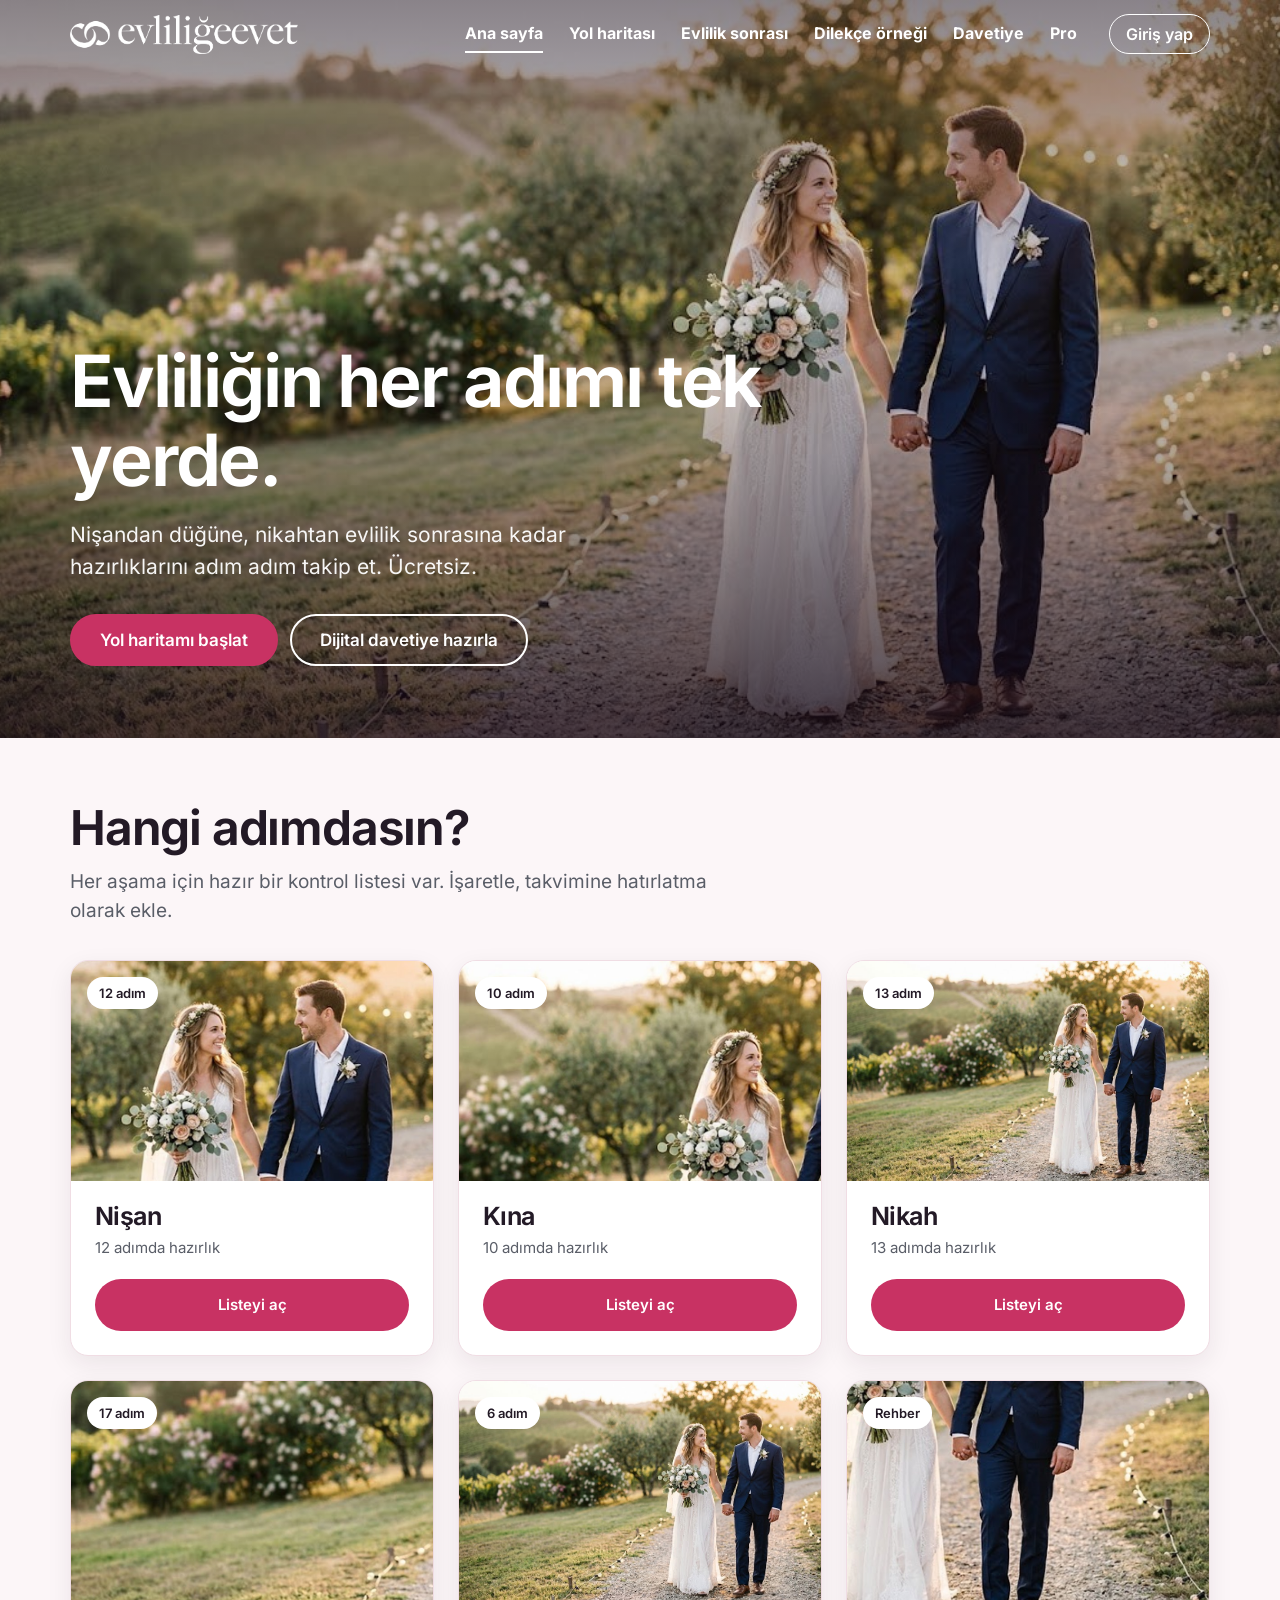
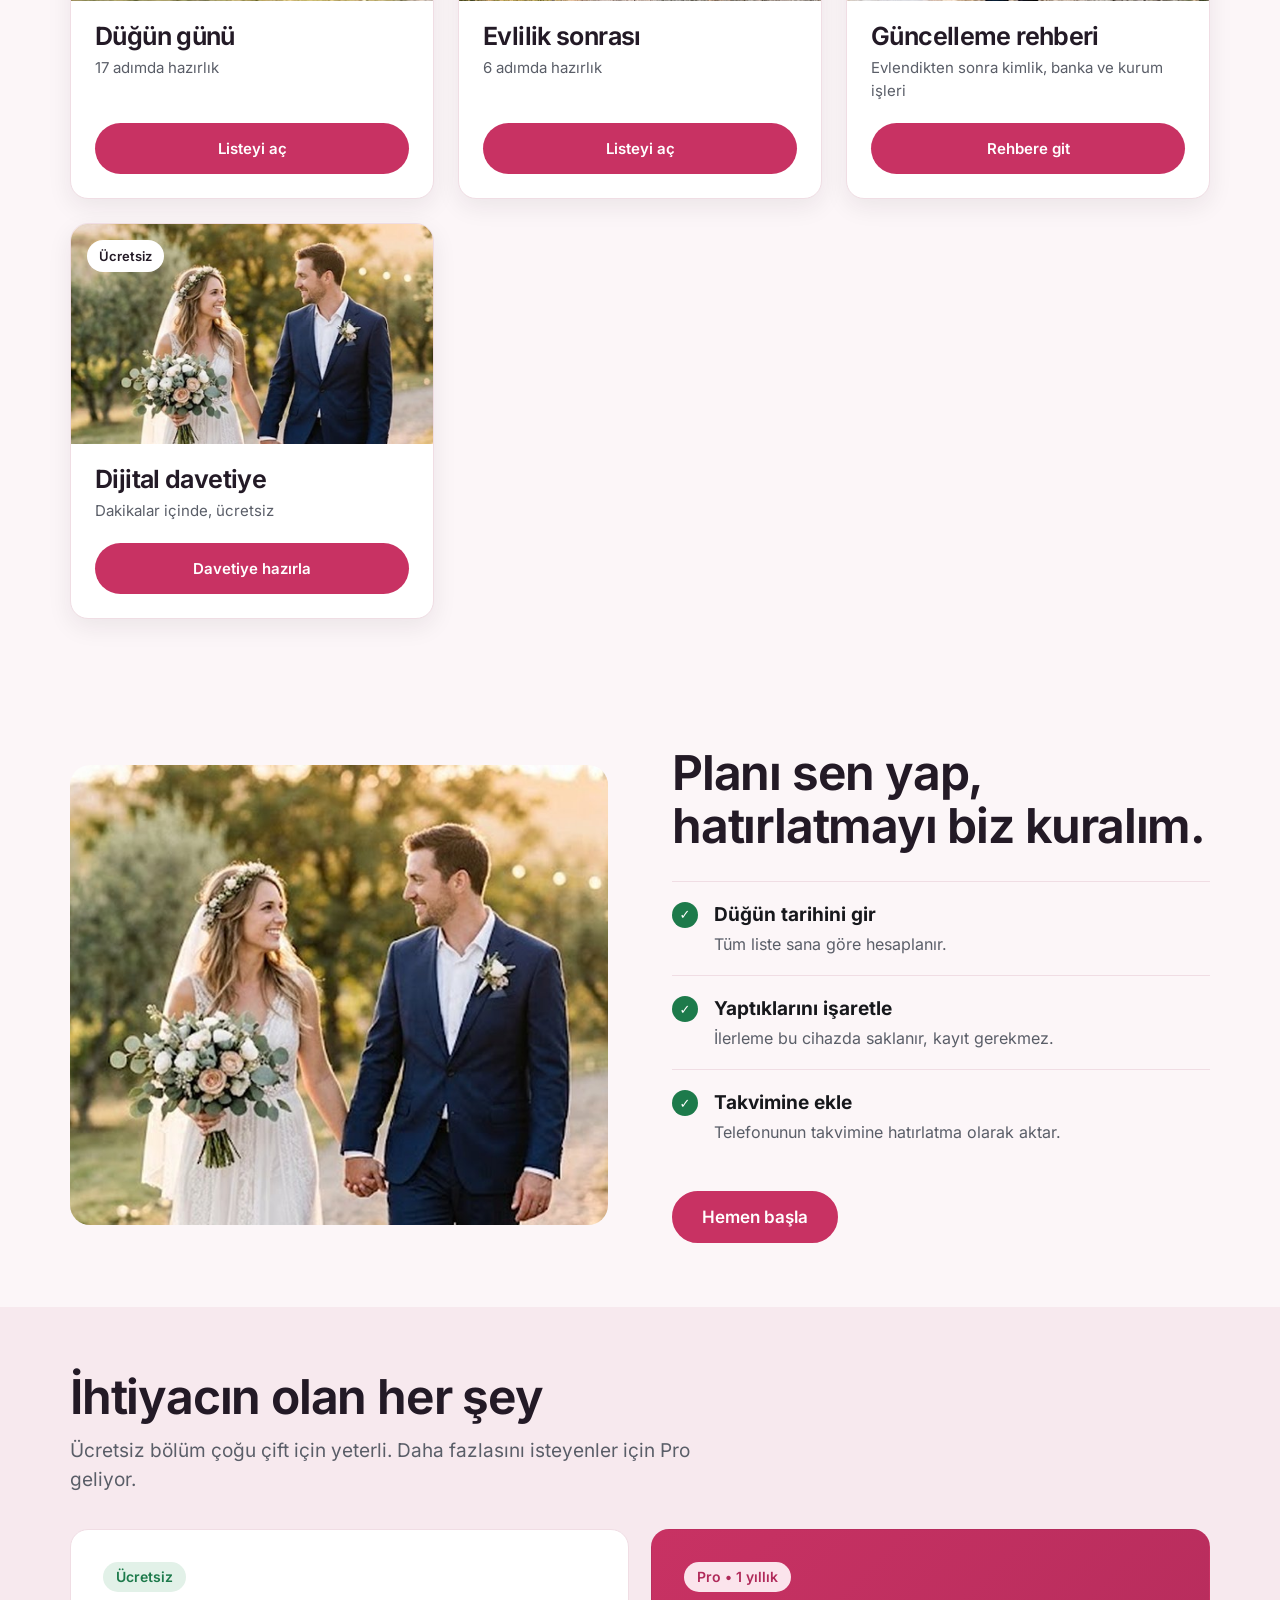
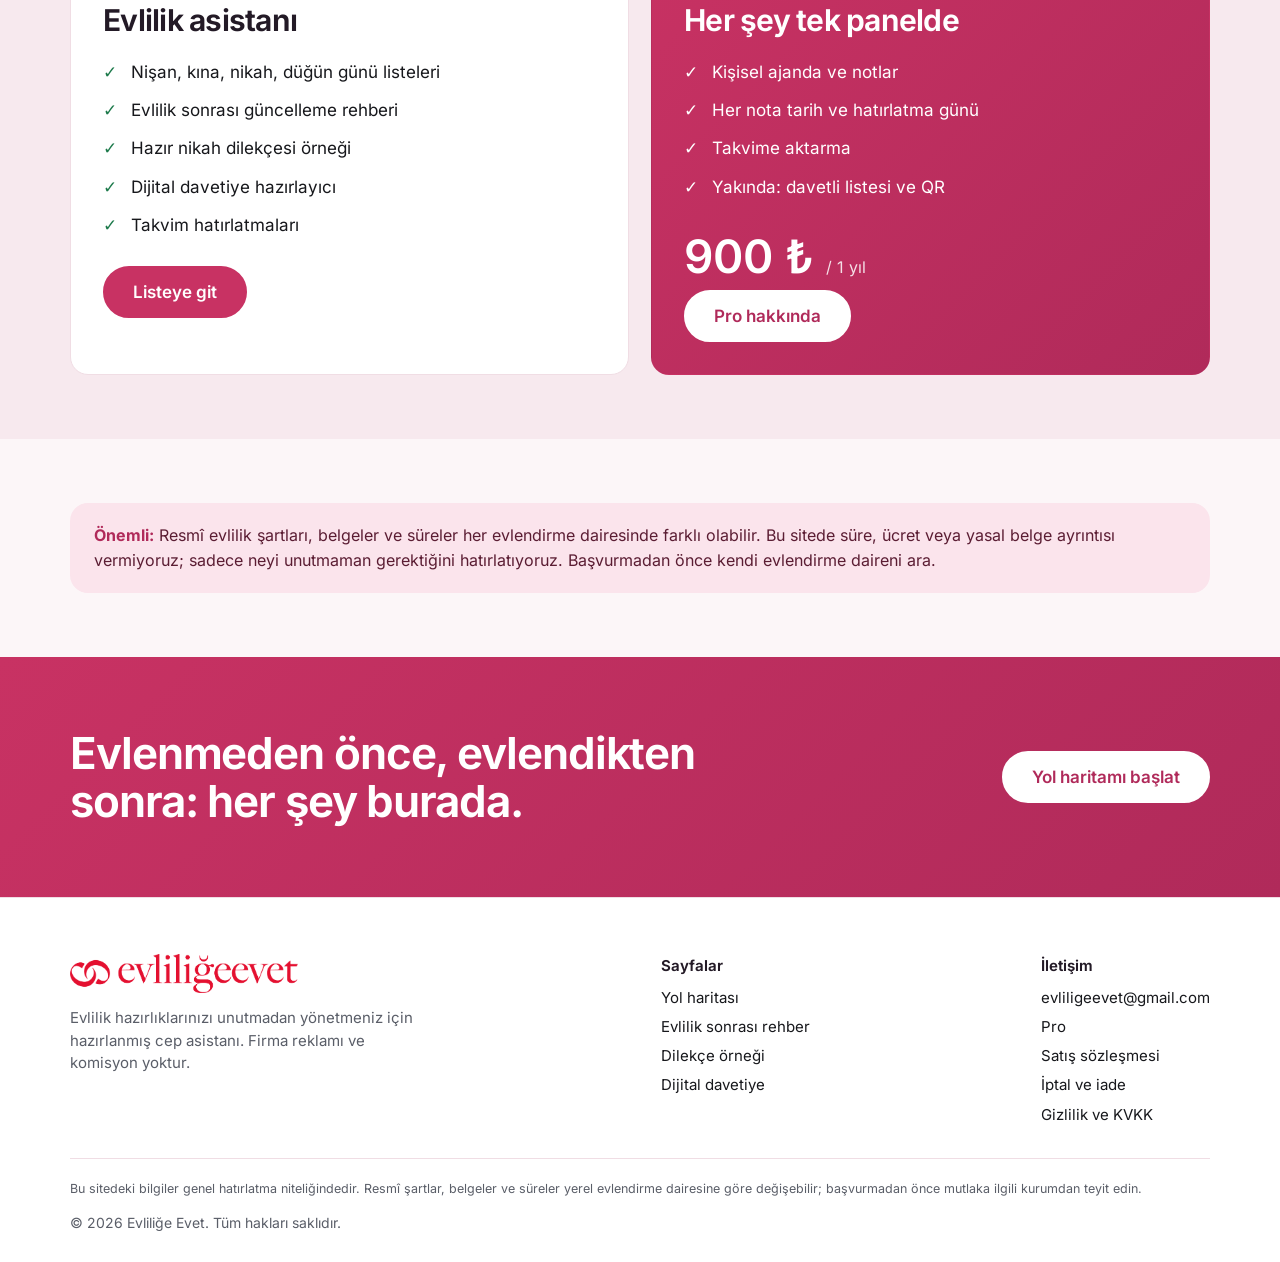
<file: index.html>
<!doctype html><html lang="tr"><head><meta charset="utf-8"><meta name="viewport" content="width=device-width,initial-scale=1">
<title>Evliliğe Evet | Evlilik hazırlıklarınızı cebinizden yönetin</title><meta name="description" content="Nişandan düğüne, evlilik sonrasına kadar hazırlık listesi, dilekçe örneği, dijital davetiye ve hatırlatmalar tek yerde."><meta name="theme-color" content="#c83263">
<meta property="og:title" content="Evliliğe Evet | Evlilik hazırlıklarınızı cebinizden yönetin"><meta property="og:description" content="Nişandan düğüne, evlilik sonrasına kadar hazırlık listesi, dilekçe örneği, dijital davetiye ve hatırlatmalar tek yerde."><meta property="og:type" content="website">
<link rel="icon" href="img/icon.png"><link rel="stylesheet" href="css/style.css"></head><body data-page="ana">
<header class="top"><div class="wrap bar"><a class="logo" href="index.html" aria-label="Evliliğe Evet ana sayfa"><img src="img/logo-red.png" alt="Evliliğe Evet"></a>
<button class="burger" aria-label="Menüyü aç" aria-expanded="false" aria-controls="nav"><svg width="26" height="26" viewBox="0 0 24 24" fill="none" stroke="currentColor" stroke-width="2" stroke-linecap="round"><path d="M4 7h16M4 12h16M4 17h16"/></svg></button><nav class="m" id="nav"><div class="mh"><img src="img/logo-red.png" alt="Evliliğe Evet"><button class="kapat" type="button" aria-label="Menüyü kapat"><svg width="24" height="24" viewBox="0 0 24 24" fill="none" stroke="currentColor" stroke-width="2" stroke-linecap="round"><path d="M5 5l14 14M19 5L5 19"/></svg></button></div><a href="index.html" class="on"><svg class="ik" width="22" height="22" viewBox="0 0 24 24" fill="none" stroke="currentColor" stroke-width="1.8" stroke-linecap="round" stroke-linejoin="round" aria-hidden="true"><path d="M3 11l9-8 9 8v10h-6v-6H9v6H3z"/></svg><span><b>Ana sayfa</b><small>Başlangıç</small></span></a><a href="yol-haritasi.html" class="vurgu"><svg class="ik" width="22" height="22" viewBox="0 0 24 24" fill="none" stroke="currentColor" stroke-width="1.8" stroke-linecap="round" stroke-linejoin="round" aria-hidden="true"><path d="M9 6h11M9 12h11M9 18h11M3 6l1.5 1.5L7 5M3 12l1.5 1.5L7 11M3 18l1.5 1.5L7 17"/></svg><span><b>Yol haritası</b><small>Nişandan düğüne adım adım liste</small></span></a><a href="evlilik-sonrasi.html"><svg class="ik" width="22" height="22" viewBox="0 0 24 24" fill="none" stroke="currentColor" stroke-width="1.8" stroke-linecap="round" stroke-linejoin="round" aria-hidden="true"><path d="M12 21s-7-4.5-9.5-9A5 5 0 0112 6a5 5 0 019.5 6c-2.5 4.5-9.5 9-9.5 9z"/></svg><span><b>Evlilik sonrası</b><small>Kimlik, banka ve kurum güncellemeleri</small></span></a><a href="dilekce.html"><svg class="ik" width="22" height="22" viewBox="0 0 24 24" fill="none" stroke="currentColor" stroke-width="1.8" stroke-linecap="round" stroke-linejoin="round" aria-hidden="true"><path d="M6 3h9l5 5v13H6zM14 3v6h6M9 13h8M9 17h8"/></svg><span><b>Dilekçe örneği</b><small>Nikah başvurusu için hazır metin</small></span></a><a href="davetiye.html"><svg class="ik" width="22" height="22" viewBox="0 0 24 24" fill="none" stroke="currentColor" stroke-width="1.8" stroke-linecap="round" stroke-linejoin="round" aria-hidden="true"><path d="M3 6h18v12H3zM3 7l9 7 9-7"/></svg><span><b>Davetiye</b><small>Dakikalar içinde dijital davetiye</small></span></a><a href="pro.html"><svg class="ik" width="22" height="22" viewBox="0 0 24 24" fill="none" stroke="currentColor" stroke-width="1.8" stroke-linecap="round" stroke-linejoin="round" aria-hidden="true"><path d="M12 3l2.7 5.6 6.1.9-4.4 4.3 1 6.1L12 17l-5.4 2.9 1-6.1L3.2 9.5l6.1-.9z"/></svg><span><b>Pro</b><small>Saatli takvim ve hatırlatma asistanı</small></span></a><a href="giris.html" data-hesap class="hes"><svg class="ik" width="22" height="22" viewBox="0 0 24 24" fill="none" stroke="currentColor" stroke-width="1.8" stroke-linecap="round" stroke-linejoin="round" aria-hidden="true"><path d="M12 12a4 4 0 100-8 4 4 0 000 8zM4 21c0-4 3.6-7 8-7s8 3 8 7"/></svg><span><b>Giriş yap</b><small>Üye ol ya da giriş yap</small></span></a><div class="mf"><a href="mailto:evliligeevet@gmail.com">evliligeevet@gmail.com</a></div></nav><div class="ov" hidden></div></div></header>
<main><section class="hh"><div class="wrap"><h1>Evliliğin her adımı tek yerde.</h1>
<p>Nişandan düğüne, nikahtan evlilik sonrasına kadar hazırlıklarını adım adım takip et. Ücretsiz.</p>
<div class="cta"><a class="btn" href="yol-haritasi.html">Yol haritamı başlat</a><a class="btn o" href="davetiye.html">Dijital davetiye hazırla</a></div></div></section>
<section class="s"><div class="wrap"><h2>Hangi adımdasın?</h2><p class="lead">Her aşama için hazır bir kontrol listesi var. İşaretle, takvimine hatırlatma olarak ekle.</p>
<div class="kg" id="kartlar"></div></div></section>
<section class="s nasil"><div class="wrap g2"><div class="ph2" role="img" aria-label="Gelin ve damat"></div><div><h2>Planı sen yap, hatırlatmayı biz kuralım.</h2><ul>
<li><i>✓</i><div><b>Düğün tarihini gir</b><p>Tüm liste sana göre hesaplanır.</p></div></li>
<li><i>✓</i><div><b>Yaptıklarını işaretle</b><p>İlerleme bu cihazda saklanır, kayıt gerekmez.</p></div></li>
<li><i>✓</i><div><b>Takvimine ekle</b><p>Telefonunun takvimine hatırlatma olarak aktar.</p></div></li></ul><a class="btn" href="yol-haritasi.html">Hemen başla</a></div></div></section>
<section class="s alt"><div class="wrap"><h2>İhtiyacın olan her şey</h2><p class="lead">Ücretsiz bölüm çoğu çift için yeterli. Daha fazlasını isteyenler için Pro geliyor.</p>
<div class="two"><div class="tier"><span class="chip g">Ücretsiz</span><h3 style="margin-top:12px;font-size:30px">Evlilik asistanı</h3><ul><li>Nişan, kına, nikah, düğün günü listeleri</li><li>Evlilik sonrası güncelleme rehberi</li><li>Hazır nikah dilekçesi örneği</li><li>Dijital davetiye hazırlayıcı</li><li>Takvim hatırlatmaları</li></ul><a class="btn" href="yol-haritasi.html">Listeye git</a></div>
<div class="tier pro"><span class="chip">Pro • 1 yıllık</span><h3 style="margin-top:12px;font-size:30px">Her şey tek panelde</h3><ul><li>Kişisel ajanda ve notlar</li><li>Her nota tarih ve hatırlatma günü</li><li>Takvime aktarma</li><li>Yakında: davetli listesi ve QR</li></ul><div class="price"><span data-fiyat>900 ₺</span> <span style="font:16px IN,sans-serif;opacity:.85">/ 1 yıl</span></div><a class="btn" style="background:#fff;color:var(--deep);border-color:#fff" href="pro.html">Pro hakkında</a></div></div></div></section>
<section class="s"><div class="wrap"><div class="note"><b>Önemli:</b> Resmî evlilik şartları, belgeler ve süreler her evlendirme dairesinde farklı olabilir. Bu sitede süre, ücret veya yasal belge ayrıntısı vermiyoruz; sadece neyi unutmaman gerektiğini hatırlatıyoruz. Başvurmadan önce kendi evlendirme daireni ara.</div></div></section>
<section class="cag"><div class="wrap"><h2>Evlenmeden önce, evlendikten sonra: her şey burada.</h2><a class="btn" href="yol-haritasi.html">Yol haritamı başlat</a></div></section></main><footer><div class="wrap"><div class="fg"><div><img src="img/logo-red.png" alt="Evliliğe Evet"><p>Evlilik hazırlıklarınızı unutmadan yönetmeniz için hazırlanmış cep asistanı. Firma reklamı ve komisyon yoktur.</p><div class="sos"><a data-sos="INSTAGRAM" hidden aria-label="Instagram" rel="noopener" target="_blank"><svg width="20" height="20" viewBox="0 0 24 24" fill="none" stroke="currentColor" stroke-width="1.9"><rect x="3" y="3" width="18" height="18" rx="5"/><circle cx="12" cy="12" r="4"/><circle cx="17.3" cy="6.7" r="1" fill="currentColor" stroke="none"/></svg></a><a data-sos="YOUTUBE" hidden aria-label="YouTube" rel="noopener" target="_blank"><svg width="22" height="22" viewBox="0 0 24 24" fill="none" stroke="currentColor" stroke-width="1.9"><rect x="2.5" y="5.5" width="19" height="13" rx="4"/><path d="M10 9.5v5l4.5-2.5z" fill="currentColor"/></svg></a><a data-sos="TIKTOK" hidden aria-label="TikTok" rel="noopener" target="_blank"><svg width="20" height="20" viewBox="0 0 24 24" fill="none" stroke="currentColor" stroke-width="1.9" stroke-linecap="round"><path d="M14 3v11.5a3.5 3.5 0 11-3.5-3.5M14 3c.4 2.6 2 4.2 5 4.4"/></svg></a><a data-sos="FACEBOOK" hidden aria-label="Facebook" rel="noopener" target="_blank"><svg width="20" height="20" viewBox="0 0 24 24" fill="none" stroke="currentColor" stroke-width="1.9" stroke-linecap="round"><path d="M14 8h3V4h-3a4 4 0 00-4 4v3H7v4h3v6h4v-6h3l1-4h-4V8z"/></svg></a></div></div>
<div><h4>Sayfalar</h4><a href="yol-haritasi.html">Yol haritası</a><a href="evlilik-sonrasi.html">Evlilik sonrası rehber</a><a href="dilekce.html">Dilekçe örneği</a><a href="davetiye.html">Dijital davetiye</a></div>
<div><h4>İletişim</h4><a href="mailto:evliligeevet@gmail.com">evliligeevet@gmail.com</a><a href="pro.html">Pro</a><a href="sozlesme.html">Satış sözleşmesi</a><a href="iade.html">İptal ve iade</a><a href="kvkk.html">Gizlilik ve KVKK</a></div></div>
<small>Bu sitedeki bilgiler genel hatırlatma niteliğindedir. Resmî şartlar, belgeler ve süreler yerel evlendirme dairesine göre değişebilir; başvurmadan önce mutlaka ilgili kurumdan teyit edin.</small>
<div class="alt2">© <span class="yil">2026</span> Evliliğe Evet. Tüm hakları saklıdır.</div></div></footer>
<script src="js/config.js"></script><script src="js/data.js"></script><script src="js/veri.js"></script><script src="js/app.js"></script><script src="js/uye.js"></script></body></html>
</file>
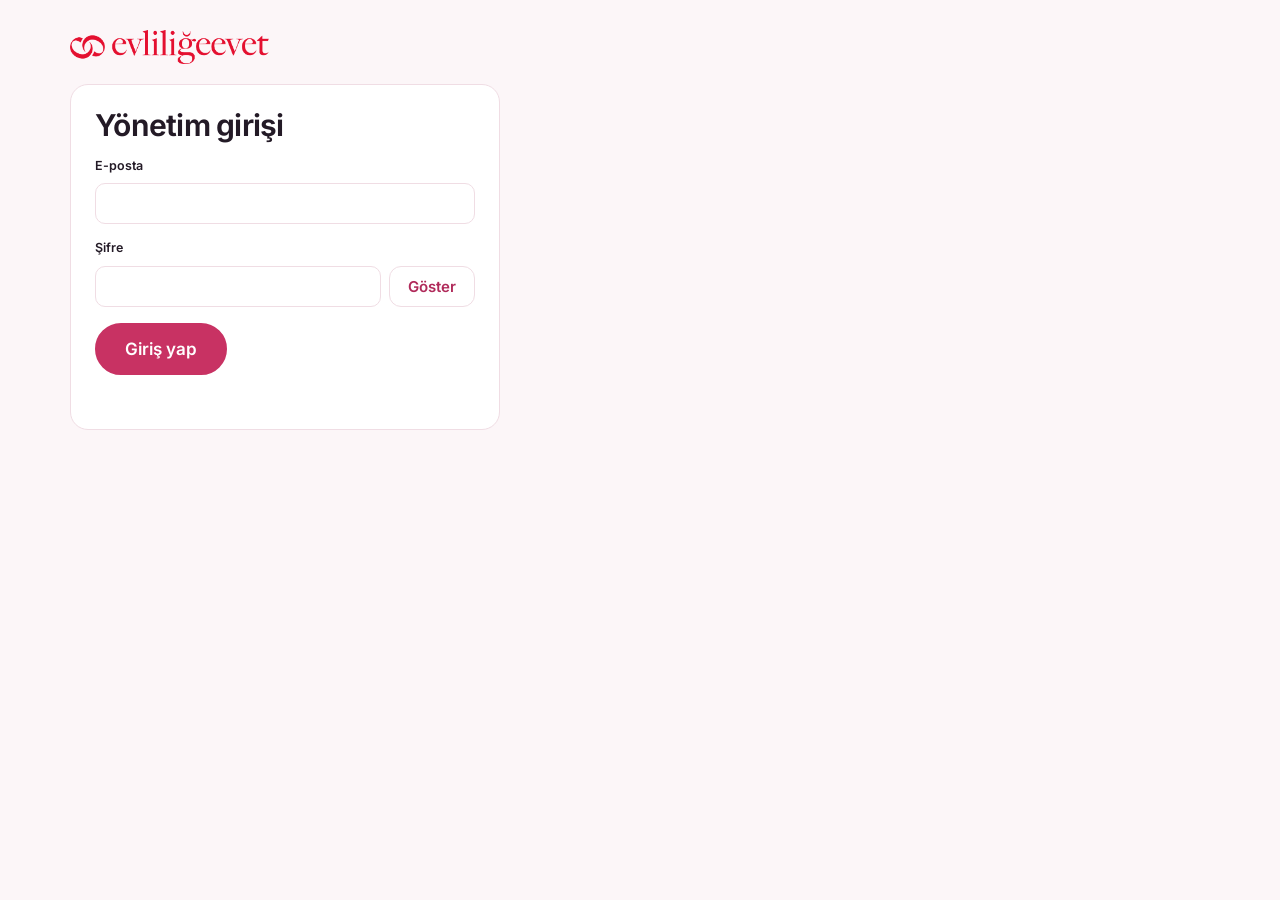
<file: admin.html>
<!doctype html><html lang="tr"><head><meta charset="utf-8"><meta name="viewport" content="width=device-width,initial-scale=1">
<meta name="robots" content="noindex,nofollow"><title>Yönetim | Evliliğe Evet</title><link rel="icon" href="img/icon.png"><link rel="stylesheet" href="css/style.css"></head><body>
<div class="ad"><img src="img/logo-red.png" alt="Evliliğe Evet" style="height:34px;margin-bottom:20px">
<div id="girisK" class="box" style="max-width:430px"><h1 style="font-size:30px;margin-bottom:14px">Yönetim girişi</h1>
<div class="fm" style="grid-template-columns:1fr"><div class="f"><label for="em">E-posta</label><input id="em" type="email" autocomplete="username"></div>
<div class="f"><label for="pw">Şifre</label><div class="pw"><input id="pw" type="password" autocomplete="current-password"><button type="button" id="goz">Göster</button></div></div></div>
<button class="btn" id="giris" type="button" style="margin-top:16px">Giriş yap</button><p class="msg err" id="gmsg" style="margin-top:10px"></p></div>
<div id="panelK" style="display:none">
<div class="ust7"><h1>Yönetim</h1><button class="btn o sm" id="cikis" type="button">Çıkış</button></div>
<div class="ay7"><nav class="sol7" id="ust" aria-label="Yönetim menüsü"><button class="tab on" data-b="oz" type="button">Genel bakış</button><button class="tab" data-b="uye" type="button">Müşteriler</button><button class="tab" data-b="sip" type="button">Ödemeler</button><button class="tab" data-b="tk" type="button">Takvim</button><button class="tab" data-b="ay" type="button">Ayarlar</button><button class="tab" data-b="liste" type="button">Site içeriği</button></nav><div class="ic7"><div id="s_oz"></div><div id="s_uye" hidden></div><div id="s_sip" hidden></div><div id="s_tk" hidden></div><div id="s_ay" hidden></div><div id="s_liste" hidden><p style="color:var(--mut);margin:8px 0 18px">Maddeleri buradan ekleyin, düzeltin ya da gizleyin. Kaydettiğiniz anda sitede görünür. Yeni kategori eklerseniz ana sayfada kendiliğinden yeni kart olur.</p>
<div class="tabs" id="kt"></div><p class="msg" id="msg"></p>
<div class="box"><h3 style="font-size:22px;margin-bottom:10px">Yeni madde ekle</h3><div class="row" style="border:0;padding:0"><div><label>Başlık</label><input id="nb" placeholder="Örn: Gelin bukesini sipariş edin"></div><div id="nhw"><label>Düğünden kaç hafta önce?</label><input id="nh" type="number" value="-4"></div><div><label>Listedeki sırası</label><input id="ns" type="number" value="100"></div>
<div class="w"><label>Açıklama</label><textarea id="na"></textarea></div><div class="acts"><button class="btn sm" id="ekle" type="button">Ekle</button><span style="font-size:13px;color:var(--mut)">Düğünden kaç hafta önce: eksi işaretli sayı yazın. -4 = düğünden 4 hafta önce, 0 = düğün günü, 2 = düğünden 2 hafta sonra. Sıra: küçük sayı listenin üstünde görünür. İkisine de dokunmazsanız sorun olmaz.</span></div></div></div>
<div id="satir"></div>
<div class="box"><h3 style="font-size:22px;margin-bottom:10px">Kategori işlemleri</h3><div class="row" style="border:0;padding:0;grid-template-columns:1fr 1fr 90px"><div><label>Yeni kategori adı</label><input id="kad" placeholder="Örn: Balayı"></div><div><label>Tür</label><select id="ktur"><option value="liste">Yol haritası listesi</option><option value="rehber">Evlilik sonrası rehber</option></select></div><div><label>Listedeki sırası</label><input id="ksira" type="number" value="50"></div>
<div class="acts"><button class="btn sm" id="kekle" type="button">Kategori ekle</button><button class="btn sm del" id="ksil" type="button">Seçili kategoriyi sil</button></div></div></div>
</div></div></div></div>
<script src="js/config.js"></script><script src="js/admin.js"></script></body></html>
</file>
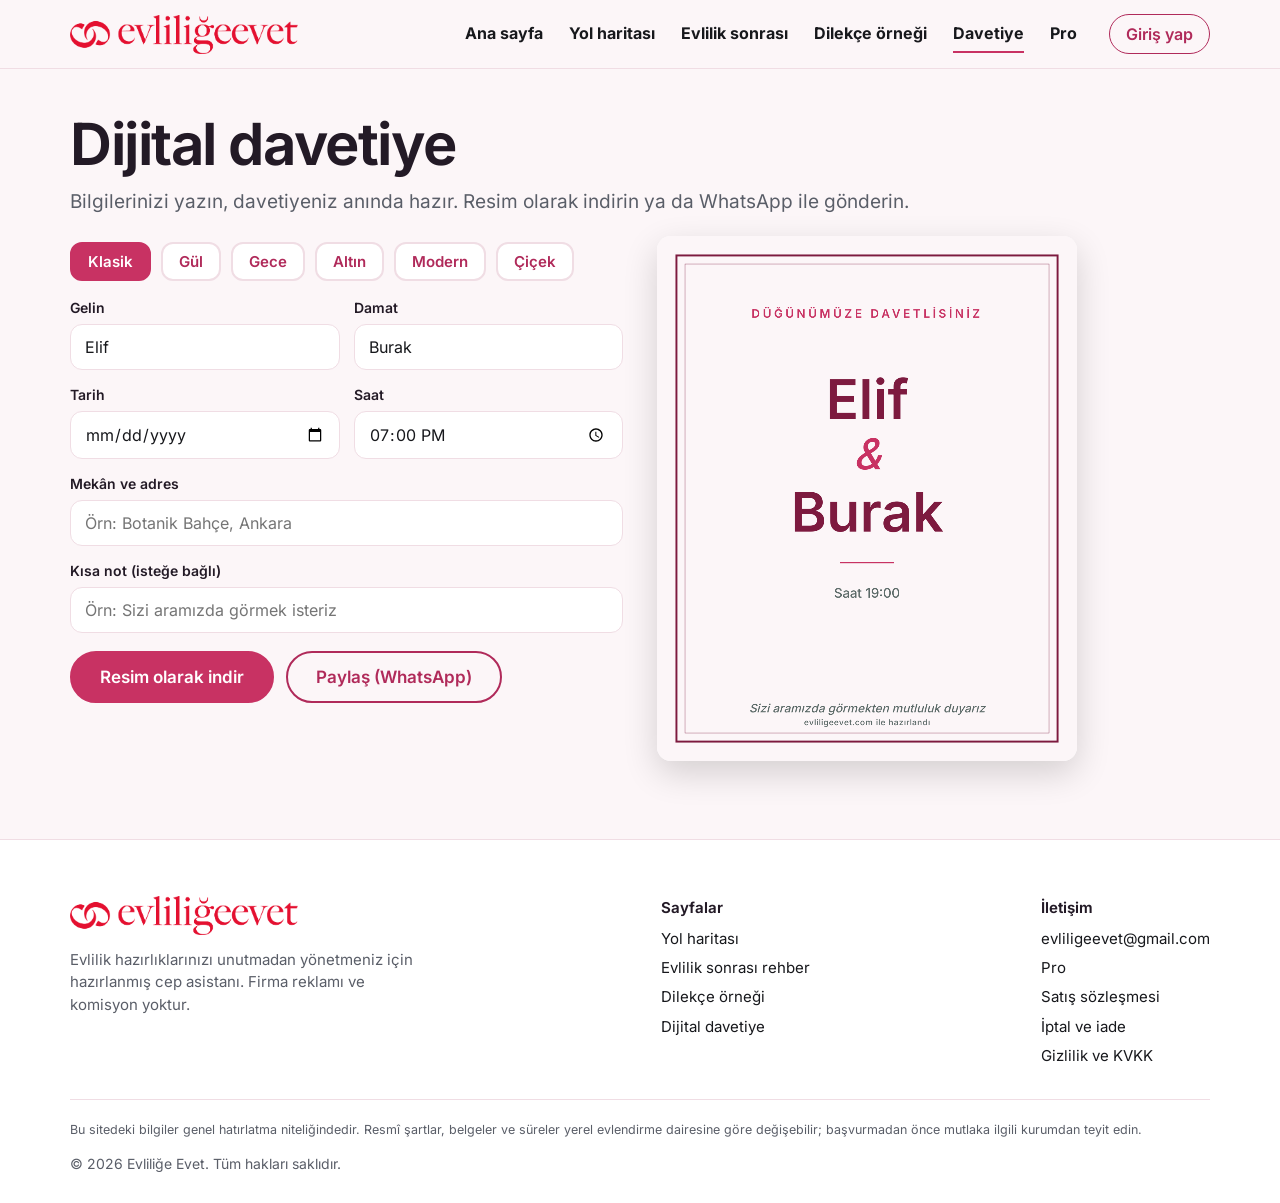
<file: davetiye.html>
<!doctype html><html lang="tr"><head><meta charset="utf-8"><meta name="viewport" content="width=device-width,initial-scale=1">
<title>Dijital davetiye hazırlayıcı | Evliliğe Evet</title><meta name="description" content="İsimlerinizi yazın, davetiyeniz hazır. İndirin ve WhatsApp ile gönderin."><meta name="theme-color" content="#c83263">
<meta property="og:title" content="Dijital davetiye hazırlayıcı | Evliliğe Evet"><meta property="og:description" content="İsimlerinizi yazın, davetiyeniz hazır. İndirin ve WhatsApp ile gönderin."><meta property="og:type" content="website">
<link rel="icon" href="img/icon.png"><link rel="stylesheet" href="css/style.css"></head><body data-page="dav">
<header class="top"><div class="wrap bar"><a class="logo" href="index.html" aria-label="Evliliğe Evet ana sayfa"><img src="img/logo-red.png" alt="Evliliğe Evet"></a>
<button class="burger" aria-label="Menüyü aç" aria-expanded="false" aria-controls="nav"><svg width="26" height="26" viewBox="0 0 24 24" fill="none" stroke="currentColor" stroke-width="2" stroke-linecap="round"><path d="M4 7h16M4 12h16M4 17h16"/></svg></button><nav class="m" id="nav"><div class="mh"><img src="img/logo-red.png" alt="Evliliğe Evet"><button class="kapat" type="button" aria-label="Menüyü kapat"><svg width="24" height="24" viewBox="0 0 24 24" fill="none" stroke="currentColor" stroke-width="2" stroke-linecap="round"><path d="M5 5l14 14M19 5L5 19"/></svg></button></div><a href="index.html"><svg class="ik" width="22" height="22" viewBox="0 0 24 24" fill="none" stroke="currentColor" stroke-width="1.8" stroke-linecap="round" stroke-linejoin="round" aria-hidden="true"><path d="M3 11l9-8 9 8v10h-6v-6H9v6H3z"/></svg><span><b>Ana sayfa</b><small>Başlangıç</small></span></a><a href="yol-haritasi.html" class="vurgu"><svg class="ik" width="22" height="22" viewBox="0 0 24 24" fill="none" stroke="currentColor" stroke-width="1.8" stroke-linecap="round" stroke-linejoin="round" aria-hidden="true"><path d="M9 6h11M9 12h11M9 18h11M3 6l1.5 1.5L7 5M3 12l1.5 1.5L7 11M3 18l1.5 1.5L7 17"/></svg><span><b>Yol haritası</b><small>Nişandan düğüne adım adım liste</small></span></a><a href="evlilik-sonrasi.html"><svg class="ik" width="22" height="22" viewBox="0 0 24 24" fill="none" stroke="currentColor" stroke-width="1.8" stroke-linecap="round" stroke-linejoin="round" aria-hidden="true"><path d="M12 21s-7-4.5-9.5-9A5 5 0 0112 6a5 5 0 019.5 6c-2.5 4.5-9.5 9-9.5 9z"/></svg><span><b>Evlilik sonrası</b><small>Kimlik, banka ve kurum güncellemeleri</small></span></a><a href="dilekce.html"><svg class="ik" width="22" height="22" viewBox="0 0 24 24" fill="none" stroke="currentColor" stroke-width="1.8" stroke-linecap="round" stroke-linejoin="round" aria-hidden="true"><path d="M6 3h9l5 5v13H6zM14 3v6h6M9 13h8M9 17h8"/></svg><span><b>Dilekçe örneği</b><small>Nikah başvurusu için hazır metin</small></span></a><a href="davetiye.html" class="on"><svg class="ik" width="22" height="22" viewBox="0 0 24 24" fill="none" stroke="currentColor" stroke-width="1.8" stroke-linecap="round" stroke-linejoin="round" aria-hidden="true"><path d="M3 6h18v12H3zM3 7l9 7 9-7"/></svg><span><b>Davetiye</b><small>Dakikalar içinde dijital davetiye</small></span></a><a href="pro.html"><svg class="ik" width="22" height="22" viewBox="0 0 24 24" fill="none" stroke="currentColor" stroke-width="1.8" stroke-linecap="round" stroke-linejoin="round" aria-hidden="true"><path d="M12 3l2.7 5.6 6.1.9-4.4 4.3 1 6.1L12 17l-5.4 2.9 1-6.1L3.2 9.5l6.1-.9z"/></svg><span><b>Pro</b><small>Saatli takvim ve hatırlatma asistanı</small></span></a><a href="giris.html" data-hesap class="hes"><svg class="ik" width="22" height="22" viewBox="0 0 24 24" fill="none" stroke="currentColor" stroke-width="1.8" stroke-linecap="round" stroke-linejoin="round" aria-hidden="true"><path d="M12 12a4 4 0 100-8 4 4 0 000 8zM4 21c0-4 3.6-7 8-7s8 3 8 7"/></svg><span><b>Giriş yap</b><small>Üye ol ya da giriş yap</small></span></a><div class="mf"><a href="mailto:evliligeevet@gmail.com">evliligeevet@gmail.com</a></div></nav><div class="ov" hidden></div></div></header>
<main><div class="wrap"><div class="ph"><h1>Dijital davetiye</h1><p>Bilgilerinizi yazın, davetiyeniz anında hazır. Resim olarak indirin ya da WhatsApp ile gönderin.</p></div>
<div class="sp"><div><div class="tpls"><button class="tpl on" data-t="klasik" type="button">Klasik</button><button class="tpl" data-t="gul" type="button">Gül</button><button class="tpl" data-t="gece" type="button">Gece</button><button class="tpl" data-t="altin" type="button">Altın</button><button class="tpl" data-t="modern" type="button">Modern</button><button class="tpl" data-t="cicek" type="button">Çiçek</button></div>
<div class="fm"><div class="f"><label for="gelin">Gelin</label><input id="gelin" value="Elif" maxlength="24"></div><div class="f"><label for="damat">Damat</label><input id="damat" value="Burak" maxlength="24"></div>
<div class="f"><label for="tarih">Tarih</label><input id="tarih" type="date"></div><div class="f"><label for="saat">Saat</label><input id="saat" type="time" value="19:00"></div>
<div class="f w"><label for="mekan">Mekân ve adres</label><input id="mekan" placeholder="Örn: Botanik Bahçe, Ankara" maxlength="90"></div>
<div class="f w"><label for="not">Kısa not (isteğe bağlı)</label><input id="not" placeholder="Örn: Sizi aramızda görmek isteriz" maxlength="80"></div></div>
<div style="display:flex;gap:12px;flex-wrap:wrap;margin-top:18px"><button class="btn" id="indir" type="button">Resim olarak indir</button><button class="btn o" id="paylas" type="button">Paylaş (WhatsApp)</button></div></div>
<div><canvas id="cv" class="cv" width="1080" height="1350" aria-label="Davetiye önizlemesi"></canvas></div></div></div></main><footer><div class="wrap"><div class="fg"><div><img src="img/logo-red.png" alt="Evliliğe Evet"><p>Evlilik hazırlıklarınızı unutmadan yönetmeniz için hazırlanmış cep asistanı. Firma reklamı ve komisyon yoktur.</p><div class="sos"><a data-sos="INSTAGRAM" hidden aria-label="Instagram" rel="noopener" target="_blank"><svg width="20" height="20" viewBox="0 0 24 24" fill="none" stroke="currentColor" stroke-width="1.9"><rect x="3" y="3" width="18" height="18" rx="5"/><circle cx="12" cy="12" r="4"/><circle cx="17.3" cy="6.7" r="1" fill="currentColor" stroke="none"/></svg></a><a data-sos="YOUTUBE" hidden aria-label="YouTube" rel="noopener" target="_blank"><svg width="22" height="22" viewBox="0 0 24 24" fill="none" stroke="currentColor" stroke-width="1.9"><rect x="2.5" y="5.5" width="19" height="13" rx="4"/><path d="M10 9.5v5l4.5-2.5z" fill="currentColor"/></svg></a><a data-sos="TIKTOK" hidden aria-label="TikTok" rel="noopener" target="_blank"><svg width="20" height="20" viewBox="0 0 24 24" fill="none" stroke="currentColor" stroke-width="1.9" stroke-linecap="round"><path d="M14 3v11.5a3.5 3.5 0 11-3.5-3.5M14 3c.4 2.6 2 4.2 5 4.4"/></svg></a><a data-sos="FACEBOOK" hidden aria-label="Facebook" rel="noopener" target="_blank"><svg width="20" height="20" viewBox="0 0 24 24" fill="none" stroke="currentColor" stroke-width="1.9" stroke-linecap="round"><path d="M14 8h3V4h-3a4 4 0 00-4 4v3H7v4h3v6h4v-6h3l1-4h-4V8z"/></svg></a></div></div>
<div><h4>Sayfalar</h4><a href="yol-haritasi.html">Yol haritası</a><a href="evlilik-sonrasi.html">Evlilik sonrası rehber</a><a href="dilekce.html">Dilekçe örneği</a><a href="davetiye.html">Dijital davetiye</a></div>
<div><h4>İletişim</h4><a href="mailto:evliligeevet@gmail.com">evliligeevet@gmail.com</a><a href="pro.html">Pro</a><a href="sozlesme.html">Satış sözleşmesi</a><a href="iade.html">İptal ve iade</a><a href="kvkk.html">Gizlilik ve KVKK</a></div></div>
<small>Bu sitedeki bilgiler genel hatırlatma niteliğindedir. Resmî şartlar, belgeler ve süreler yerel evlendirme dairesine göre değişebilir; başvurmadan önce mutlaka ilgili kurumdan teyit edin.</small>
<div class="alt2">© <span class="yil">2026</span> Evliliğe Evet. Tüm hakları saklıdır.</div></div></footer>
<script src="js/config.js"></script><script src="js/data.js"></script><script src="js/veri.js"></script><script src="js/app.js"></script><script src="js/uye.js"></script><script src="js/davetiye.js"></script></body></html>
</file>
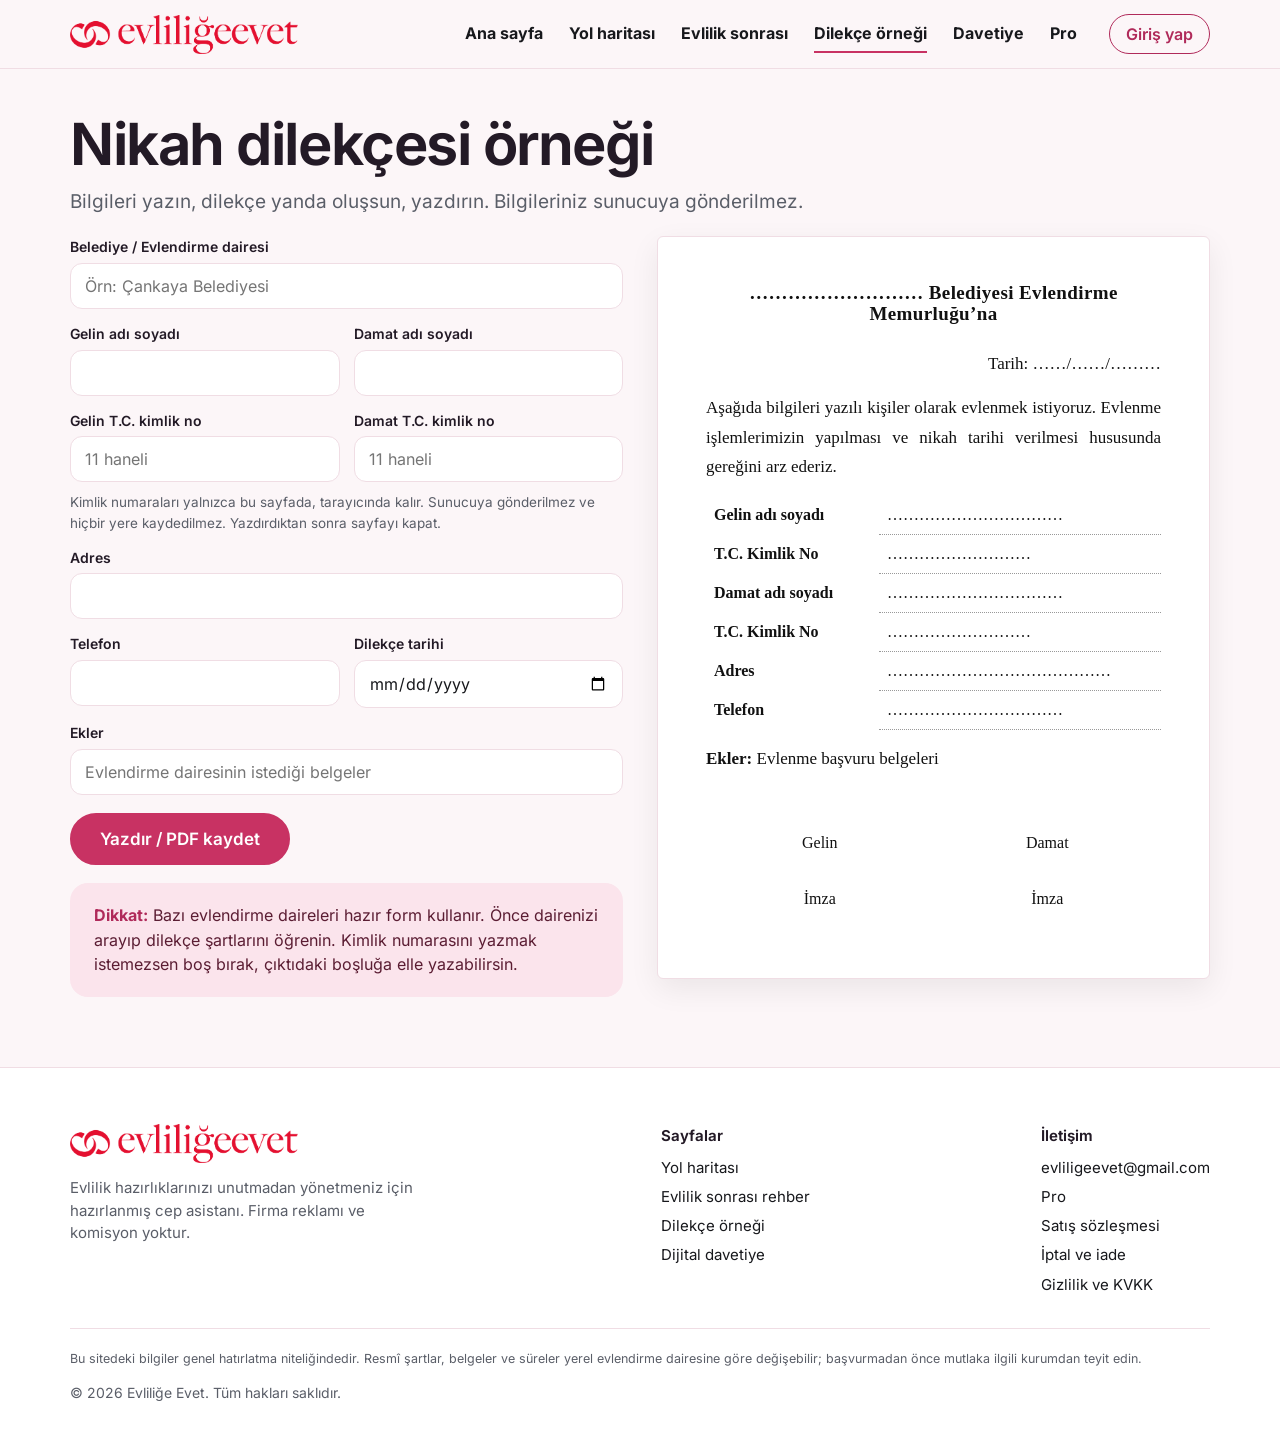
<file: dilekce.html>
<!doctype html><html lang="tr"><head><meta charset="utf-8"><meta name="viewport" content="width=device-width,initial-scale=1">
<title>Nikah başvuru dilekçesi örneği | Evliliğe Evet</title><meta name="description" content="Hazır nikah başvuru dilekçesi örneği. Bilgilerinizi yazın, yazdırın."><meta name="theme-color" content="#c83263">
<meta property="og:title" content="Nikah başvuru dilekçesi örneği | Evliliğe Evet"><meta property="og:description" content="Hazır nikah başvuru dilekçesi örneği. Bilgilerinizi yazın, yazdırın."><meta property="og:type" content="website">
<link rel="icon" href="img/icon.png"><link rel="stylesheet" href="css/style.css"></head><body data-page="dilekce">
<header class="top"><div class="wrap bar"><a class="logo" href="index.html" aria-label="Evliliğe Evet ana sayfa"><img src="img/logo-red.png" alt="Evliliğe Evet"></a>
<button class="burger" aria-label="Menüyü aç" aria-expanded="false" aria-controls="nav"><svg width="26" height="26" viewBox="0 0 24 24" fill="none" stroke="currentColor" stroke-width="2" stroke-linecap="round"><path d="M4 7h16M4 12h16M4 17h16"/></svg></button><nav class="m" id="nav"><div class="mh"><img src="img/logo-red.png" alt="Evliliğe Evet"><button class="kapat" type="button" aria-label="Menüyü kapat"><svg width="24" height="24" viewBox="0 0 24 24" fill="none" stroke="currentColor" stroke-width="2" stroke-linecap="round"><path d="M5 5l14 14M19 5L5 19"/></svg></button></div><a href="index.html"><svg class="ik" width="22" height="22" viewBox="0 0 24 24" fill="none" stroke="currentColor" stroke-width="1.8" stroke-linecap="round" stroke-linejoin="round" aria-hidden="true"><path d="M3 11l9-8 9 8v10h-6v-6H9v6H3z"/></svg><span><b>Ana sayfa</b><small>Başlangıç</small></span></a><a href="yol-haritasi.html" class="vurgu"><svg class="ik" width="22" height="22" viewBox="0 0 24 24" fill="none" stroke="currentColor" stroke-width="1.8" stroke-linecap="round" stroke-linejoin="round" aria-hidden="true"><path d="M9 6h11M9 12h11M9 18h11M3 6l1.5 1.5L7 5M3 12l1.5 1.5L7 11M3 18l1.5 1.5L7 17"/></svg><span><b>Yol haritası</b><small>Nişandan düğüne adım adım liste</small></span></a><a href="evlilik-sonrasi.html"><svg class="ik" width="22" height="22" viewBox="0 0 24 24" fill="none" stroke="currentColor" stroke-width="1.8" stroke-linecap="round" stroke-linejoin="round" aria-hidden="true"><path d="M12 21s-7-4.5-9.5-9A5 5 0 0112 6a5 5 0 019.5 6c-2.5 4.5-9.5 9-9.5 9z"/></svg><span><b>Evlilik sonrası</b><small>Kimlik, banka ve kurum güncellemeleri</small></span></a><a href="dilekce.html" class="on"><svg class="ik" width="22" height="22" viewBox="0 0 24 24" fill="none" stroke="currentColor" stroke-width="1.8" stroke-linecap="round" stroke-linejoin="round" aria-hidden="true"><path d="M6 3h9l5 5v13H6zM14 3v6h6M9 13h8M9 17h8"/></svg><span><b>Dilekçe örneği</b><small>Nikah başvurusu için hazır metin</small></span></a><a href="davetiye.html"><svg class="ik" width="22" height="22" viewBox="0 0 24 24" fill="none" stroke="currentColor" stroke-width="1.8" stroke-linecap="round" stroke-linejoin="round" aria-hidden="true"><path d="M3 6h18v12H3zM3 7l9 7 9-7"/></svg><span><b>Davetiye</b><small>Dakikalar içinde dijital davetiye</small></span></a><a href="pro.html"><svg class="ik" width="22" height="22" viewBox="0 0 24 24" fill="none" stroke="currentColor" stroke-width="1.8" stroke-linecap="round" stroke-linejoin="round" aria-hidden="true"><path d="M12 3l2.7 5.6 6.1.9-4.4 4.3 1 6.1L12 17l-5.4 2.9 1-6.1L3.2 9.5l6.1-.9z"/></svg><span><b>Pro</b><small>Saatli takvim ve hatırlatma asistanı</small></span></a><a href="giris.html" data-hesap class="hes"><svg class="ik" width="22" height="22" viewBox="0 0 24 24" fill="none" stroke="currentColor" stroke-width="1.8" stroke-linecap="round" stroke-linejoin="round" aria-hidden="true"><path d="M12 12a4 4 0 100-8 4 4 0 000 8zM4 21c0-4 3.6-7 8-7s8 3 8 7"/></svg><span><b>Giriş yap</b><small>Üye ol ya da giriş yap</small></span></a><div class="mf"><a href="mailto:evliligeevet@gmail.com">evliligeevet@gmail.com</a></div></nav><div class="ov" hidden></div></div></header>
<main><div class="wrap"><div class="ph"><h1>Nikah dilekçesi örneği</h1><p>Bilgileri yazın, dilekçe yanda oluşsun, yazdırın. Bilgileriniz sunucuya gönderilmez.</p></div>
<div class="sp"><div><div class="fm">
<div class="f w"><label for="memurluk">Belediye / Evlendirme dairesi</label><input id="memurluk" placeholder="Örn: Çankaya Belediyesi"></div>
<div class="f"><label for="gelin">Gelin adı soyadı</label><input id="gelin"></div><div class="f"><label for="damat">Damat adı soyadı</label><input id="damat"></div>
<div class="f"><label for="gtc">Gelin T.C. kimlik no</label><input id="gtc" inputmode="numeric" maxlength="11" autocomplete="off" placeholder="11 haneli"></div><div class="f"><label for="dtc">Damat T.C. kimlik no</label><input id="dtc" inputmode="numeric" maxlength="11" autocomplete="off" placeholder="11 haneli"></div>
<p class="not2" id="tcn" style="grid-column:1/-1;margin:-4px 0 0;font-size:13.5px">Kimlik numaraları yalnızca bu sayfada, tarayıcında kalır. Sunucuya gönderilmez ve hiçbir yere kaydedilmez. Yazdırdıktan sonra sayfayı kapat.</p>
<div class="f w"><label for="adres">Adres</label><input id="adres"></div><div class="f"><label for="tel">Telefon</label><input id="tel" type="tel"></div>
<div class="f"><label for="tarih">Dilekçe tarihi</label><input id="tarih" type="date"></div>
<div class="f w"><label for="ek">Ekler</label><input id="ek" placeholder="Evlendirme dairesinin istediği belgeler"></div></div>
<button class="btn" id="yaz" type="button" style="margin-top:18px">Yazdır / PDF kaydet</button>
<div class="note" style="margin-top:18px"><b>Dikkat:</b> Bazı evlendirme daireleri hazır form kullanır. Önce dairenizi arayıp dilekçe şartlarını öğrenin. Kimlik numarasını yazmak istemezsen boş bırak, çıktıdaki boşluğa elle yazabilirsin.</div></div>
<div class="paper"><h3 id="o_mem">……………………… Evlendirme Memurluğu’na</h3>
<p class="r">Tarih: <span id="o_tarih">……/……/………</span></p>
<p>Aşağıda bilgileri yazılı kişiler olarak evlenmek istiyoruz. Evlenme işlemlerimizin yapılması ve nikah tarihi verilmesi hususunda gereğini arz ederiz.</p>
<table><tr><td>Gelin adı soyadı</td><td id="o_gelin"></td></tr><tr><td>T.C. Kimlik No</td><td id="o_gtc">………………………</td></tr><tr><td>Damat adı soyadı</td><td id="o_damat"></td></tr><tr><td>T.C. Kimlik No</td><td id="o_dtc">………………………</td></tr><tr><td>Adres</td><td id="o_adres"></td></tr><tr><td>Telefon</td><td id="o_tel"></td></tr></table>
<p><b>Ekler:</b> <span id="o_ek"></span></p>
<table style="margin-top:50px"><tr><td style="width:50%;text-align:center;font-weight:400;border:0">Gelin<br><br>İmza</td><td style="text-align:center;border:0">Damat<br><br>İmza</td></tr></table></div></div></div></main><footer><div class="wrap"><div class="fg"><div><img src="img/logo-red.png" alt="Evliliğe Evet"><p>Evlilik hazırlıklarınızı unutmadan yönetmeniz için hazırlanmış cep asistanı. Firma reklamı ve komisyon yoktur.</p><div class="sos"><a data-sos="INSTAGRAM" hidden aria-label="Instagram" rel="noopener" target="_blank"><svg width="20" height="20" viewBox="0 0 24 24" fill="none" stroke="currentColor" stroke-width="1.9"><rect x="3" y="3" width="18" height="18" rx="5"/><circle cx="12" cy="12" r="4"/><circle cx="17.3" cy="6.7" r="1" fill="currentColor" stroke="none"/></svg></a><a data-sos="YOUTUBE" hidden aria-label="YouTube" rel="noopener" target="_blank"><svg width="22" height="22" viewBox="0 0 24 24" fill="none" stroke="currentColor" stroke-width="1.9"><rect x="2.5" y="5.5" width="19" height="13" rx="4"/><path d="M10 9.5v5l4.5-2.5z" fill="currentColor"/></svg></a><a data-sos="TIKTOK" hidden aria-label="TikTok" rel="noopener" target="_blank"><svg width="20" height="20" viewBox="0 0 24 24" fill="none" stroke="currentColor" stroke-width="1.9" stroke-linecap="round"><path d="M14 3v11.5a3.5 3.5 0 11-3.5-3.5M14 3c.4 2.6 2 4.2 5 4.4"/></svg></a><a data-sos="FACEBOOK" hidden aria-label="Facebook" rel="noopener" target="_blank"><svg width="20" height="20" viewBox="0 0 24 24" fill="none" stroke="currentColor" stroke-width="1.9" stroke-linecap="round"><path d="M14 8h3V4h-3a4 4 0 00-4 4v3H7v4h3v6h4v-6h3l1-4h-4V8z"/></svg></a></div></div>
<div><h4>Sayfalar</h4><a href="yol-haritasi.html">Yol haritası</a><a href="evlilik-sonrasi.html">Evlilik sonrası rehber</a><a href="dilekce.html">Dilekçe örneği</a><a href="davetiye.html">Dijital davetiye</a></div>
<div><h4>İletişim</h4><a href="mailto:evliligeevet@gmail.com">evliligeevet@gmail.com</a><a href="pro.html">Pro</a><a href="sozlesme.html">Satış sözleşmesi</a><a href="iade.html">İptal ve iade</a><a href="kvkk.html">Gizlilik ve KVKK</a></div></div>
<small>Bu sitedeki bilgiler genel hatırlatma niteliğindedir. Resmî şartlar, belgeler ve süreler yerel evlendirme dairesine göre değişebilir; başvurmadan önce mutlaka ilgili kurumdan teyit edin.</small>
<div class="alt2">© <span class="yil">2026</span> Evliliğe Evet. Tüm hakları saklıdır.</div></div></footer>
<script src="js/config.js"></script><script src="js/data.js"></script><script src="js/veri.js"></script><script src="js/app.js"></script><script src="js/uye.js"></script></body></html>
</file>
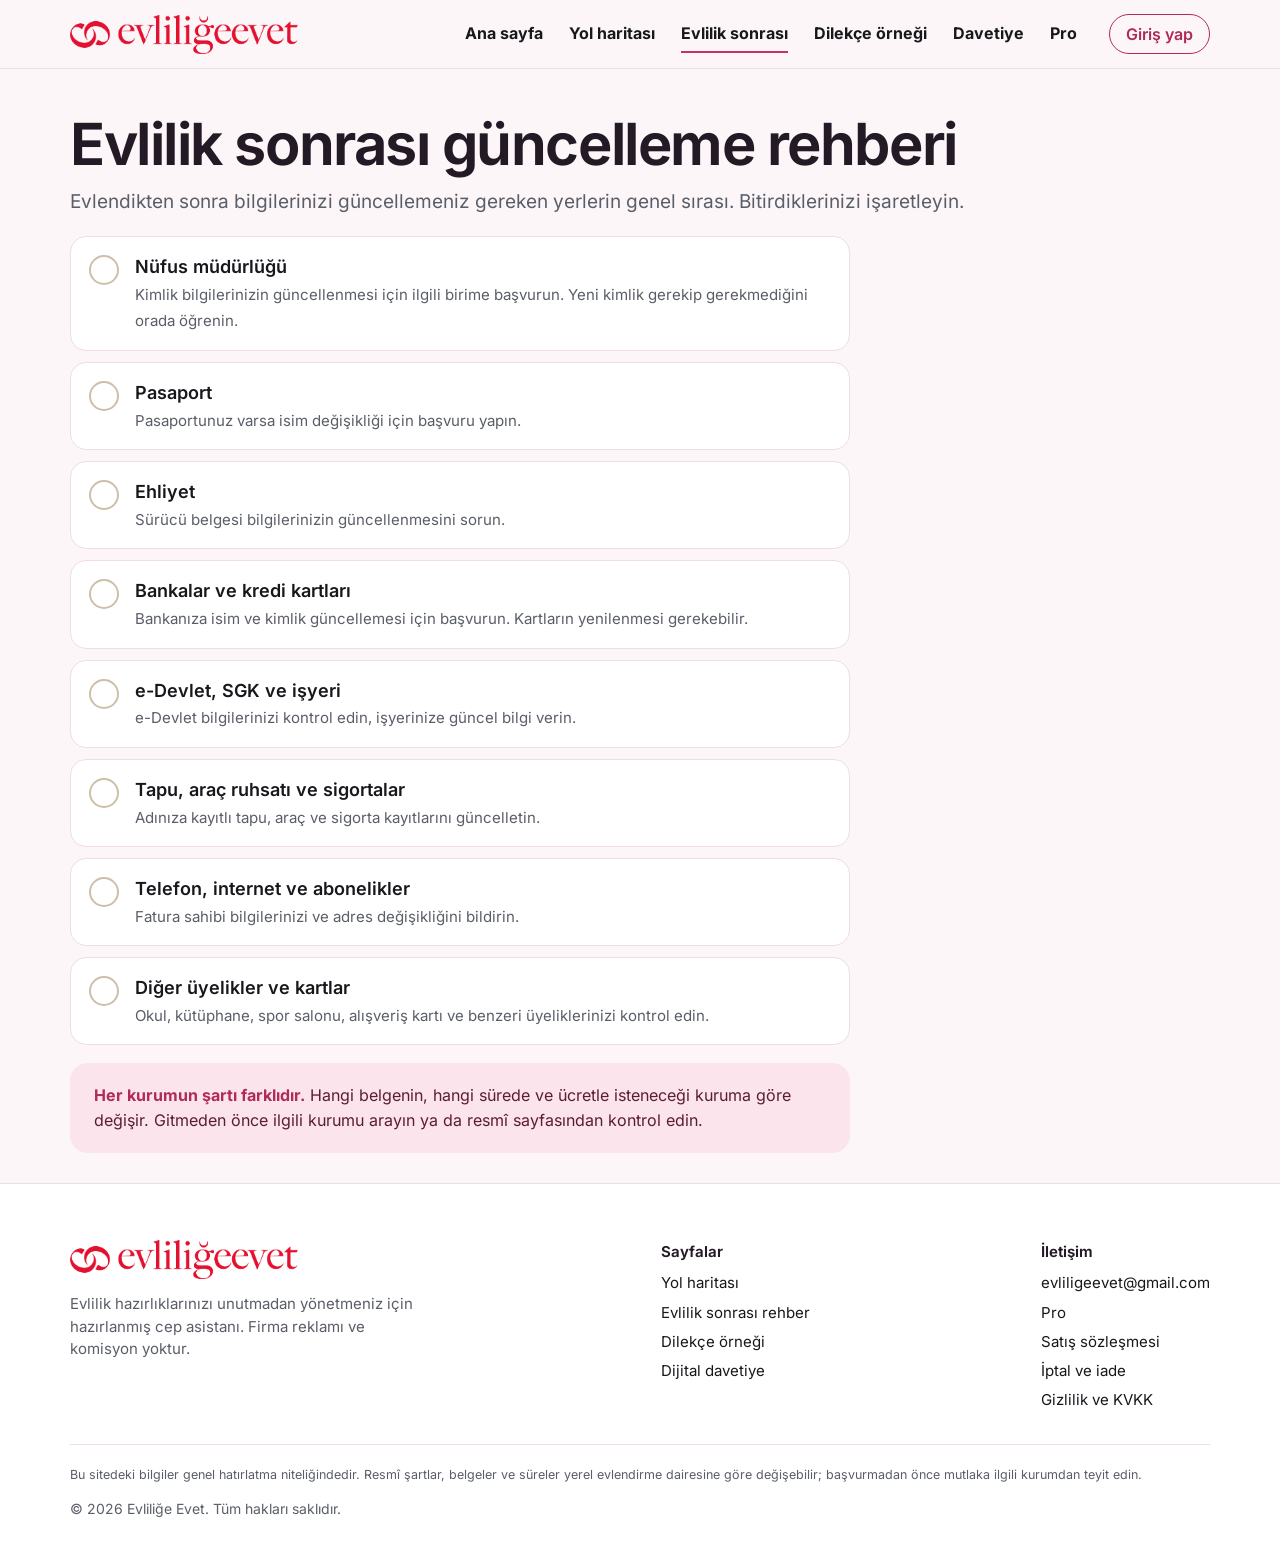
<file: evlilik-sonrasi.html>
<!doctype html><html lang="tr"><head><meta charset="utf-8"><meta name="viewport" content="width=device-width,initial-scale=1">
<title>Evlilik sonrası güncelleme rehberi | Evliliğe Evet</title><meta name="description" content="Evlendikten sonra hangi kurumlara hangi sırayla başvurmanız gerektiğini gösteren genel rehber."><meta name="theme-color" content="#c83263">
<meta property="og:title" content="Evlilik sonrası güncelleme rehberi | Evliliğe Evet"><meta property="og:description" content="Evlendikten sonra hangi kurumlara hangi sırayla başvurmanız gerektiğini gösteren genel rehber."><meta property="og:type" content="website">
<link rel="icon" href="img/icon.png"><link rel="stylesheet" href="css/style.css"></head><body data-page="sonra">
<header class="top"><div class="wrap bar"><a class="logo" href="index.html" aria-label="Evliliğe Evet ana sayfa"><img src="img/logo-red.png" alt="Evliliğe Evet"></a>
<button class="burger" aria-label="Menüyü aç" aria-expanded="false" aria-controls="nav"><svg width="26" height="26" viewBox="0 0 24 24" fill="none" stroke="currentColor" stroke-width="2" stroke-linecap="round"><path d="M4 7h16M4 12h16M4 17h16"/></svg></button><nav class="m" id="nav"><div class="mh"><img src="img/logo-red.png" alt="Evliliğe Evet"><button class="kapat" type="button" aria-label="Menüyü kapat"><svg width="24" height="24" viewBox="0 0 24 24" fill="none" stroke="currentColor" stroke-width="2" stroke-linecap="round"><path d="M5 5l14 14M19 5L5 19"/></svg></button></div><a href="index.html"><svg class="ik" width="22" height="22" viewBox="0 0 24 24" fill="none" stroke="currentColor" stroke-width="1.8" stroke-linecap="round" stroke-linejoin="round" aria-hidden="true"><path d="M3 11l9-8 9 8v10h-6v-6H9v6H3z"/></svg><span><b>Ana sayfa</b><small>Başlangıç</small></span></a><a href="yol-haritasi.html" class="vurgu"><svg class="ik" width="22" height="22" viewBox="0 0 24 24" fill="none" stroke="currentColor" stroke-width="1.8" stroke-linecap="round" stroke-linejoin="round" aria-hidden="true"><path d="M9 6h11M9 12h11M9 18h11M3 6l1.5 1.5L7 5M3 12l1.5 1.5L7 11M3 18l1.5 1.5L7 17"/></svg><span><b>Yol haritası</b><small>Nişandan düğüne adım adım liste</small></span></a><a href="evlilik-sonrasi.html" class="on"><svg class="ik" width="22" height="22" viewBox="0 0 24 24" fill="none" stroke="currentColor" stroke-width="1.8" stroke-linecap="round" stroke-linejoin="round" aria-hidden="true"><path d="M12 21s-7-4.5-9.5-9A5 5 0 0112 6a5 5 0 019.5 6c-2.5 4.5-9.5 9-9.5 9z"/></svg><span><b>Evlilik sonrası</b><small>Kimlik, banka ve kurum güncellemeleri</small></span></a><a href="dilekce.html"><svg class="ik" width="22" height="22" viewBox="0 0 24 24" fill="none" stroke="currentColor" stroke-width="1.8" stroke-linecap="round" stroke-linejoin="round" aria-hidden="true"><path d="M6 3h9l5 5v13H6zM14 3v6h6M9 13h8M9 17h8"/></svg><span><b>Dilekçe örneği</b><small>Nikah başvurusu için hazır metin</small></span></a><a href="davetiye.html"><svg class="ik" width="22" height="22" viewBox="0 0 24 24" fill="none" stroke="currentColor" stroke-width="1.8" stroke-linecap="round" stroke-linejoin="round" aria-hidden="true"><path d="M3 6h18v12H3zM3 7l9 7 9-7"/></svg><span><b>Davetiye</b><small>Dakikalar içinde dijital davetiye</small></span></a><a href="pro.html"><svg class="ik" width="22" height="22" viewBox="0 0 24 24" fill="none" stroke="currentColor" stroke-width="1.8" stroke-linecap="round" stroke-linejoin="round" aria-hidden="true"><path d="M12 3l2.7 5.6 6.1.9-4.4 4.3 1 6.1L12 17l-5.4 2.9 1-6.1L3.2 9.5l6.1-.9z"/></svg><span><b>Pro</b><small>Saatli takvim ve hatırlatma asistanı</small></span></a><a href="giris.html" data-hesap class="hes"><svg class="ik" width="22" height="22" viewBox="0 0 24 24" fill="none" stroke="currentColor" stroke-width="1.8" stroke-linecap="round" stroke-linejoin="round" aria-hidden="true"><path d="M12 12a4 4 0 100-8 4 4 0 000 8zM4 21c0-4 3.6-7 8-7s8 3 8 7"/></svg><span><b>Giriş yap</b><small>Üye ol ya da giriş yap</small></span></a><div class="mf"><a href="mailto:evliligeevet@gmail.com">evliligeevet@gmail.com</a></div></nav><div class="ov" hidden></div></div></header>
<main><div class="wrap"><div class="ph"><h1>Evlilik sonrası güncelleme rehberi</h1><p>Evlendikten sonra bilgilerinizi güncellemeniz gereken yerlerin genel sırası. Bitirdiklerinizi işaretleyin.</p></div>
<div style="max-width:780px;padding-bottom:30px"><div id="rehber"><div class="it" data-sid="s_a"><button class="ck" aria-label="İşaretle"></button><div class="tx"><b>Nüfus müdürlüğü</b><span>Kimlik bilgilerinizin güncellenmesi için ilgili birime başvurun. Yeni kimlik gerekip gerekmediğini orada öğrenin.</span></div></div><div class="it" data-sid="s_b"><button class="ck" aria-label="İşaretle"></button><div class="tx"><b>Pasaport</b><span>Pasaportunuz varsa isim değişikliği için başvuru yapın.</span></div></div><div class="it" data-sid="s_c"><button class="ck" aria-label="İşaretle"></button><div class="tx"><b>Ehliyet</b><span>Sürücü belgesi bilgilerinizin güncellenmesini sorun.</span></div></div><div class="it" data-sid="s_d"><button class="ck" aria-label="İşaretle"></button><div class="tx"><b>Bankalar ve kredi kartları</b><span>Bankanıza isim ve kimlik güncellemesi için başvurun. Kartların yenilenmesi gerekebilir.</span></div></div><div class="it" data-sid="s_e"><button class="ck" aria-label="İşaretle"></button><div class="tx"><b>e-Devlet, SGK ve işyeri</b><span>e-Devlet bilgilerinizi kontrol edin, işyerinize güncel bilgi verin.</span></div></div><div class="it" data-sid="s_f"><button class="ck" aria-label="İşaretle"></button><div class="tx"><b>Tapu, araç ruhsatı ve sigortalar</b><span>Adınıza kayıtlı tapu, araç ve sigorta kayıtlarını güncelletin.</span></div></div><div class="it" data-sid="s_g"><button class="ck" aria-label="İşaretle"></button><div class="tx"><b>Telefon, internet ve abonelikler</b><span>Fatura sahibi bilgilerinizi ve adres değişikliğini bildirin.</span></div></div><div class="it" data-sid="s_h"><button class="ck" aria-label="İşaretle"></button><div class="tx"><b>Diğer üyelikler ve kartlar</b><span>Okul, kütüphane, spor salonu, alışveriş kartı ve benzeri üyeliklerinizi kontrol edin.</span></div></div></div>
<div class="note" style="margin-top:18px"><b>Her kurumun şartı farklıdır.</b> Hangi belgenin, hangi sürede ve ücretle isteneceği kuruma göre değişir. Gitmeden önce ilgili kurumu arayın ya da resmî sayfasından kontrol edin.</div></div></div></main><footer><div class="wrap"><div class="fg"><div><img src="img/logo-red.png" alt="Evliliğe Evet"><p>Evlilik hazırlıklarınızı unutmadan yönetmeniz için hazırlanmış cep asistanı. Firma reklamı ve komisyon yoktur.</p><div class="sos"><a data-sos="INSTAGRAM" hidden aria-label="Instagram" rel="noopener" target="_blank"><svg width="20" height="20" viewBox="0 0 24 24" fill="none" stroke="currentColor" stroke-width="1.9"><rect x="3" y="3" width="18" height="18" rx="5"/><circle cx="12" cy="12" r="4"/><circle cx="17.3" cy="6.7" r="1" fill="currentColor" stroke="none"/></svg></a><a data-sos="YOUTUBE" hidden aria-label="YouTube" rel="noopener" target="_blank"><svg width="22" height="22" viewBox="0 0 24 24" fill="none" stroke="currentColor" stroke-width="1.9"><rect x="2.5" y="5.5" width="19" height="13" rx="4"/><path d="M10 9.5v5l4.5-2.5z" fill="currentColor"/></svg></a><a data-sos="TIKTOK" hidden aria-label="TikTok" rel="noopener" target="_blank"><svg width="20" height="20" viewBox="0 0 24 24" fill="none" stroke="currentColor" stroke-width="1.9" stroke-linecap="round"><path d="M14 3v11.5a3.5 3.5 0 11-3.5-3.5M14 3c.4 2.6 2 4.2 5 4.4"/></svg></a><a data-sos="FACEBOOK" hidden aria-label="Facebook" rel="noopener" target="_blank"><svg width="20" height="20" viewBox="0 0 24 24" fill="none" stroke="currentColor" stroke-width="1.9" stroke-linecap="round"><path d="M14 8h3V4h-3a4 4 0 00-4 4v3H7v4h3v6h4v-6h3l1-4h-4V8z"/></svg></a></div></div>
<div><h4>Sayfalar</h4><a href="yol-haritasi.html">Yol haritası</a><a href="evlilik-sonrasi.html">Evlilik sonrası rehber</a><a href="dilekce.html">Dilekçe örneği</a><a href="davetiye.html">Dijital davetiye</a></div>
<div><h4>İletişim</h4><a href="mailto:evliligeevet@gmail.com">evliligeevet@gmail.com</a><a href="pro.html">Pro</a><a href="sozlesme.html">Satış sözleşmesi</a><a href="iade.html">İptal ve iade</a><a href="kvkk.html">Gizlilik ve KVKK</a></div></div>
<small>Bu sitedeki bilgiler genel hatırlatma niteliğindedir. Resmî şartlar, belgeler ve süreler yerel evlendirme dairesine göre değişebilir; başvurmadan önce mutlaka ilgili kurumdan teyit edin.</small>
<div class="alt2">© <span class="yil">2026</span> Evliliğe Evet. Tüm hakları saklıdır.</div></div></footer>
<script src="js/config.js"></script><script src="js/data.js"></script><script src="js/veri.js"></script><script src="js/app.js"></script><script src="js/uye.js"></script></body></html>
</file>
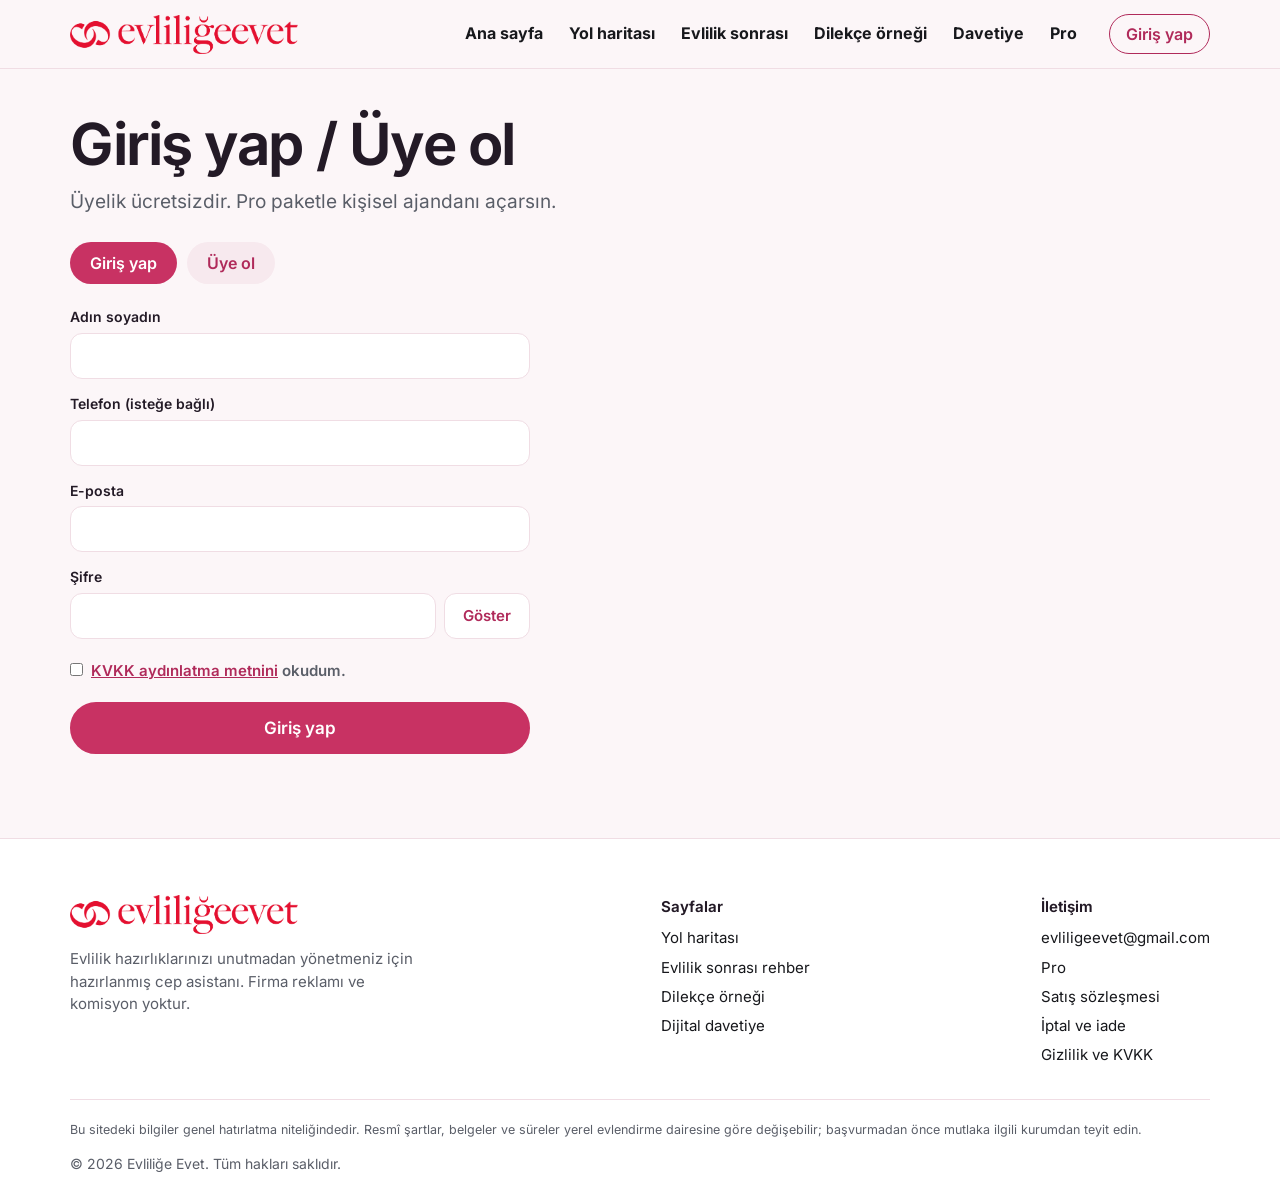
<file: giris.html>
<!doctype html><html lang="tr"><head><meta charset="utf-8"><meta name="viewport" content="width=device-width,initial-scale=1">
<title>Giriş yap / Üye ol | Evliliğe Evet</title><meta name="description" content="Evliliğe Evet hesabına giriş yap ya da ücretsiz üye ol."><meta name="theme-color" content="#c83263">
<meta property="og:title" content="Giriş yap / Üye ol | Evliliğe Evet"><meta property="og:description" content="Evliliğe Evet hesabına giriş yap ya da ücretsiz üye ol."><meta property="og:type" content="website">
<link rel="icon" href="img/icon.png"><link rel="stylesheet" href="css/style.css"></head><body data-page="giris">
<header class="top"><div class="wrap bar"><a class="logo" href="index.html" aria-label="Evliliğe Evet ana sayfa"><img src="img/logo-red.png" alt="Evliliğe Evet"></a>
<button class="burger" aria-label="Menüyü aç" aria-expanded="false" aria-controls="nav"><svg width="26" height="26" viewBox="0 0 24 24" fill="none" stroke="currentColor" stroke-width="2" stroke-linecap="round"><path d="M4 7h16M4 12h16M4 17h16"/></svg></button><nav class="m" id="nav"><div class="mh"><img src="img/logo-red.png" alt="Evliliğe Evet"><button class="kapat" type="button" aria-label="Menüyü kapat"><svg width="24" height="24" viewBox="0 0 24 24" fill="none" stroke="currentColor" stroke-width="2" stroke-linecap="round"><path d="M5 5l14 14M19 5L5 19"/></svg></button></div><a href="index.html"><svg class="ik" width="22" height="22" viewBox="0 0 24 24" fill="none" stroke="currentColor" stroke-width="1.8" stroke-linecap="round" stroke-linejoin="round" aria-hidden="true"><path d="M3 11l9-8 9 8v10h-6v-6H9v6H3z"/></svg><span><b>Ana sayfa</b><small>Başlangıç</small></span></a><a href="yol-haritasi.html" class="vurgu"><svg class="ik" width="22" height="22" viewBox="0 0 24 24" fill="none" stroke="currentColor" stroke-width="1.8" stroke-linecap="round" stroke-linejoin="round" aria-hidden="true"><path d="M9 6h11M9 12h11M9 18h11M3 6l1.5 1.5L7 5M3 12l1.5 1.5L7 11M3 18l1.5 1.5L7 17"/></svg><span><b>Yol haritası</b><small>Nişandan düğüne adım adım liste</small></span></a><a href="evlilik-sonrasi.html"><svg class="ik" width="22" height="22" viewBox="0 0 24 24" fill="none" stroke="currentColor" stroke-width="1.8" stroke-linecap="round" stroke-linejoin="round" aria-hidden="true"><path d="M12 21s-7-4.5-9.5-9A5 5 0 0112 6a5 5 0 019.5 6c-2.5 4.5-9.5 9-9.5 9z"/></svg><span><b>Evlilik sonrası</b><small>Kimlik, banka ve kurum güncellemeleri</small></span></a><a href="dilekce.html"><svg class="ik" width="22" height="22" viewBox="0 0 24 24" fill="none" stroke="currentColor" stroke-width="1.8" stroke-linecap="round" stroke-linejoin="round" aria-hidden="true"><path d="M6 3h9l5 5v13H6zM14 3v6h6M9 13h8M9 17h8"/></svg><span><b>Dilekçe örneği</b><small>Nikah başvurusu için hazır metin</small></span></a><a href="davetiye.html"><svg class="ik" width="22" height="22" viewBox="0 0 24 24" fill="none" stroke="currentColor" stroke-width="1.8" stroke-linecap="round" stroke-linejoin="round" aria-hidden="true"><path d="M3 6h18v12H3zM3 7l9 7 9-7"/></svg><span><b>Davetiye</b><small>Dakikalar içinde dijital davetiye</small></span></a><a href="pro.html" ><svg class="ik" width="22" height="22" viewBox="0 0 24 24" fill="none" stroke="currentColor" stroke-width="1.8" stroke-linecap="round" stroke-linejoin="round" aria-hidden="true"><path d="M12 3l2.7 5.6 6.1.9-4.4 4.3 1 6.1L12 17l-5.4 2.9 1-6.1L3.2 9.5l6.1-.9z"/></svg><span><b>Pro</b><small>Saatli takvim ve hatırlatma asistanı</small></span></a><a href="giris.html" data-hesap class="hes"><svg class="ik" width="22" height="22" viewBox="0 0 24 24" fill="none" stroke="currentColor" stroke-width="1.8" stroke-linecap="round" stroke-linejoin="round" aria-hidden="true"><path d="M12 12a4 4 0 100-8 4 4 0 000 8zM4 21c0-4 3.6-7 8-7s8 3 8 7"/></svg><span><b>Giriş yap</b><small>Üye ol ya da giriş yap</small></span></a><div class="mf"><a href="mailto:evliligeevet@gmail.com">evliligeevet@gmail.com</a></div></nav><div class="ov" hidden></div></div></header>
<main><div class="wrap"><div class="ph"><h1>Giriş yap / Üye ol</h1><p>Üyelik ücretsizdir. Pro paketle kişisel ajandanı açarsın.</p></div>
<div style="max-width:460px;padding-bottom:70px"><div class="tabs" id="gt"><button class="tab on" data-m="g" type="button">Giriş yap</button><button class="tab" data-m="k" type="button">Üye ol</button></div>
<form id="gf" class="fm" style="grid-template-columns:1fr" novalidate>
<div class="f kk" hidden><label for="ad">Adın soyadın</label><input id="ad" autocomplete="name" maxlength="80"></div>
<div class="f kk" hidden><label for="tel">Telefon (isteğe bağlı)</label><input id="tel" type="tel" autocomplete="tel" maxlength="20"></div>
<div class="f"><label for="em">E-posta</label><input id="em" type="email" autocomplete="username" required></div>
<div class="f"><label for="pw">Şifre</label><div class="pw"><input id="pw" type="password" autocomplete="current-password" required minlength="6"><button type="button" id="goz">Göster</button></div></div>
<label class="rz kk" hidden><input type="checkbox" id="kv"><span> <a href="kvkk.html" target="_blank">KVKK aydınlatma metnini</a> okudum.</span></label>
<button class="btn" id="gb" type="submit">Giriş yap</button><p class="msg err" id="gm"></p></form></div></div></main><footer><div class="wrap"><div class="fg"><div><img src="img/logo-red.png" alt="Evliliğe Evet"><p>Evlilik hazırlıklarınızı unutmadan yönetmeniz için hazırlanmış cep asistanı. Firma reklamı ve komisyon yoktur.</p><div class="sos"><a data-sos="INSTAGRAM" hidden aria-label="Instagram" rel="noopener" target="_blank"><svg width="20" height="20" viewBox="0 0 24 24" fill="none" stroke="currentColor" stroke-width="1.9"><rect x="3" y="3" width="18" height="18" rx="5"/><circle cx="12" cy="12" r="4"/><circle cx="17.3" cy="6.7" r="1" fill="currentColor" stroke="none"/></svg></a><a data-sos="YOUTUBE" hidden aria-label="YouTube" rel="noopener" target="_blank"><svg width="22" height="22" viewBox="0 0 24 24" fill="none" stroke="currentColor" stroke-width="1.9"><rect x="2.5" y="5.5" width="19" height="13" rx="4"/><path d="M10 9.5v5l4.5-2.5z" fill="currentColor"/></svg></a><a data-sos="TIKTOK" hidden aria-label="TikTok" rel="noopener" target="_blank"><svg width="20" height="20" viewBox="0 0 24 24" fill="none" stroke="currentColor" stroke-width="1.9" stroke-linecap="round"><path d="M14 3v11.5a3.5 3.5 0 11-3.5-3.5M14 3c.4 2.6 2 4.2 5 4.4"/></svg></a><a data-sos="FACEBOOK" hidden aria-label="Facebook" rel="noopener" target="_blank"><svg width="20" height="20" viewBox="0 0 24 24" fill="none" stroke="currentColor" stroke-width="1.9" stroke-linecap="round"><path d="M14 8h3V4h-3a4 4 0 00-4 4v3H7v4h3v6h4v-6h3l1-4h-4V8z"/></svg></a></div></div>
<div><h4>Sayfalar</h4><a href="yol-haritasi.html">Yol haritası</a><a href="evlilik-sonrasi.html">Evlilik sonrası rehber</a><a href="dilekce.html">Dilekçe örneği</a><a href="davetiye.html">Dijital davetiye</a></div>
<div><h4>İletişim</h4><a href="mailto:evliligeevet@gmail.com">evliligeevet@gmail.com</a><a href="pro.html">Pro</a><a href="sozlesme.html">Satış sözleşmesi</a><a href="iade.html">İptal ve iade</a><a href="kvkk.html">Gizlilik ve KVKK</a></div></div>
<small>Bu sitedeki bilgiler genel hatırlatma niteliğindedir. Resmî şartlar, belgeler ve süreler yerel evlendirme dairesine göre değişebilir; başvurmadan önce mutlaka ilgili kurumdan teyit edin.</small>
<div class="alt2">© <span class="yil">2026</span> Evliliğe Evet. Tüm hakları saklıdır.</div></div></footer>
<script src="js/config.js"></script><script src="js/data.js"></script><script src="js/veri.js"></script><script src="js/app.js"></script><script src="js/uye.js"></script><script src="js/giris.js"></script></body></html>
</file>
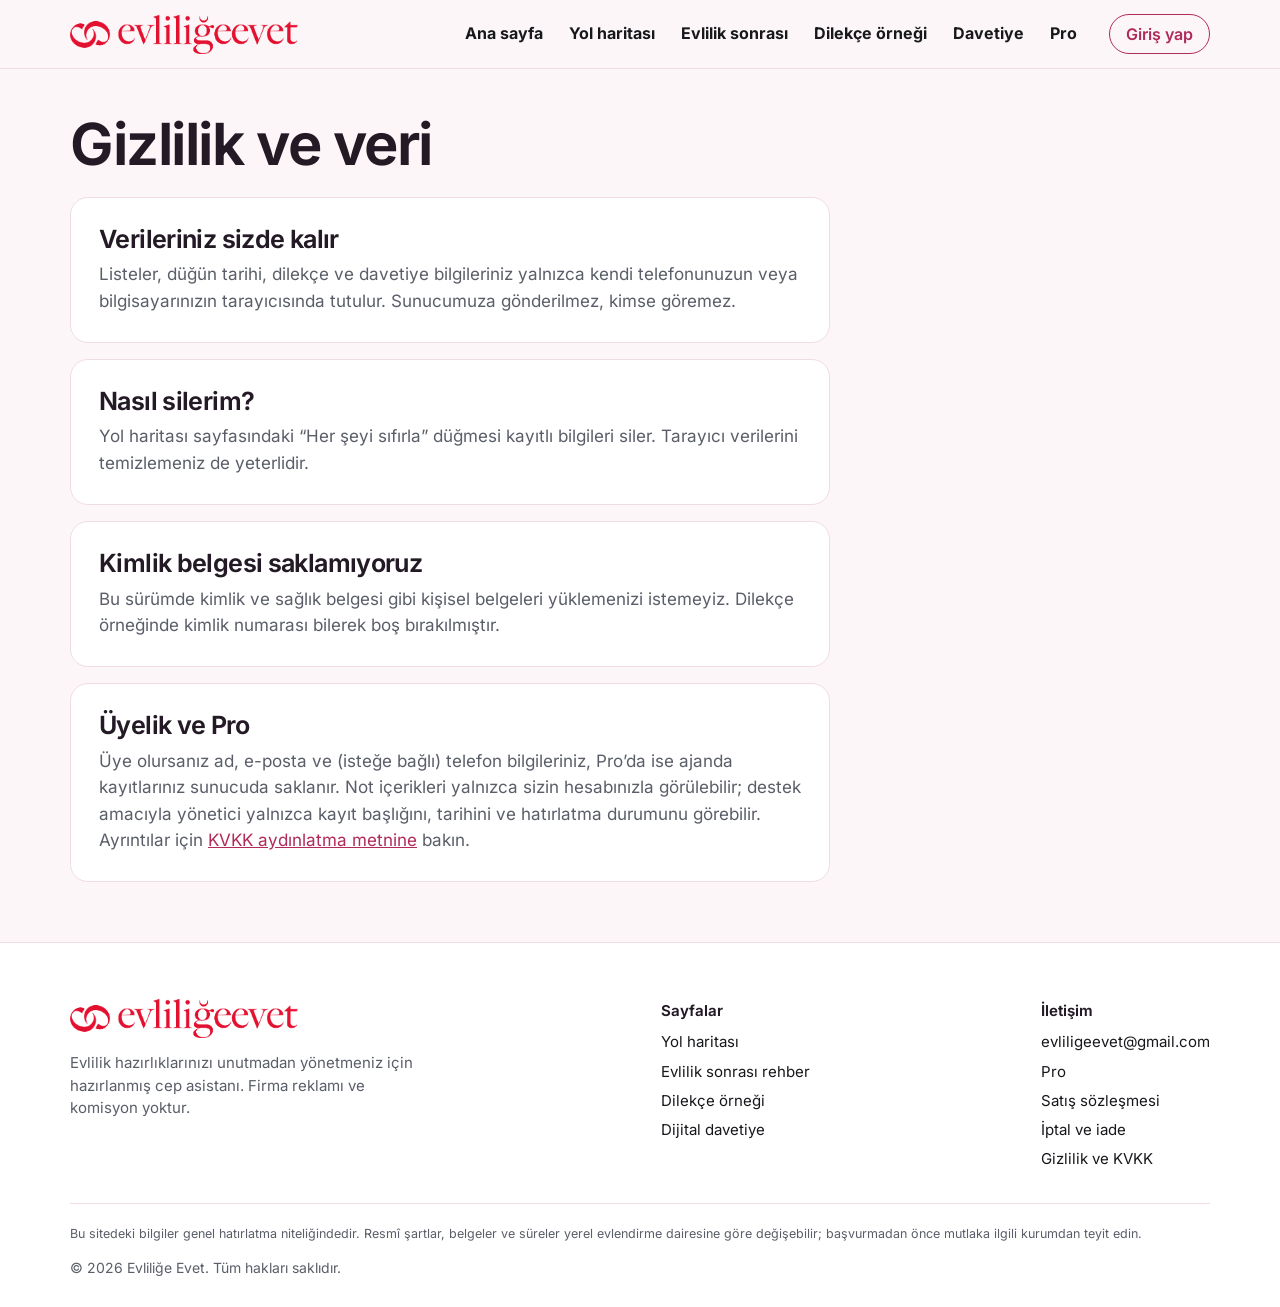
<file: gizlilik.html>
<!doctype html><html lang="tr"><head><meta charset="utf-8"><meta name="viewport" content="width=device-width,initial-scale=1">
<title>Gizlilik ve veri | Evliliğe Evet</title><meta name="description" content="Verileriniz nerede tutulur, ne toplanır, nasıl silersiniz."><meta name="theme-color" content="#c83263">
<meta property="og:title" content="Gizlilik ve veri | Evliliğe Evet"><meta property="og:description" content="Verileriniz nerede tutulur, ne toplanır, nasıl silersiniz."><meta property="og:type" content="website">
<link rel="icon" href="img/icon.png"><link rel="stylesheet" href="css/style.css"></head><body data-page="giz">
<header class="top"><div class="wrap bar"><a class="logo" href="index.html" aria-label="Evliliğe Evet ana sayfa"><img src="img/logo-red.png" alt="Evliliğe Evet"></a>
<button class="burger" aria-label="Menüyü aç" aria-expanded="false" aria-controls="nav"><svg width="26" height="26" viewBox="0 0 24 24" fill="none" stroke="currentColor" stroke-width="2" stroke-linecap="round"><path d="M4 7h16M4 12h16M4 17h16"/></svg></button><nav class="m" id="nav"><div class="mh"><img src="img/logo-red.png" alt="Evliliğe Evet"><button class="kapat" type="button" aria-label="Menüyü kapat"><svg width="24" height="24" viewBox="0 0 24 24" fill="none" stroke="currentColor" stroke-width="2" stroke-linecap="round"><path d="M5 5l14 14M19 5L5 19"/></svg></button></div><a href="index.html"><svg class="ik" width="22" height="22" viewBox="0 0 24 24" fill="none" stroke="currentColor" stroke-width="1.8" stroke-linecap="round" stroke-linejoin="round" aria-hidden="true"><path d="M3 11l9-8 9 8v10h-6v-6H9v6H3z"/></svg><span><b>Ana sayfa</b><small>Başlangıç</small></span></a><a href="yol-haritasi.html" class="vurgu"><svg class="ik" width="22" height="22" viewBox="0 0 24 24" fill="none" stroke="currentColor" stroke-width="1.8" stroke-linecap="round" stroke-linejoin="round" aria-hidden="true"><path d="M9 6h11M9 12h11M9 18h11M3 6l1.5 1.5L7 5M3 12l1.5 1.5L7 11M3 18l1.5 1.5L7 17"/></svg><span><b>Yol haritası</b><small>Nişandan düğüne adım adım liste</small></span></a><a href="evlilik-sonrasi.html"><svg class="ik" width="22" height="22" viewBox="0 0 24 24" fill="none" stroke="currentColor" stroke-width="1.8" stroke-linecap="round" stroke-linejoin="round" aria-hidden="true"><path d="M12 21s-7-4.5-9.5-9A5 5 0 0112 6a5 5 0 019.5 6c-2.5 4.5-9.5 9-9.5 9z"/></svg><span><b>Evlilik sonrası</b><small>Kimlik, banka ve kurum güncellemeleri</small></span></a><a href="dilekce.html"><svg class="ik" width="22" height="22" viewBox="0 0 24 24" fill="none" stroke="currentColor" stroke-width="1.8" stroke-linecap="round" stroke-linejoin="round" aria-hidden="true"><path d="M6 3h9l5 5v13H6zM14 3v6h6M9 13h8M9 17h8"/></svg><span><b>Dilekçe örneği</b><small>Nikah başvurusu için hazır metin</small></span></a><a href="davetiye.html"><svg class="ik" width="22" height="22" viewBox="0 0 24 24" fill="none" stroke="currentColor" stroke-width="1.8" stroke-linecap="round" stroke-linejoin="round" aria-hidden="true"><path d="M3 6h18v12H3zM3 7l9 7 9-7"/></svg><span><b>Davetiye</b><small>Dakikalar içinde dijital davetiye</small></span></a><a href="pro.html"><svg class="ik" width="22" height="22" viewBox="0 0 24 24" fill="none" stroke="currentColor" stroke-width="1.8" stroke-linecap="round" stroke-linejoin="round" aria-hidden="true"><path d="M12 3l2.7 5.6 6.1.9-4.4 4.3 1 6.1L12 17l-5.4 2.9 1-6.1L3.2 9.5l6.1-.9z"/></svg><span><b>Pro</b><small>Saatli takvim ve hatırlatma asistanı</small></span></a><a href="giris.html" data-hesap class="hes"><svg class="ik" width="22" height="22" viewBox="0 0 24 24" fill="none" stroke="currentColor" stroke-width="1.8" stroke-linecap="round" stroke-linejoin="round" aria-hidden="true"><path d="M12 12a4 4 0 100-8 4 4 0 000 8zM4 21c0-4 3.6-7 8-7s8 3 8 7"/></svg><span><b>Giriş yap</b><small>Üye ol ya da giriş yap</small></span></a><div class="mf"><a href="mailto:evliligeevet@gmail.com">evliligeevet@gmail.com</a></div></nav><div class="ov" hidden></div></div></header>
<main><div class="wrap"><div class="ph"><h1>Gizlilik ve veri</h1></div>
<div style="max-width:760px;padding-bottom:60px"><div class="card"><h3>Verileriniz sizde kalır</h3><p>Listeler, düğün tarihi, dilekçe ve davetiye bilgileriniz yalnızca kendi telefonunuzun veya bilgisayarınızın tarayıcısında tutulur. Sunucumuza gönderilmez, kimse göremez.</p></div>
<div class="card" style="margin-top:16px"><h3>Nasıl silerim?</h3><p>Yol haritası sayfasındaki “Her şeyi sıfırla” düğmesi kayıtlı bilgileri siler. Tarayıcı verilerini temizlemeniz de yeterlidir.</p></div>
<div class="card" style="margin-top:16px"><h3>Kimlik belgesi saklamıyoruz</h3><p>Bu sürümde kimlik ve sağlık belgesi gibi kişisel belgeleri yüklemenizi istemeyiz. Dilekçe örneğinde kimlik numarası bilerek boş bırakılmıştır.</p></div>
<div class="card" style="margin-top:16px"><h3>Üyelik ve Pro</h3><p>Üye olursanız ad, e-posta ve (isteğe bağlı) telefon bilgileriniz, Pro’da ise ajanda kayıtlarınız sunucuda saklanır. Not içerikleri yalnızca sizin hesabınızla görülebilir; destek amacıyla yönetici yalnızca kayıt başlığını, tarihini ve hatırlatma durumunu görebilir. Ayrıntılar için <a href="kvkk.html">KVKK aydınlatma metnine</a> bakın.</p></div></div></div></main><footer><div class="wrap"><div class="fg"><div><img src="img/logo-red.png" alt="Evliliğe Evet"><p>Evlilik hazırlıklarınızı unutmadan yönetmeniz için hazırlanmış cep asistanı. Firma reklamı ve komisyon yoktur.</p><div class="sos"><a data-sos="INSTAGRAM" hidden aria-label="Instagram" rel="noopener" target="_blank"><svg width="20" height="20" viewBox="0 0 24 24" fill="none" stroke="currentColor" stroke-width="1.9"><rect x="3" y="3" width="18" height="18" rx="5"/><circle cx="12" cy="12" r="4"/><circle cx="17.3" cy="6.7" r="1" fill="currentColor" stroke="none"/></svg></a><a data-sos="YOUTUBE" hidden aria-label="YouTube" rel="noopener" target="_blank"><svg width="22" height="22" viewBox="0 0 24 24" fill="none" stroke="currentColor" stroke-width="1.9"><rect x="2.5" y="5.5" width="19" height="13" rx="4"/><path d="M10 9.5v5l4.5-2.5z" fill="currentColor"/></svg></a><a data-sos="TIKTOK" hidden aria-label="TikTok" rel="noopener" target="_blank"><svg width="20" height="20" viewBox="0 0 24 24" fill="none" stroke="currentColor" stroke-width="1.9" stroke-linecap="round"><path d="M14 3v11.5a3.5 3.5 0 11-3.5-3.5M14 3c.4 2.6 2 4.2 5 4.4"/></svg></a><a data-sos="FACEBOOK" hidden aria-label="Facebook" rel="noopener" target="_blank"><svg width="20" height="20" viewBox="0 0 24 24" fill="none" stroke="currentColor" stroke-width="1.9" stroke-linecap="round"><path d="M14 8h3V4h-3a4 4 0 00-4 4v3H7v4h3v6h4v-6h3l1-4h-4V8z"/></svg></a></div></div>
<div><h4>Sayfalar</h4><a href="yol-haritasi.html">Yol haritası</a><a href="evlilik-sonrasi.html">Evlilik sonrası rehber</a><a href="dilekce.html">Dilekçe örneği</a><a href="davetiye.html">Dijital davetiye</a></div>
<div><h4>İletişim</h4><a href="mailto:evliligeevet@gmail.com">evliligeevet@gmail.com</a><a href="pro.html">Pro</a><a href="sozlesme.html">Satış sözleşmesi</a><a href="iade.html">İptal ve iade</a><a href="kvkk.html">Gizlilik ve KVKK</a></div></div>
<small>Bu sitedeki bilgiler genel hatırlatma niteliğindedir. Resmî şartlar, belgeler ve süreler yerel evlendirme dairesine göre değişebilir; başvurmadan önce mutlaka ilgili kurumdan teyit edin.</small>
<div class="alt2">© <span class="yil">2026</span> Evliliğe Evet. Tüm hakları saklıdır.</div></div></footer>
<script src="js/config.js"></script><script src="js/data.js"></script><script src="js/veri.js"></script><script src="js/app.js"></script><script src="js/uye.js"></script></body></html>
</file>
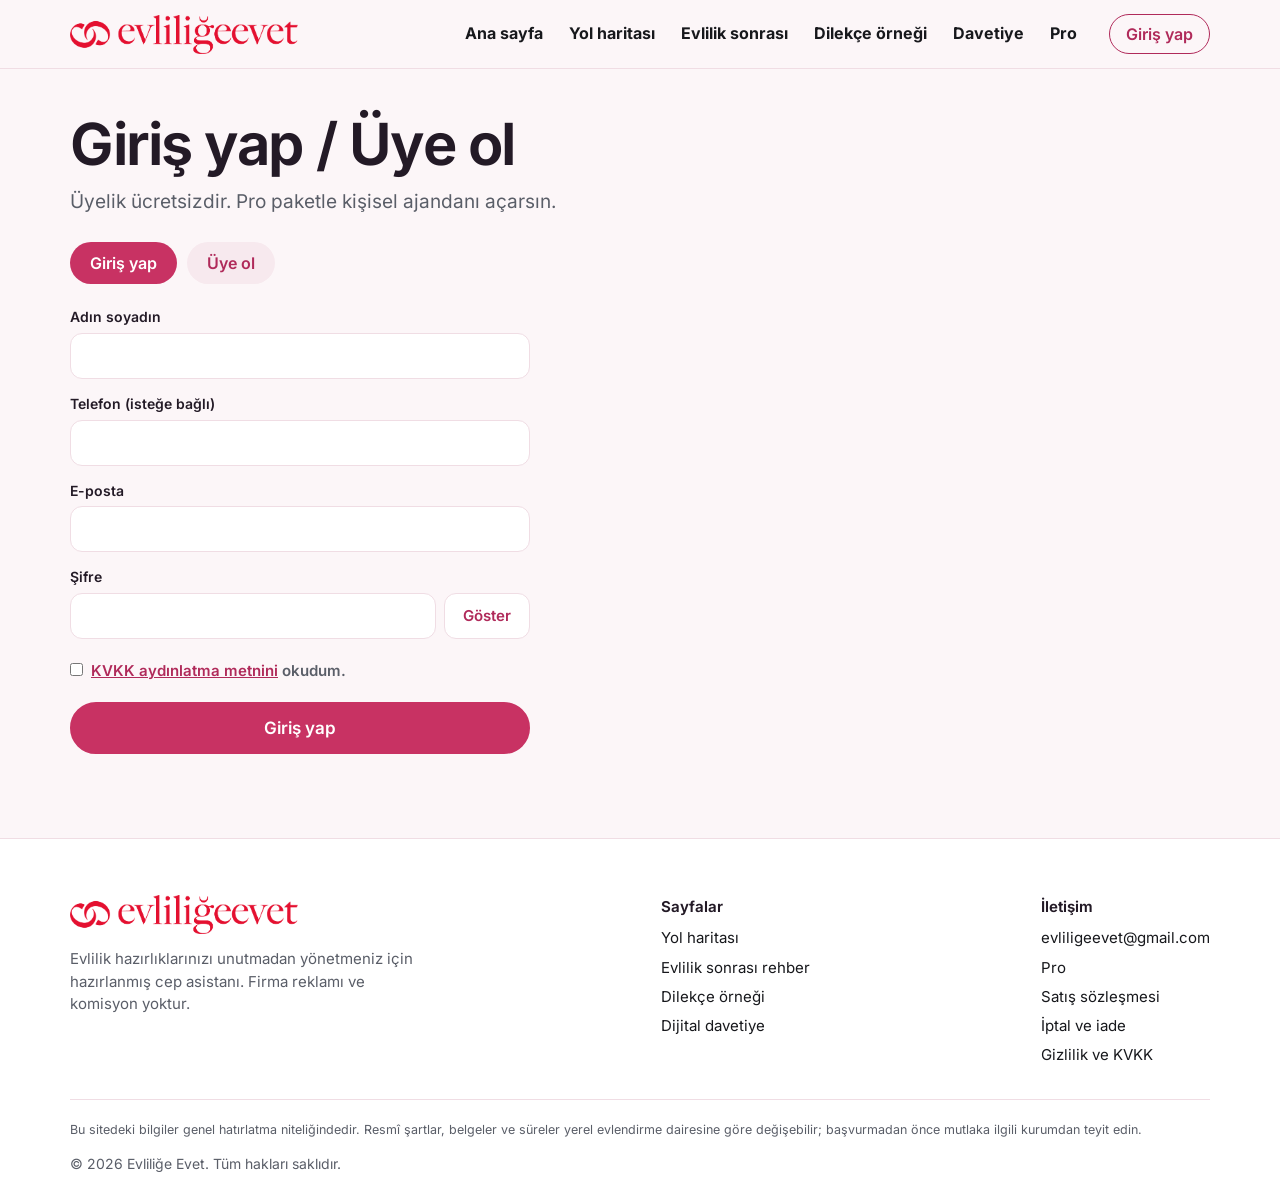
<file: hesabim.html>
<!doctype html><html lang="tr"><head><meta charset="utf-8"><meta name="viewport" content="width=device-width,initial-scale=1">
<title>Hesabım | Evliliğe Evet</title><meta name="description" content="Kişisel ajandan, paketin ve siparişlerin."><meta name="theme-color" content="#c83263">
<meta property="og:title" content="Hesabım | Evliliğe Evet"><meta property="og:description" content="Kişisel ajandan, paketin ve siparişlerin."><meta property="og:type" content="website">
<link rel="icon" href="img/icon.png"><link rel="stylesheet" href="css/style.css"></head><body data-page="hesap">
<header class="top"><div class="wrap bar"><a class="logo" href="index.html" aria-label="Evliliğe Evet ana sayfa"><img src="img/logo-red.png" alt="Evliliğe Evet"></a>
<button class="burger" aria-label="Menüyü aç" aria-expanded="false" aria-controls="nav"><svg width="26" height="26" viewBox="0 0 24 24" fill="none" stroke="currentColor" stroke-width="2" stroke-linecap="round"><path d="M4 7h16M4 12h16M4 17h16"/></svg></button><nav class="m" id="nav"><div class="mh"><img src="img/logo-red.png" alt="Evliliğe Evet"><button class="kapat" type="button" aria-label="Menüyü kapat"><svg width="24" height="24" viewBox="0 0 24 24" fill="none" stroke="currentColor" stroke-width="2" stroke-linecap="round"><path d="M5 5l14 14M19 5L5 19"/></svg></button></div><a href="index.html"><svg class="ik" width="22" height="22" viewBox="0 0 24 24" fill="none" stroke="currentColor" stroke-width="1.8" stroke-linecap="round" stroke-linejoin="round" aria-hidden="true"><path d="M3 11l9-8 9 8v10h-6v-6H9v6H3z"/></svg><span><b>Ana sayfa</b><small>Başlangıç</small></span></a><a href="yol-haritasi.html" class="vurgu"><svg class="ik" width="22" height="22" viewBox="0 0 24 24" fill="none" stroke="currentColor" stroke-width="1.8" stroke-linecap="round" stroke-linejoin="round" aria-hidden="true"><path d="M9 6h11M9 12h11M9 18h11M3 6l1.5 1.5L7 5M3 12l1.5 1.5L7 11M3 18l1.5 1.5L7 17"/></svg><span><b>Yol haritası</b><small>Nişandan düğüne adım adım liste</small></span></a><a href="evlilik-sonrasi.html"><svg class="ik" width="22" height="22" viewBox="0 0 24 24" fill="none" stroke="currentColor" stroke-width="1.8" stroke-linecap="round" stroke-linejoin="round" aria-hidden="true"><path d="M12 21s-7-4.5-9.5-9A5 5 0 0112 6a5 5 0 019.5 6c-2.5 4.5-9.5 9-9.5 9z"/></svg><span><b>Evlilik sonrası</b><small>Kimlik, banka ve kurum güncellemeleri</small></span></a><a href="dilekce.html"><svg class="ik" width="22" height="22" viewBox="0 0 24 24" fill="none" stroke="currentColor" stroke-width="1.8" stroke-linecap="round" stroke-linejoin="round" aria-hidden="true"><path d="M6 3h9l5 5v13H6zM14 3v6h6M9 13h8M9 17h8"/></svg><span><b>Dilekçe örneği</b><small>Nikah başvurusu için hazır metin</small></span></a><a href="davetiye.html"><svg class="ik" width="22" height="22" viewBox="0 0 24 24" fill="none" stroke="currentColor" stroke-width="1.8" stroke-linecap="round" stroke-linejoin="round" aria-hidden="true"><path d="M3 6h18v12H3zM3 7l9 7 9-7"/></svg><span><b>Davetiye</b><small>Dakikalar içinde dijital davetiye</small></span></a><a href="pro.html" ><svg class="ik" width="22" height="22" viewBox="0 0 24 24" fill="none" stroke="currentColor" stroke-width="1.8" stroke-linecap="round" stroke-linejoin="round" aria-hidden="true"><path d="M12 3l2.7 5.6 6.1.9-4.4 4.3 1 6.1L12 17l-5.4 2.9 1-6.1L3.2 9.5l6.1-.9z"/></svg><span><b>Pro</b><small>Saatli takvim ve hatırlatma asistanı</small></span></a><a href="giris.html" data-hesap class="hes"><svg class="ik" width="22" height="22" viewBox="0 0 24 24" fill="none" stroke="currentColor" stroke-width="1.8" stroke-linecap="round" stroke-linejoin="round" aria-hidden="true"><path d="M12 12a4 4 0 100-8 4 4 0 000 8zM4 21c0-4 3.6-7 8-7s8 3 8 7"/></svg><span><b>Giriş yap</b><small>Üye ol ya da giriş yap</small></span></a><div class="mf"><a href="mailto:evliligeevet@gmail.com">evliligeevet@gmail.com</a></div></nav><div class="ov" hidden></div></div></header>
<main><div class="wrap"><div class="ph"><h1>Hesabım</h1><p id="hs">Yükleniyor...</p></div>
<div style="padding-bottom:70px;max-width:980px"><div class="tabs" id="ht"><button class="tab on" data-t="aj" type="button">Ajandam</button><button class="tab" data-t="pk" type="button">Paketim ve siparişler</button><button class="tab" id="hc" type="button">Çıkış yap</button></div>
<div id="aj"></div><div id="pk" hidden></div></div></div></main><footer><div class="wrap"><div class="fg"><div><img src="img/logo-red.png" alt="Evliliğe Evet"><p>Evlilik hazırlıklarınızı unutmadan yönetmeniz için hazırlanmış cep asistanı. Firma reklamı ve komisyon yoktur.</p><div class="sos"><a data-sos="INSTAGRAM" hidden aria-label="Instagram" rel="noopener" target="_blank"><svg width="20" height="20" viewBox="0 0 24 24" fill="none" stroke="currentColor" stroke-width="1.9"><rect x="3" y="3" width="18" height="18" rx="5"/><circle cx="12" cy="12" r="4"/><circle cx="17.3" cy="6.7" r="1" fill="currentColor" stroke="none"/></svg></a><a data-sos="YOUTUBE" hidden aria-label="YouTube" rel="noopener" target="_blank"><svg width="22" height="22" viewBox="0 0 24 24" fill="none" stroke="currentColor" stroke-width="1.9"><rect x="2.5" y="5.5" width="19" height="13" rx="4"/><path d="M10 9.5v5l4.5-2.5z" fill="currentColor"/></svg></a><a data-sos="TIKTOK" hidden aria-label="TikTok" rel="noopener" target="_blank"><svg width="20" height="20" viewBox="0 0 24 24" fill="none" stroke="currentColor" stroke-width="1.9" stroke-linecap="round"><path d="M14 3v11.5a3.5 3.5 0 11-3.5-3.5M14 3c.4 2.6 2 4.2 5 4.4"/></svg></a><a data-sos="FACEBOOK" hidden aria-label="Facebook" rel="noopener" target="_blank"><svg width="20" height="20" viewBox="0 0 24 24" fill="none" stroke="currentColor" stroke-width="1.9" stroke-linecap="round"><path d="M14 8h3V4h-3a4 4 0 00-4 4v3H7v4h3v6h4v-6h3l1-4h-4V8z"/></svg></a></div></div>
<div><h4>Sayfalar</h4><a href="yol-haritasi.html">Yol haritası</a><a href="evlilik-sonrasi.html">Evlilik sonrası rehber</a><a href="dilekce.html">Dilekçe örneği</a><a href="davetiye.html">Dijital davetiye</a></div>
<div><h4>İletişim</h4><a href="mailto:evliligeevet@gmail.com">evliligeevet@gmail.com</a><a href="pro.html">Pro</a><a href="sozlesme.html">Satış sözleşmesi</a><a href="iade.html">İptal ve iade</a><a href="kvkk.html">Gizlilik ve KVKK</a></div></div>
<small>Bu sitedeki bilgiler genel hatırlatma niteliğindedir. Resmî şartlar, belgeler ve süreler yerel evlendirme dairesine göre değişebilir; başvurmadan önce mutlaka ilgili kurumdan teyit edin.</small>
<div class="alt2">© <span class="yil">2026</span> Evliliğe Evet. Tüm hakları saklıdır.</div></div></footer>
<script src="js/config.js"></script><script src="js/data.js"></script><script src="js/veri.js"></script><script src="js/app.js"></script><script src="js/uye.js"></script><script src="js/hesap.js"></script></body></html>
</file>
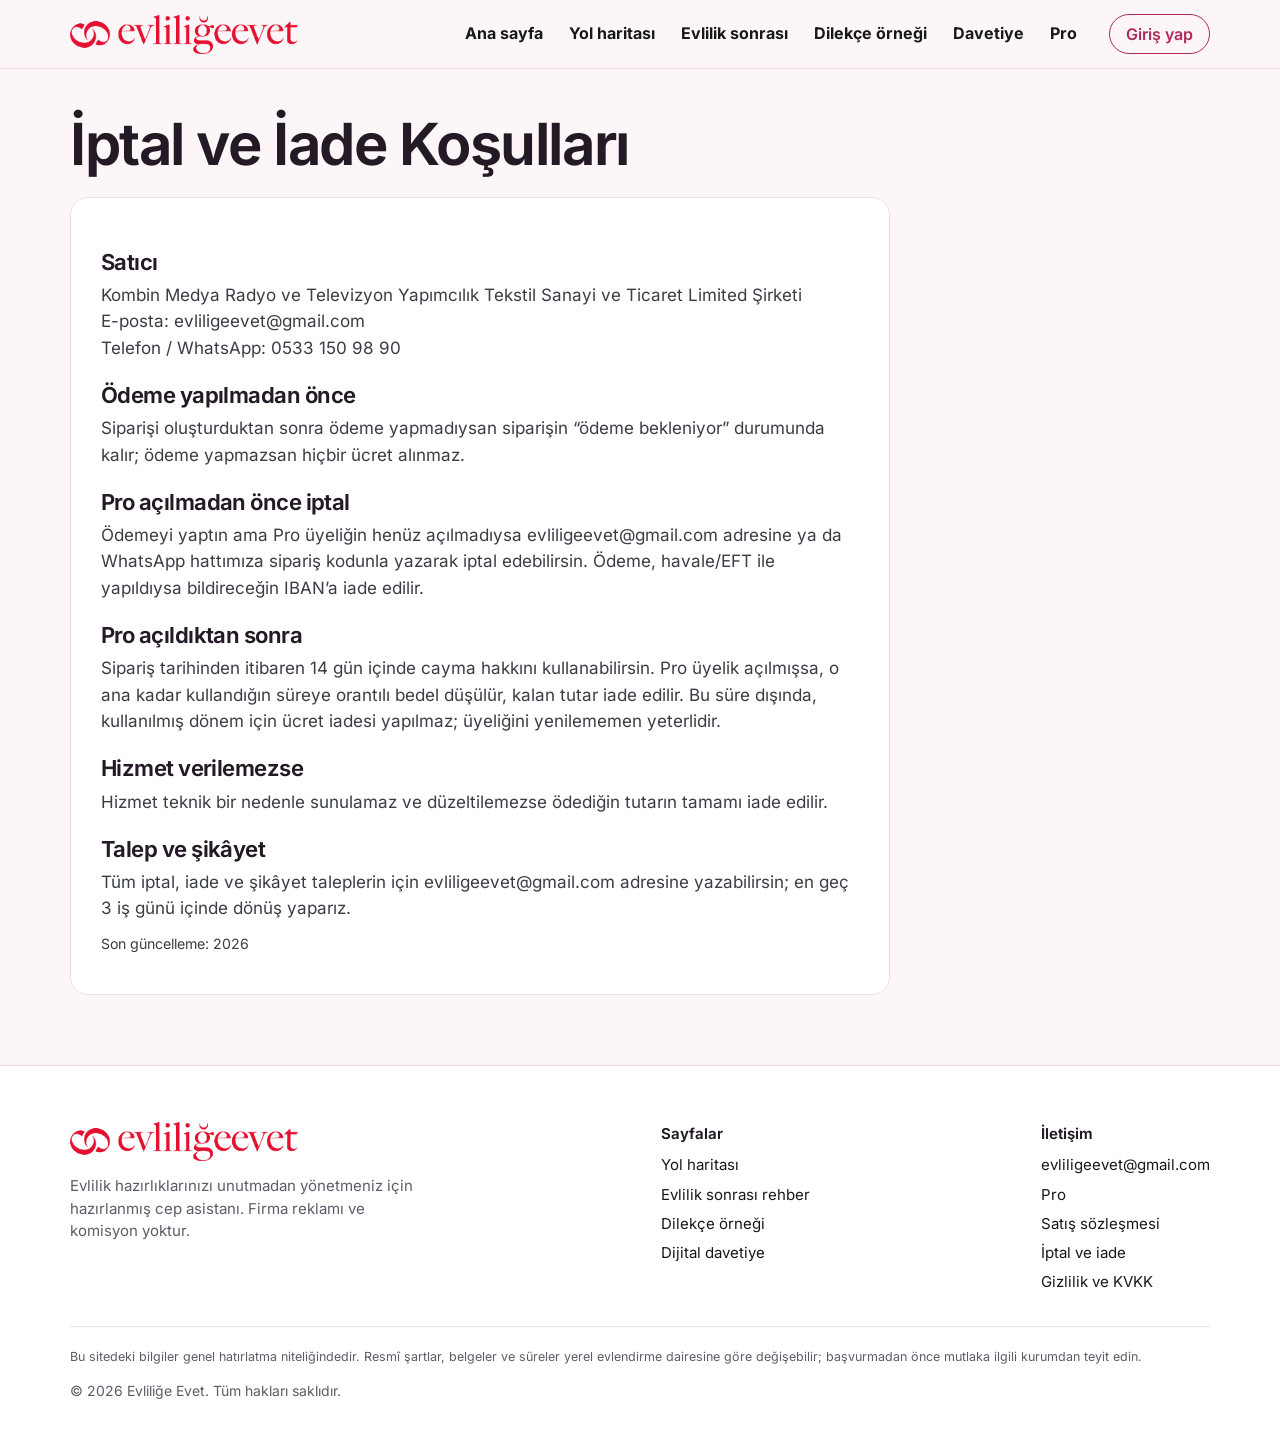
<file: iade.html>
<!doctype html><html lang="tr"><head><meta charset="utf-8"><meta name="viewport" content="width=device-width,initial-scale=1">
<title>İptal ve İade Koşulları | Evliliğe Evet</title><meta name="description" content="Evliliğe Evet Pro üyelik iptal ve iade koşulları."><meta name="theme-color" content="#c83263">
<meta property="og:title" content="İptal ve İade Koşulları | Evliliğe Evet"><meta property="og:description" content="Evliliğe Evet Pro üyelik iptal ve iade koşulları."><meta property="og:type" content="website">
<link rel="icon" href="img/icon.png"><link rel="stylesheet" href="css/style.css"></head><body data-page="yasal">
<header class="top"><div class="wrap bar"><a class="logo" href="index.html" aria-label="Evliliğe Evet ana sayfa"><img src="img/logo-red.png" alt="Evliliğe Evet"></a>
<button class="burger" aria-label="Menüyü aç" aria-expanded="false" aria-controls="nav"><svg width="26" height="26" viewBox="0 0 24 24" fill="none" stroke="currentColor" stroke-width="2" stroke-linecap="round"><path d="M4 7h16M4 12h16M4 17h16"/></svg></button><nav class="m" id="nav"><div class="mh"><img src="img/logo-red.png" alt="Evliliğe Evet"><button class="kapat" type="button" aria-label="Menüyü kapat"><svg width="24" height="24" viewBox="0 0 24 24" fill="none" stroke="currentColor" stroke-width="2" stroke-linecap="round"><path d="M5 5l14 14M19 5L5 19"/></svg></button></div><a href="index.html"><svg class="ik" width="22" height="22" viewBox="0 0 24 24" fill="none" stroke="currentColor" stroke-width="1.8" stroke-linecap="round" stroke-linejoin="round" aria-hidden="true"><path d="M3 11l9-8 9 8v10h-6v-6H9v6H3z"/></svg><span><b>Ana sayfa</b><small>Başlangıç</small></span></a><a href="yol-haritasi.html" class="vurgu"><svg class="ik" width="22" height="22" viewBox="0 0 24 24" fill="none" stroke="currentColor" stroke-width="1.8" stroke-linecap="round" stroke-linejoin="round" aria-hidden="true"><path d="M9 6h11M9 12h11M9 18h11M3 6l1.5 1.5L7 5M3 12l1.5 1.5L7 11M3 18l1.5 1.5L7 17"/></svg><span><b>Yol haritası</b><small>Nişandan düğüne adım adım liste</small></span></a><a href="evlilik-sonrasi.html"><svg class="ik" width="22" height="22" viewBox="0 0 24 24" fill="none" stroke="currentColor" stroke-width="1.8" stroke-linecap="round" stroke-linejoin="round" aria-hidden="true"><path d="M12 21s-7-4.5-9.5-9A5 5 0 0112 6a5 5 0 019.5 6c-2.5 4.5-9.5 9-9.5 9z"/></svg><span><b>Evlilik sonrası</b><small>Kimlik, banka ve kurum güncellemeleri</small></span></a><a href="dilekce.html"><svg class="ik" width="22" height="22" viewBox="0 0 24 24" fill="none" stroke="currentColor" stroke-width="1.8" stroke-linecap="round" stroke-linejoin="round" aria-hidden="true"><path d="M6 3h9l5 5v13H6zM14 3v6h6M9 13h8M9 17h8"/></svg><span><b>Dilekçe örneği</b><small>Nikah başvurusu için hazır metin</small></span></a><a href="davetiye.html"><svg class="ik" width="22" height="22" viewBox="0 0 24 24" fill="none" stroke="currentColor" stroke-width="1.8" stroke-linecap="round" stroke-linejoin="round" aria-hidden="true"><path d="M3 6h18v12H3zM3 7l9 7 9-7"/></svg><span><b>Davetiye</b><small>Dakikalar içinde dijital davetiye</small></span></a><a href="pro.html" ><svg class="ik" width="22" height="22" viewBox="0 0 24 24" fill="none" stroke="currentColor" stroke-width="1.8" stroke-linecap="round" stroke-linejoin="round" aria-hidden="true"><path d="M12 3l2.7 5.6 6.1.9-4.4 4.3 1 6.1L12 17l-5.4 2.9 1-6.1L3.2 9.5l6.1-.9z"/></svg><span><b>Pro</b><small>Saatli takvim ve hatırlatma asistanı</small></span></a><a href="giris.html" data-hesap class="hes"><svg class="ik" width="22" height="22" viewBox="0 0 24 24" fill="none" stroke="currentColor" stroke-width="1.8" stroke-linecap="round" stroke-linejoin="round" aria-hidden="true"><path d="M12 12a4 4 0 100-8 4 4 0 000 8zM4 21c0-4 3.6-7 8-7s8 3 8 7"/></svg><span><b>Giriş yap</b><small>Üye ol ya da giriş yap</small></span></a><div class="mf"><a href="mailto:evliligeevet@gmail.com">evliligeevet@gmail.com</a></div></nav><div class="ov" hidden></div></div></header>
<main><div class="wrap"><div class="ph"><h1>İptal ve İade Koşulları</h1></div><div class="card yas">
<h2>Satıcı</h2><p class="sol" id="firma">Kombin Medya Radyo ve Televizyon Yapımcılık Tekstil Sanayi ve Ticaret Limited Şirketi<br>E-posta: evliligeevet@gmail.com<br>Telefon / WhatsApp: 0533 150 98 90</p>
<script>(function(){var A=window.AYAR||{};if(!A.SUPABASE_URL)return;fetch(A.SUPABASE_URL+"/rest/v1/ee_ayar?select=*",{headers:{apikey:A.SUPABASE_KEY}}).then(function(r){return r.json()}).then(function(a){var o={};a.forEach(function(x){o[x.anahtar]=x.deger});var p=["Kombin Medya Radyo ve Televizyon Yapımcılık Tekstil Sanayi ve Ticaret Limited Şirketi"];if(o.sirket_adres)p.push("Adres: "+o.sirket_adres);if(o.sirket_vd||o.sirket_vkn)p.push("Vergi dairesi / no: "+(o.sirket_vd||"-")+" / "+(o.sirket_vkn||"-"));p.push("E-posta: evliligeevet@gmail.com");p.push("Telefon / WhatsApp: 0533 150 98 90");var e=document.getElementById("firma");e.textContent="";p.forEach(function(x,i){if(i)e.appendChild(document.createElement("br"));e.appendChild(document.createTextNode(x))})}).catch(function(){})})();</script>
<h2>Ödeme yapılmadan önce</h2><p>Siparişi oluşturduktan sonra ödeme yapmadıysan siparişin “ödeme bekleniyor” durumunda kalır; ödeme yapmazsan hiçbir ücret alınmaz.</p>
<h2>Pro açılmadan önce iptal</h2><p>Ödemeyi yaptın ama Pro üyeliğin henüz açılmadıysa evliligeevet@gmail.com adresine ya da WhatsApp hattımıza sipariş kodunla yazarak iptal edebilirsin. Ödeme, havale/EFT ile yapıldıysa bildireceğin IBAN’a iade edilir.</p>
<h2>Pro açıldıktan sonra</h2><p>Sipariş tarihinden itibaren 14 gün içinde cayma hakkını kullanabilirsin. Pro üyelik açılmışsa, o ana kadar kullandığın süreye orantılı bedel düşülür, kalan tutar iade edilir. Bu süre dışında, kullanılmış dönem için ücret iadesi yapılmaz; üyeliğini yenilememen yeterlidir.</p>
<h2>Hizmet verilemezse</h2><p>Hizmet teknik bir nedenle sunulamaz ve düzeltilemezse ödediğin tutarın tamamı iade edilir.</p>
<h2>Talep ve şikâyet</h2><p>Tüm iptal, iade ve şikâyet taleplerin için evliligeevet@gmail.com adresine yazabilirsin; en geç 3 iş günü içinde dönüş yaparız.</p>
<p><small>Son güncelleme: 2026</small></p></div></div></main><footer><div class="wrap"><div class="fg"><div><img src="img/logo-red.png" alt="Evliliğe Evet"><p>Evlilik hazırlıklarınızı unutmadan yönetmeniz için hazırlanmış cep asistanı. Firma reklamı ve komisyon yoktur.</p><div class="sos"><a data-sos="INSTAGRAM" hidden aria-label="Instagram" rel="noopener" target="_blank"><svg width="20" height="20" viewBox="0 0 24 24" fill="none" stroke="currentColor" stroke-width="1.9"><rect x="3" y="3" width="18" height="18" rx="5"/><circle cx="12" cy="12" r="4"/><circle cx="17.3" cy="6.7" r="1" fill="currentColor" stroke="none"/></svg></a><a data-sos="YOUTUBE" hidden aria-label="YouTube" rel="noopener" target="_blank"><svg width="22" height="22" viewBox="0 0 24 24" fill="none" stroke="currentColor" stroke-width="1.9"><rect x="2.5" y="5.5" width="19" height="13" rx="4"/><path d="M10 9.5v5l4.5-2.5z" fill="currentColor"/></svg></a><a data-sos="TIKTOK" hidden aria-label="TikTok" rel="noopener" target="_blank"><svg width="20" height="20" viewBox="0 0 24 24" fill="none" stroke="currentColor" stroke-width="1.9" stroke-linecap="round"><path d="M14 3v11.5a3.5 3.5 0 11-3.5-3.5M14 3c.4 2.6 2 4.2 5 4.4"/></svg></a><a data-sos="FACEBOOK" hidden aria-label="Facebook" rel="noopener" target="_blank"><svg width="20" height="20" viewBox="0 0 24 24" fill="none" stroke="currentColor" stroke-width="1.9" stroke-linecap="round"><path d="M14 8h3V4h-3a4 4 0 00-4 4v3H7v4h3v6h4v-6h3l1-4h-4V8z"/></svg></a></div></div>
<div><h4>Sayfalar</h4><a href="yol-haritasi.html">Yol haritası</a><a href="evlilik-sonrasi.html">Evlilik sonrası rehber</a><a href="dilekce.html">Dilekçe örneği</a><a href="davetiye.html">Dijital davetiye</a></div>
<div><h4>İletişim</h4><a href="mailto:evliligeevet@gmail.com">evliligeevet@gmail.com</a><a href="pro.html">Pro</a><a href="sozlesme.html">Satış sözleşmesi</a><a href="iade.html">İptal ve iade</a><a href="kvkk.html">Gizlilik ve KVKK</a></div></div>
<small>Bu sitedeki bilgiler genel hatırlatma niteliğindedir. Resmî şartlar, belgeler ve süreler yerel evlendirme dairesine göre değişebilir; başvurmadan önce mutlaka ilgili kurumdan teyit edin.</small>
<div class="alt2">© <span class="yil">2026</span> Evliliğe Evet. Tüm hakları saklıdır.</div></div></footer>
<script src="js/config.js"></script><script src="js/data.js"></script><script src="js/veri.js"></script><script src="js/app.js"></script><script src="js/uye.js"></script></body></html>
</file>
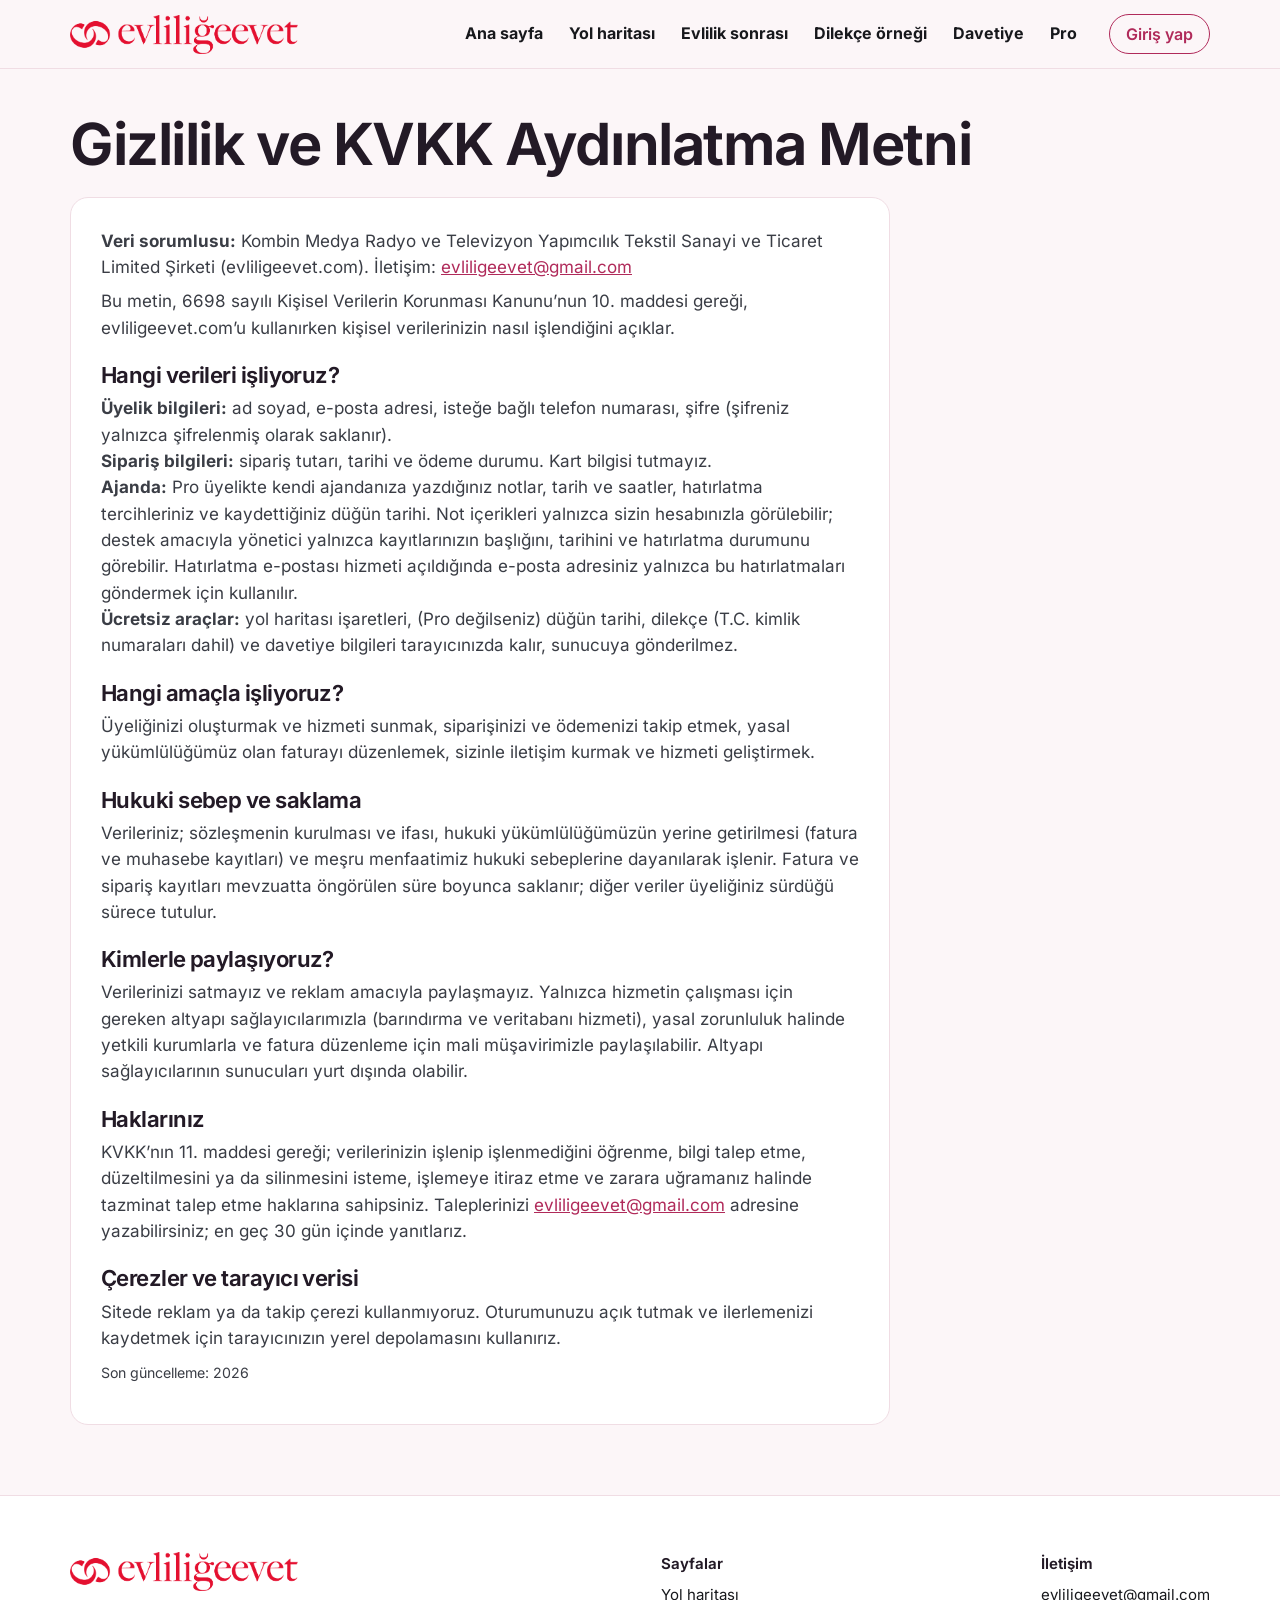
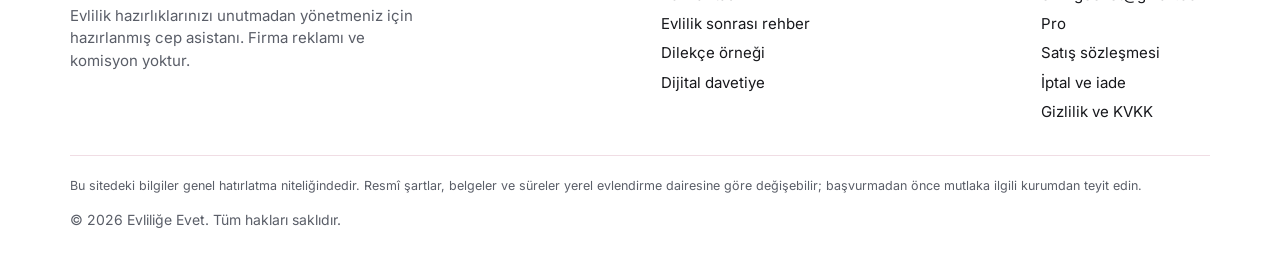
<file: kvkk.html>
<!doctype html><html lang="tr"><head><meta charset="utf-8"><meta name="viewport" content="width=device-width,initial-scale=1">
<title>Gizlilik ve KVKK Aydınlatma Metni | Evliliğe Evet</title><meta name="description" content="Evliliğe Evet kişisel verilerin korunması aydınlatma metni."><meta name="theme-color" content="#c83263">
<meta property="og:title" content="Gizlilik ve KVKK Aydınlatma Metni | Evliliğe Evet"><meta property="og:description" content="Evliliğe Evet kişisel verilerin korunması aydınlatma metni."><meta property="og:type" content="website">
<link rel="icon" href="img/icon.png"><link rel="stylesheet" href="css/style.css"></head><body data-page="yasal">
<header class="top"><div class="wrap bar"><a class="logo" href="index.html" aria-label="Evliliğe Evet ana sayfa"><img src="img/logo-red.png" alt="Evliliğe Evet"></a>
<button class="burger" aria-label="Menüyü aç" aria-expanded="false" aria-controls="nav"><svg width="26" height="26" viewBox="0 0 24 24" fill="none" stroke="currentColor" stroke-width="2" stroke-linecap="round"><path d="M4 7h16M4 12h16M4 17h16"/></svg></button><nav class="m" id="nav"><div class="mh"><img src="img/logo-red.png" alt="Evliliğe Evet"><button class="kapat" type="button" aria-label="Menüyü kapat"><svg width="24" height="24" viewBox="0 0 24 24" fill="none" stroke="currentColor" stroke-width="2" stroke-linecap="round"><path d="M5 5l14 14M19 5L5 19"/></svg></button></div><a href="index.html"><svg class="ik" width="22" height="22" viewBox="0 0 24 24" fill="none" stroke="currentColor" stroke-width="1.8" stroke-linecap="round" stroke-linejoin="round" aria-hidden="true"><path d="M3 11l9-8 9 8v10h-6v-6H9v6H3z"/></svg><span><b>Ana sayfa</b><small>Başlangıç</small></span></a><a href="yol-haritasi.html" class="vurgu"><svg class="ik" width="22" height="22" viewBox="0 0 24 24" fill="none" stroke="currentColor" stroke-width="1.8" stroke-linecap="round" stroke-linejoin="round" aria-hidden="true"><path d="M9 6h11M9 12h11M9 18h11M3 6l1.5 1.5L7 5M3 12l1.5 1.5L7 11M3 18l1.5 1.5L7 17"/></svg><span><b>Yol haritası</b><small>Nişandan düğüne adım adım liste</small></span></a><a href="evlilik-sonrasi.html"><svg class="ik" width="22" height="22" viewBox="0 0 24 24" fill="none" stroke="currentColor" stroke-width="1.8" stroke-linecap="round" stroke-linejoin="round" aria-hidden="true"><path d="M12 21s-7-4.5-9.5-9A5 5 0 0112 6a5 5 0 019.5 6c-2.5 4.5-9.5 9-9.5 9z"/></svg><span><b>Evlilik sonrası</b><small>Kimlik, banka ve kurum güncellemeleri</small></span></a><a href="dilekce.html"><svg class="ik" width="22" height="22" viewBox="0 0 24 24" fill="none" stroke="currentColor" stroke-width="1.8" stroke-linecap="round" stroke-linejoin="round" aria-hidden="true"><path d="M6 3h9l5 5v13H6zM14 3v6h6M9 13h8M9 17h8"/></svg><span><b>Dilekçe örneği</b><small>Nikah başvurusu için hazır metin</small></span></a><a href="davetiye.html"><svg class="ik" width="22" height="22" viewBox="0 0 24 24" fill="none" stroke="currentColor" stroke-width="1.8" stroke-linecap="round" stroke-linejoin="round" aria-hidden="true"><path d="M3 6h18v12H3zM3 7l9 7 9-7"/></svg><span><b>Davetiye</b><small>Dakikalar içinde dijital davetiye</small></span></a><a href="pro.html" ><svg class="ik" width="22" height="22" viewBox="0 0 24 24" fill="none" stroke="currentColor" stroke-width="1.8" stroke-linecap="round" stroke-linejoin="round" aria-hidden="true"><path d="M12 3l2.7 5.6 6.1.9-4.4 4.3 1 6.1L12 17l-5.4 2.9 1-6.1L3.2 9.5l6.1-.9z"/></svg><span><b>Pro</b><small>Saatli takvim ve hatırlatma asistanı</small></span></a><a href="giris.html" data-hesap class="hes"><svg class="ik" width="22" height="22" viewBox="0 0 24 24" fill="none" stroke="currentColor" stroke-width="1.8" stroke-linecap="round" stroke-linejoin="round" aria-hidden="true"><path d="M12 12a4 4 0 100-8 4 4 0 000 8zM4 21c0-4 3.6-7 8-7s8 3 8 7"/></svg><span><b>Giriş yap</b><small>Üye ol ya da giriş yap</small></span></a><div class="mf"><a href="mailto:evliligeevet@gmail.com">evliligeevet@gmail.com</a></div></nav><div class="ov" hidden></div></div></header>
<main><div class="wrap"><div class="ph"><h1>Gizlilik ve KVKK Aydınlatma Metni</h1></div><div class="card yas">
<p><b>Veri sorumlusu:</b> Kombin Medya Radyo ve Televizyon Yapımcılık Tekstil Sanayi ve Ticaret Limited Şirketi (evliligeevet.com). İletişim: <a href="mailto:evliligeevet@gmail.com">evliligeevet@gmail.com</a></p>
<p>Bu metin, 6698 sayılı Kişisel Verilerin Korunması Kanunu’nun 10. maddesi gereği, evliligeevet.com’u kullanırken kişisel verilerinizin nasıl işlendiğini açıklar.</p>
<h2>Hangi verileri işliyoruz?</h2><p><b>Üyelik bilgileri:</b> ad soyad, e-posta adresi, isteğe bağlı telefon numarası, şifre (şifreniz yalnızca şifrelenmiş olarak saklanır).<br><b>Sipariş bilgileri:</b> sipariş tutarı, tarihi ve ödeme durumu. Kart bilgisi tutmayız.<br><b>Ajanda:</b> Pro üyelikte kendi ajandanıza yazdığınız notlar, tarih ve saatler, hatırlatma tercihleriniz ve kaydettiğiniz düğün tarihi. Not içerikleri yalnızca sizin hesabınızla görülebilir; destek amacıyla yönetici yalnızca kayıtlarınızın başlığını, tarihini ve hatırlatma durumunu görebilir. Hatırlatma e-postası hizmeti açıldığında e-posta adresiniz yalnızca bu hatırlatmaları göndermek için kullanılır.<br><b>Ücretsiz araçlar:</b> yol haritası işaretleri, (Pro değilseniz) düğün tarihi, dilekçe (T.C. kimlik numaraları dahil) ve davetiye bilgileri tarayıcınızda kalır, sunucuya gönderilmez.</p>
<h2>Hangi amaçla işliyoruz?</h2><p>Üyeliğinizi oluşturmak ve hizmeti sunmak, siparişinizi ve ödemenizi takip etmek, yasal yükümlülüğümüz olan faturayı düzenlemek, sizinle iletişim kurmak ve hizmeti geliştirmek.</p>
<h2>Hukuki sebep ve saklama</h2><p>Verileriniz; sözleşmenin kurulması ve ifası, hukuki yükümlülüğümüzün yerine getirilmesi (fatura ve muhasebe kayıtları) ve meşru menfaatimiz hukuki sebeplerine dayanılarak işlenir. Fatura ve sipariş kayıtları mevzuatta öngörülen süre boyunca saklanır; diğer veriler üyeliğiniz sürdüğü sürece tutulur.</p>
<h2>Kimlerle paylaşıyoruz?</h2><p>Verilerinizi satmayız ve reklam amacıyla paylaşmayız. Yalnızca hizmetin çalışması için gereken altyapı sağlayıcılarımızla (barındırma ve veritabanı hizmeti), yasal zorunluluk halinde yetkili kurumlarla ve fatura düzenleme için mali müşavirimizle paylaşılabilir. Altyapı sağlayıcılarının sunucuları yurt dışında olabilir.</p>
<h2>Haklarınız</h2><p>KVKK’nın 11. maddesi gereği; verilerinizin işlenip işlenmediğini öğrenme, bilgi talep etme, düzeltilmesini ya da silinmesini isteme, işlemeye itiraz etme ve zarara uğramanız halinde tazminat talep etme haklarına sahipsiniz. Taleplerinizi <a href="mailto:evliligeevet@gmail.com">evliligeevet@gmail.com</a> adresine yazabilirsiniz; en geç 30 gün içinde yanıtlarız.</p>
<h2>Çerezler ve tarayıcı verisi</h2><p>Sitede reklam ya da takip çerezi kullanmıyoruz. Oturumunuzu açık tutmak ve ilerlemenizi kaydetmek için tarayıcınızın yerel depolamasını kullanırız.</p>
<p><small>Son güncelleme: 2026</small></p></div></div></main><footer><div class="wrap"><div class="fg"><div><img src="img/logo-red.png" alt="Evliliğe Evet"><p>Evlilik hazırlıklarınızı unutmadan yönetmeniz için hazırlanmış cep asistanı. Firma reklamı ve komisyon yoktur.</p><div class="sos"><a data-sos="INSTAGRAM" hidden aria-label="Instagram" rel="noopener" target="_blank"><svg width="20" height="20" viewBox="0 0 24 24" fill="none" stroke="currentColor" stroke-width="1.9"><rect x="3" y="3" width="18" height="18" rx="5"/><circle cx="12" cy="12" r="4"/><circle cx="17.3" cy="6.7" r="1" fill="currentColor" stroke="none"/></svg></a><a data-sos="YOUTUBE" hidden aria-label="YouTube" rel="noopener" target="_blank"><svg width="22" height="22" viewBox="0 0 24 24" fill="none" stroke="currentColor" stroke-width="1.9"><rect x="2.5" y="5.5" width="19" height="13" rx="4"/><path d="M10 9.5v5l4.5-2.5z" fill="currentColor"/></svg></a><a data-sos="TIKTOK" hidden aria-label="TikTok" rel="noopener" target="_blank"><svg width="20" height="20" viewBox="0 0 24 24" fill="none" stroke="currentColor" stroke-width="1.9" stroke-linecap="round"><path d="M14 3v11.5a3.5 3.5 0 11-3.5-3.5M14 3c.4 2.6 2 4.2 5 4.4"/></svg></a><a data-sos="FACEBOOK" hidden aria-label="Facebook" rel="noopener" target="_blank"><svg width="20" height="20" viewBox="0 0 24 24" fill="none" stroke="currentColor" stroke-width="1.9" stroke-linecap="round"><path d="M14 8h3V4h-3a4 4 0 00-4 4v3H7v4h3v6h4v-6h3l1-4h-4V8z"/></svg></a></div></div>
<div><h4>Sayfalar</h4><a href="yol-haritasi.html">Yol haritası</a><a href="evlilik-sonrasi.html">Evlilik sonrası rehber</a><a href="dilekce.html">Dilekçe örneği</a><a href="davetiye.html">Dijital davetiye</a></div>
<div><h4>İletişim</h4><a href="mailto:evliligeevet@gmail.com">evliligeevet@gmail.com</a><a href="pro.html">Pro</a><a href="sozlesme.html">Satış sözleşmesi</a><a href="iade.html">İptal ve iade</a><a href="kvkk.html">Gizlilik ve KVKK</a></div></div>
<small>Bu sitedeki bilgiler genel hatırlatma niteliğindedir. Resmî şartlar, belgeler ve süreler yerel evlendirme dairesine göre değişebilir; başvurmadan önce mutlaka ilgili kurumdan teyit edin.</small>
<div class="alt2">© <span class="yil">2026</span> Evliliğe Evet. Tüm hakları saklıdır.</div></div></footer>
<script src="js/config.js"></script><script src="js/data.js"></script><script src="js/veri.js"></script><script src="js/app.js"></script><script src="js/uye.js"></script></body></html>
</file>
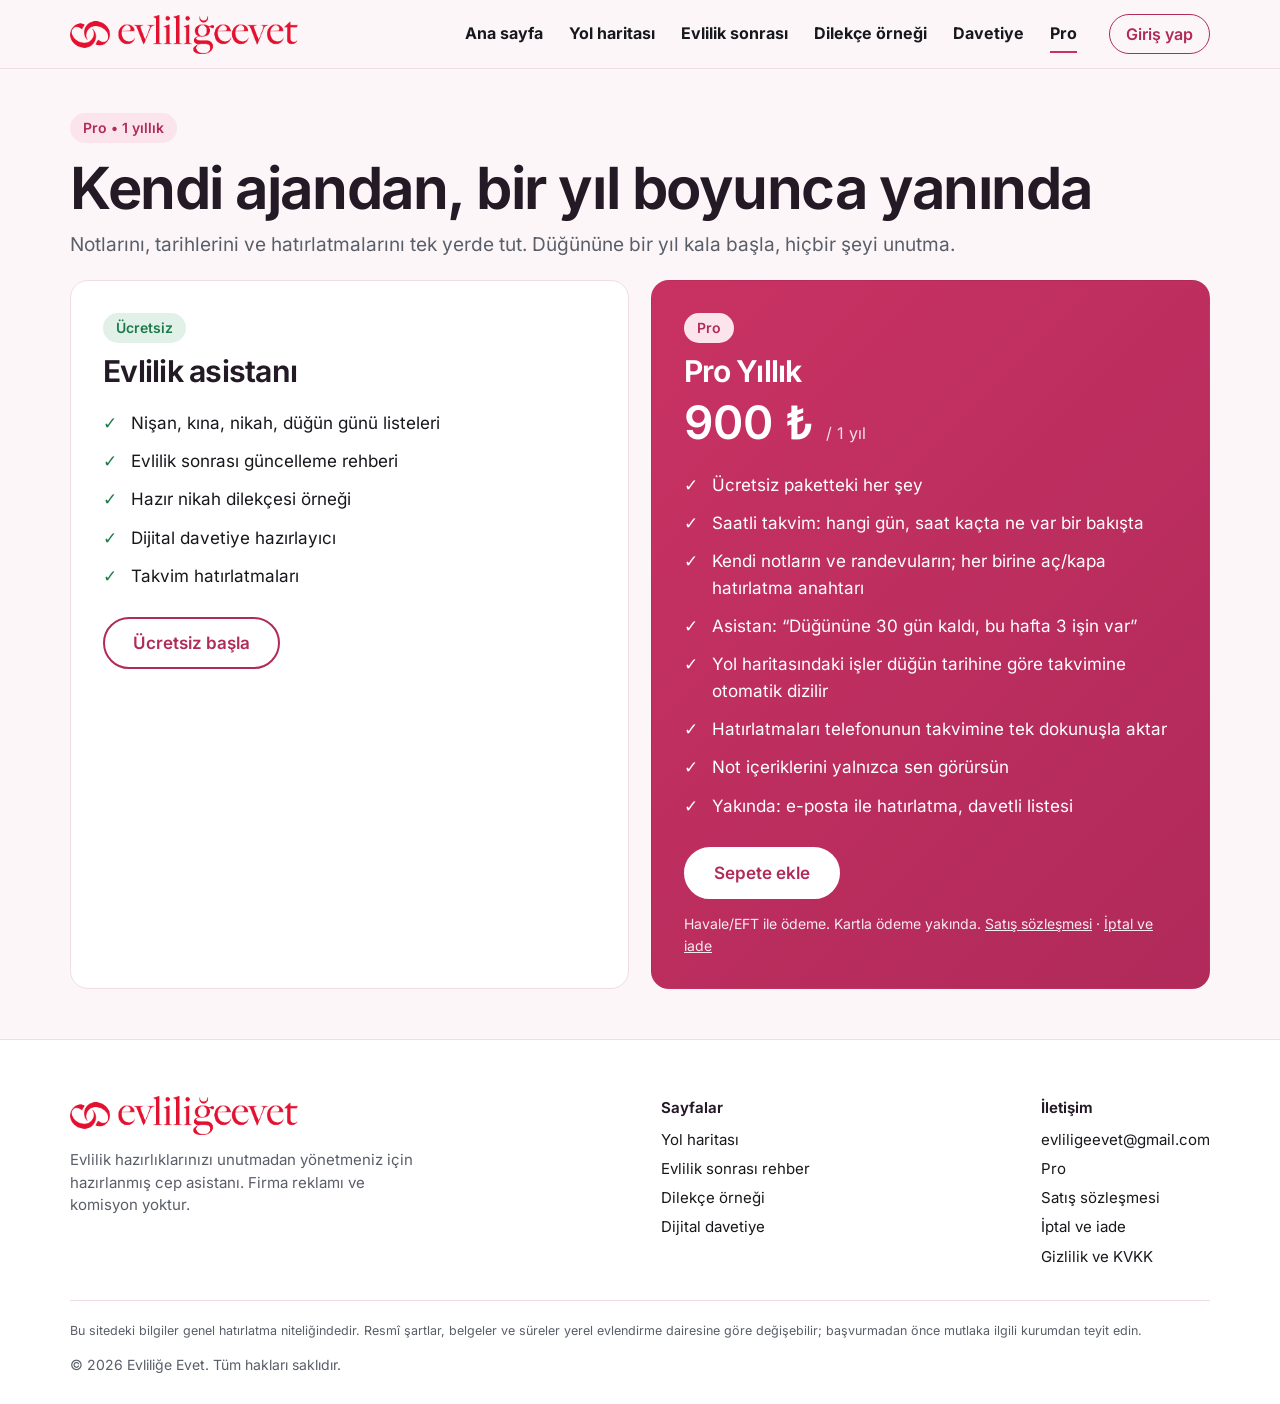
<file: pro.html>
<!doctype html><html lang="tr"><head><meta charset="utf-8"><meta name="viewport" content="width=device-width,initial-scale=1">
<title>Evliliğe Evet Pro | Davetli takibi ve hatırlatma</title><meta name="description" content="Davetli listesi, QR kodlu davetiye ve telefonunuza otomatik hatırlatma. Tek seferlik lisans."><meta name="theme-color" content="#c83263">
<meta property="og:title" content="Evliliğe Evet Pro | Davetli takibi ve hatırlatma"><meta property="og:description" content="Davetli listesi, QR kodlu davetiye ve telefonunuza otomatik hatırlatma. Tek seferlik lisans."><meta property="og:type" content="website">
<link rel="icon" href="img/icon.png"><link rel="stylesheet" href="css/style.css"></head><body data-page="pro">
<header class="top"><div class="wrap bar"><a class="logo" href="index.html" aria-label="Evliliğe Evet ana sayfa"><img src="img/logo-red.png" alt="Evliliğe Evet"></a>
<button class="burger" aria-label="Menüyü aç" aria-expanded="false" aria-controls="nav"><svg width="26" height="26" viewBox="0 0 24 24" fill="none" stroke="currentColor" stroke-width="2" stroke-linecap="round"><path d="M4 7h16M4 12h16M4 17h16"/></svg></button><nav class="m" id="nav"><div class="mh"><img src="img/logo-red.png" alt="Evliliğe Evet"><button class="kapat" type="button" aria-label="Menüyü kapat"><svg width="24" height="24" viewBox="0 0 24 24" fill="none" stroke="currentColor" stroke-width="2" stroke-linecap="round"><path d="M5 5l14 14M19 5L5 19"/></svg></button></div><a href="index.html"><svg class="ik" width="22" height="22" viewBox="0 0 24 24" fill="none" stroke="currentColor" stroke-width="1.8" stroke-linecap="round" stroke-linejoin="round" aria-hidden="true"><path d="M3 11l9-8 9 8v10h-6v-6H9v6H3z"/></svg><span><b>Ana sayfa</b><small>Başlangıç</small></span></a><a href="yol-haritasi.html" class="vurgu"><svg class="ik" width="22" height="22" viewBox="0 0 24 24" fill="none" stroke="currentColor" stroke-width="1.8" stroke-linecap="round" stroke-linejoin="round" aria-hidden="true"><path d="M9 6h11M9 12h11M9 18h11M3 6l1.5 1.5L7 5M3 12l1.5 1.5L7 11M3 18l1.5 1.5L7 17"/></svg><span><b>Yol haritası</b><small>Nişandan düğüne adım adım liste</small></span></a><a href="evlilik-sonrasi.html"><svg class="ik" width="22" height="22" viewBox="0 0 24 24" fill="none" stroke="currentColor" stroke-width="1.8" stroke-linecap="round" stroke-linejoin="round" aria-hidden="true"><path d="M12 21s-7-4.5-9.5-9A5 5 0 0112 6a5 5 0 019.5 6c-2.5 4.5-9.5 9-9.5 9z"/></svg><span><b>Evlilik sonrası</b><small>Kimlik, banka ve kurum güncellemeleri</small></span></a><a href="dilekce.html"><svg class="ik" width="22" height="22" viewBox="0 0 24 24" fill="none" stroke="currentColor" stroke-width="1.8" stroke-linecap="round" stroke-linejoin="round" aria-hidden="true"><path d="M6 3h9l5 5v13H6zM14 3v6h6M9 13h8M9 17h8"/></svg><span><b>Dilekçe örneği</b><small>Nikah başvurusu için hazır metin</small></span></a><a href="davetiye.html"><svg class="ik" width="22" height="22" viewBox="0 0 24 24" fill="none" stroke="currentColor" stroke-width="1.8" stroke-linecap="round" stroke-linejoin="round" aria-hidden="true"><path d="M3 6h18v12H3zM3 7l9 7 9-7"/></svg><span><b>Davetiye</b><small>Dakikalar içinde dijital davetiye</small></span></a><a href="pro.html" class="on"><svg class="ik" width="22" height="22" viewBox="0 0 24 24" fill="none" stroke="currentColor" stroke-width="1.8" stroke-linecap="round" stroke-linejoin="round" aria-hidden="true"><path d="M12 3l2.7 5.6 6.1.9-4.4 4.3 1 6.1L12 17l-5.4 2.9 1-6.1L3.2 9.5l6.1-.9z"/></svg><span><b>Pro</b><small>Saatli takvim ve hatırlatma asistanı</small></span></a><a href="giris.html" data-hesap class="hes"><svg class="ik" width="22" height="22" viewBox="0 0 24 24" fill="none" stroke="currentColor" stroke-width="1.8" stroke-linecap="round" stroke-linejoin="round" aria-hidden="true"><path d="M12 12a4 4 0 100-8 4 4 0 000 8zM4 21c0-4 3.6-7 8-7s8 3 8 7"/></svg><span><b>Giriş yap</b><small>Üye ol ya da giriş yap</small></span></a><div class="mf"><a href="mailto:evliligeevet@gmail.com">evliligeevet@gmail.com</a></div></nav><div class="ov" hidden></div></div></header>
<main><div class="wrap"><div class="ph"><span class="chip">Pro • 1 yıllık</span><h1 style="margin-top:14px">Kendi ajandan, bir yıl boyunca yanında</h1><p>Notlarını, tarihlerini ve hatırlatmalarını tek yerde tut. Düğününe bir yıl kala başla, hiçbir şeyi unutma.</p></div>
<div class="two" style="padding-bottom:50px"><div class="tier"><span class="chip g">Ücretsiz</span><h3 style="margin-top:12px;font-size:30px">Evlilik asistanı</h3><ul><li>Nişan, kına, nikah, düğün günü listeleri</li><li>Evlilik sonrası güncelleme rehberi</li><li>Hazır nikah dilekçesi örneği</li><li>Dijital davetiye hazırlayıcı</li><li>Takvim hatırlatmaları</li></ul><a class="btn o" href="yol-haritasi.html">Ücretsiz başla</a></div>
<div class="tier pro"><span class="chip">Pro</span><h3 style="margin-top:12px;font-size:30px">Pro Yıllık</h3><div class="price"><span data-fiyat>900 ₺</span> <span style="font:16px IN,sans-serif;opacity:.85">/ 1 yıl</span></div>
<ul><li>Ücretsiz paketteki her şey</li><li>Saatli takvim: hangi gün, saat kaçta ne var bir bakışta</li><li>Kendi notların ve randevuların; her birine aç/kapa hatırlatma anahtarı</li><li>Asistan: “Düğününe 30 gün kaldı, bu hafta 3 işin var”</li><li>Yol haritasındaki işler düğün tarihine göre takvimine otomatik dizilir</li><li>Hatırlatmaları telefonunun takvimine tek dokunuşla aktar</li><li>Not içeriklerini yalnızca sen görürsün</li><li>Yakında: e-posta ile hatırlatma, davetli listesi</li></ul>
<a class="btn" style="background:#fff;color:var(--deep);border-color:#fff" href="sepet.html">Sepete ekle</a>
<p style="margin-top:14px;font-size:14px;opacity:.9">Havale/EFT ile ödeme. Kartla ödeme yakında. <a href="sozlesme.html" style="color:#fff">Satış sözleşmesi</a> · <a href="iade.html" style="color:#fff">İptal ve iade</a></p></div></div></div></main><footer><div class="wrap"><div class="fg"><div><img src="img/logo-red.png" alt="Evliliğe Evet"><p>Evlilik hazırlıklarınızı unutmadan yönetmeniz için hazırlanmış cep asistanı. Firma reklamı ve komisyon yoktur.</p><div class="sos"><a data-sos="INSTAGRAM" hidden aria-label="Instagram" rel="noopener" target="_blank"><svg width="20" height="20" viewBox="0 0 24 24" fill="none" stroke="currentColor" stroke-width="1.9"><rect x="3" y="3" width="18" height="18" rx="5"/><circle cx="12" cy="12" r="4"/><circle cx="17.3" cy="6.7" r="1" fill="currentColor" stroke="none"/></svg></a><a data-sos="YOUTUBE" hidden aria-label="YouTube" rel="noopener" target="_blank"><svg width="22" height="22" viewBox="0 0 24 24" fill="none" stroke="currentColor" stroke-width="1.9"><rect x="2.5" y="5.5" width="19" height="13" rx="4"/><path d="M10 9.5v5l4.5-2.5z" fill="currentColor"/></svg></a><a data-sos="TIKTOK" hidden aria-label="TikTok" rel="noopener" target="_blank"><svg width="20" height="20" viewBox="0 0 24 24" fill="none" stroke="currentColor" stroke-width="1.9" stroke-linecap="round"><path d="M14 3v11.5a3.5 3.5 0 11-3.5-3.5M14 3c.4 2.6 2 4.2 5 4.4"/></svg></a><a data-sos="FACEBOOK" hidden aria-label="Facebook" rel="noopener" target="_blank"><svg width="20" height="20" viewBox="0 0 24 24" fill="none" stroke="currentColor" stroke-width="1.9" stroke-linecap="round"><path d="M14 8h3V4h-3a4 4 0 00-4 4v3H7v4h3v6h4v-6h3l1-4h-4V8z"/></svg></a></div></div>
<div><h4>Sayfalar</h4><a href="yol-haritasi.html">Yol haritası</a><a href="evlilik-sonrasi.html">Evlilik sonrası rehber</a><a href="dilekce.html">Dilekçe örneği</a><a href="davetiye.html">Dijital davetiye</a></div>
<div><h4>İletişim</h4><a href="mailto:evliligeevet@gmail.com">evliligeevet@gmail.com</a><a href="pro.html">Pro</a><a href="sozlesme.html">Satış sözleşmesi</a><a href="iade.html">İptal ve iade</a><a href="kvkk.html">Gizlilik ve KVKK</a></div></div>
<small>Bu sitedeki bilgiler genel hatırlatma niteliğindedir. Resmî şartlar, belgeler ve süreler yerel evlendirme dairesine göre değişebilir; başvurmadan önce mutlaka ilgili kurumdan teyit edin.</small>
<div class="alt2">© <span class="yil">2026</span> Evliliğe Evet. Tüm hakları saklıdır.</div></div></footer>
<script src="js/config.js"></script><script src="js/data.js"></script><script src="js/veri.js"></script><script src="js/app.js"></script><script src="js/uye.js"></script></body></html>
</file>
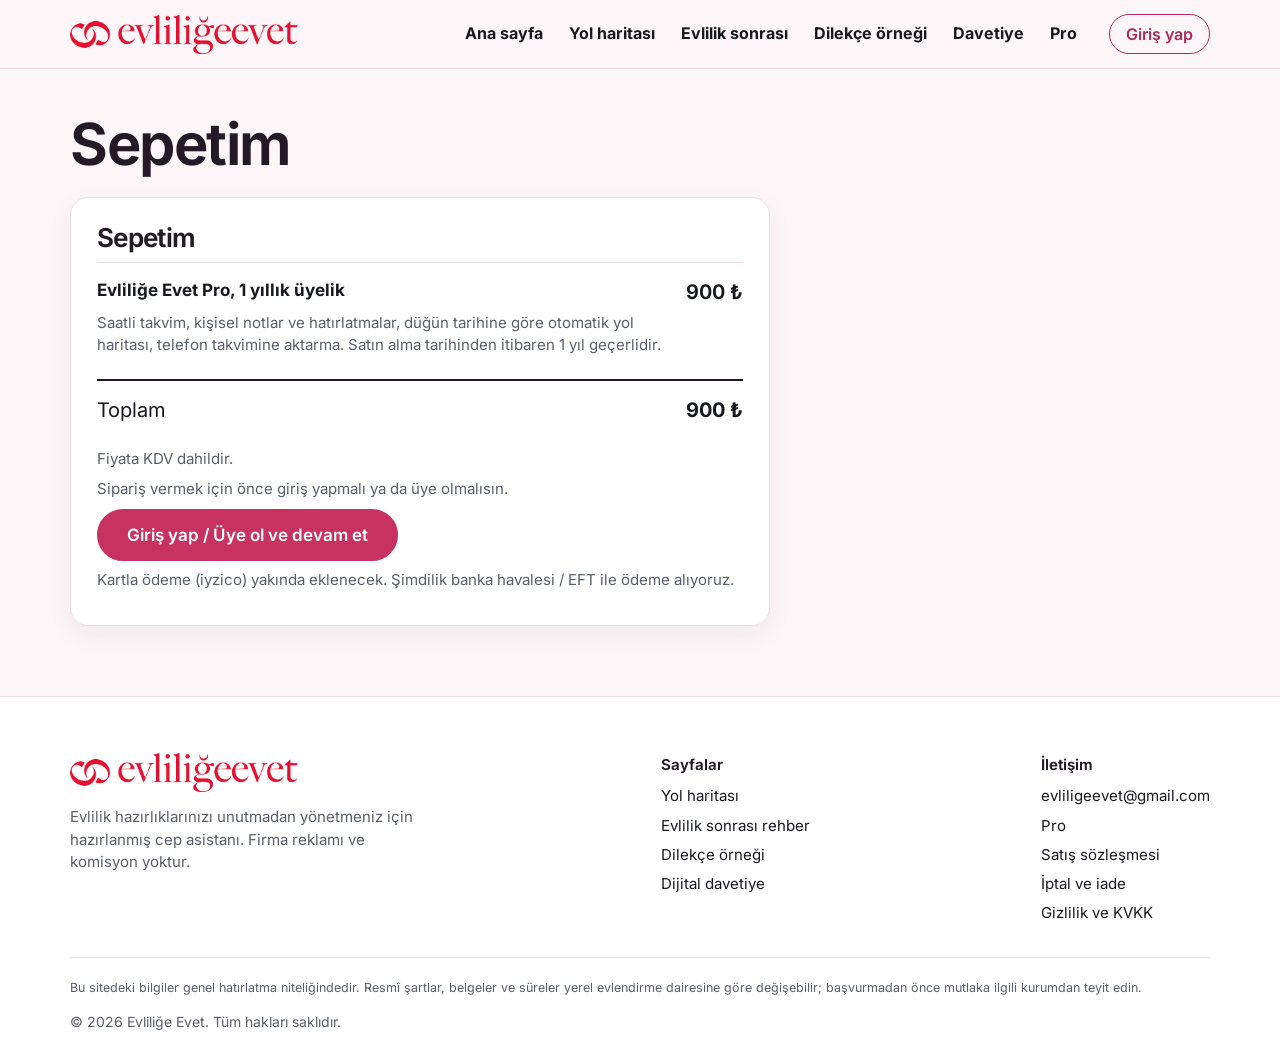
<file: sepet.html>
<!doctype html><html lang="tr"><head><meta charset="utf-8"><meta name="viewport" content="width=device-width,initial-scale=1">
<title>Sepetim | Evliliğe Evet</title><meta name="description" content="Evliliğe Evet Pro siparişi."><meta name="theme-color" content="#c83263">
<meta property="og:title" content="Sepetim | Evliliğe Evet"><meta property="og:description" content="Evliliğe Evet Pro siparişi."><meta property="og:type" content="website">
<link rel="icon" href="img/icon.png"><link rel="stylesheet" href="css/style.css"></head><body data-page="sepet">
<header class="top"><div class="wrap bar"><a class="logo" href="index.html" aria-label="Evliliğe Evet ana sayfa"><img src="img/logo-red.png" alt="Evliliğe Evet"></a>
<button class="burger" aria-label="Menüyü aç" aria-expanded="false" aria-controls="nav"><svg width="26" height="26" viewBox="0 0 24 24" fill="none" stroke="currentColor" stroke-width="2" stroke-linecap="round"><path d="M4 7h16M4 12h16M4 17h16"/></svg></button><nav class="m" id="nav"><div class="mh"><img src="img/logo-red.png" alt="Evliliğe Evet"><button class="kapat" type="button" aria-label="Menüyü kapat"><svg width="24" height="24" viewBox="0 0 24 24" fill="none" stroke="currentColor" stroke-width="2" stroke-linecap="round"><path d="M5 5l14 14M19 5L5 19"/></svg></button></div><a href="index.html"><svg class="ik" width="22" height="22" viewBox="0 0 24 24" fill="none" stroke="currentColor" stroke-width="1.8" stroke-linecap="round" stroke-linejoin="round" aria-hidden="true"><path d="M3 11l9-8 9 8v10h-6v-6H9v6H3z"/></svg><span><b>Ana sayfa</b><small>Başlangıç</small></span></a><a href="yol-haritasi.html" class="vurgu"><svg class="ik" width="22" height="22" viewBox="0 0 24 24" fill="none" stroke="currentColor" stroke-width="1.8" stroke-linecap="round" stroke-linejoin="round" aria-hidden="true"><path d="M9 6h11M9 12h11M9 18h11M3 6l1.5 1.5L7 5M3 12l1.5 1.5L7 11M3 18l1.5 1.5L7 17"/></svg><span><b>Yol haritası</b><small>Nişandan düğüne adım adım liste</small></span></a><a href="evlilik-sonrasi.html"><svg class="ik" width="22" height="22" viewBox="0 0 24 24" fill="none" stroke="currentColor" stroke-width="1.8" stroke-linecap="round" stroke-linejoin="round" aria-hidden="true"><path d="M12 21s-7-4.5-9.5-9A5 5 0 0112 6a5 5 0 019.5 6c-2.5 4.5-9.5 9-9.5 9z"/></svg><span><b>Evlilik sonrası</b><small>Kimlik, banka ve kurum güncellemeleri</small></span></a><a href="dilekce.html"><svg class="ik" width="22" height="22" viewBox="0 0 24 24" fill="none" stroke="currentColor" stroke-width="1.8" stroke-linecap="round" stroke-linejoin="round" aria-hidden="true"><path d="M6 3h9l5 5v13H6zM14 3v6h6M9 13h8M9 17h8"/></svg><span><b>Dilekçe örneği</b><small>Nikah başvurusu için hazır metin</small></span></a><a href="davetiye.html"><svg class="ik" width="22" height="22" viewBox="0 0 24 24" fill="none" stroke="currentColor" stroke-width="1.8" stroke-linecap="round" stroke-linejoin="round" aria-hidden="true"><path d="M3 6h18v12H3zM3 7l9 7 9-7"/></svg><span><b>Davetiye</b><small>Dakikalar içinde dijital davetiye</small></span></a><a href="pro.html" ><svg class="ik" width="22" height="22" viewBox="0 0 24 24" fill="none" stroke="currentColor" stroke-width="1.8" stroke-linecap="round" stroke-linejoin="round" aria-hidden="true"><path d="M12 3l2.7 5.6 6.1.9-4.4 4.3 1 6.1L12 17l-5.4 2.9 1-6.1L3.2 9.5l6.1-.9z"/></svg><span><b>Pro</b><small>Saatli takvim ve hatırlatma asistanı</small></span></a><a href="giris.html" data-hesap class="hes"><svg class="ik" width="22" height="22" viewBox="0 0 24 24" fill="none" stroke="currentColor" stroke-width="1.8" stroke-linecap="round" stroke-linejoin="round" aria-hidden="true"><path d="M12 12a4 4 0 100-8 4 4 0 000 8zM4 21c0-4 3.6-7 8-7s8 3 8 7"/></svg><span><b>Giriş yap</b><small>Üye ol ya da giriş yap</small></span></a><div class="mf"><a href="mailto:evliligeevet@gmail.com">evliligeevet@gmail.com</a></div></nav><div class="ov" hidden></div></div></header>
<main><div class="wrap"><div class="ph"><h1>Sepetim</h1></div><div style="max-width:700px;padding-bottom:70px" id="sepet">Yükleniyor...</div></div></main><footer><div class="wrap"><div class="fg"><div><img src="img/logo-red.png" alt="Evliliğe Evet"><p>Evlilik hazırlıklarınızı unutmadan yönetmeniz için hazırlanmış cep asistanı. Firma reklamı ve komisyon yoktur.</p><div class="sos"><a data-sos="INSTAGRAM" hidden aria-label="Instagram" rel="noopener" target="_blank"><svg width="20" height="20" viewBox="0 0 24 24" fill="none" stroke="currentColor" stroke-width="1.9"><rect x="3" y="3" width="18" height="18" rx="5"/><circle cx="12" cy="12" r="4"/><circle cx="17.3" cy="6.7" r="1" fill="currentColor" stroke="none"/></svg></a><a data-sos="YOUTUBE" hidden aria-label="YouTube" rel="noopener" target="_blank"><svg width="22" height="22" viewBox="0 0 24 24" fill="none" stroke="currentColor" stroke-width="1.9"><rect x="2.5" y="5.5" width="19" height="13" rx="4"/><path d="M10 9.5v5l4.5-2.5z" fill="currentColor"/></svg></a><a data-sos="TIKTOK" hidden aria-label="TikTok" rel="noopener" target="_blank"><svg width="20" height="20" viewBox="0 0 24 24" fill="none" stroke="currentColor" stroke-width="1.9" stroke-linecap="round"><path d="M14 3v11.5a3.5 3.5 0 11-3.5-3.5M14 3c.4 2.6 2 4.2 5 4.4"/></svg></a><a data-sos="FACEBOOK" hidden aria-label="Facebook" rel="noopener" target="_blank"><svg width="20" height="20" viewBox="0 0 24 24" fill="none" stroke="currentColor" stroke-width="1.9" stroke-linecap="round"><path d="M14 8h3V4h-3a4 4 0 00-4 4v3H7v4h3v6h4v-6h3l1-4h-4V8z"/></svg></a></div></div>
<div><h4>Sayfalar</h4><a href="yol-haritasi.html">Yol haritası</a><a href="evlilik-sonrasi.html">Evlilik sonrası rehber</a><a href="dilekce.html">Dilekçe örneği</a><a href="davetiye.html">Dijital davetiye</a></div>
<div><h4>İletişim</h4><a href="mailto:evliligeevet@gmail.com">evliligeevet@gmail.com</a><a href="pro.html">Pro</a><a href="sozlesme.html">Satış sözleşmesi</a><a href="iade.html">İptal ve iade</a><a href="kvkk.html">Gizlilik ve KVKK</a></div></div>
<small>Bu sitedeki bilgiler genel hatırlatma niteliğindedir. Resmî şartlar, belgeler ve süreler yerel evlendirme dairesine göre değişebilir; başvurmadan önce mutlaka ilgili kurumdan teyit edin.</small>
<div class="alt2">© <span class="yil">2026</span> Evliliğe Evet. Tüm hakları saklıdır.</div></div></footer>
<script src="js/config.js"></script><script src="js/data.js"></script><script src="js/veri.js"></script><script src="js/app.js"></script><script src="js/uye.js"></script><script src="js/sepet.js"></script></body></html>
</file>
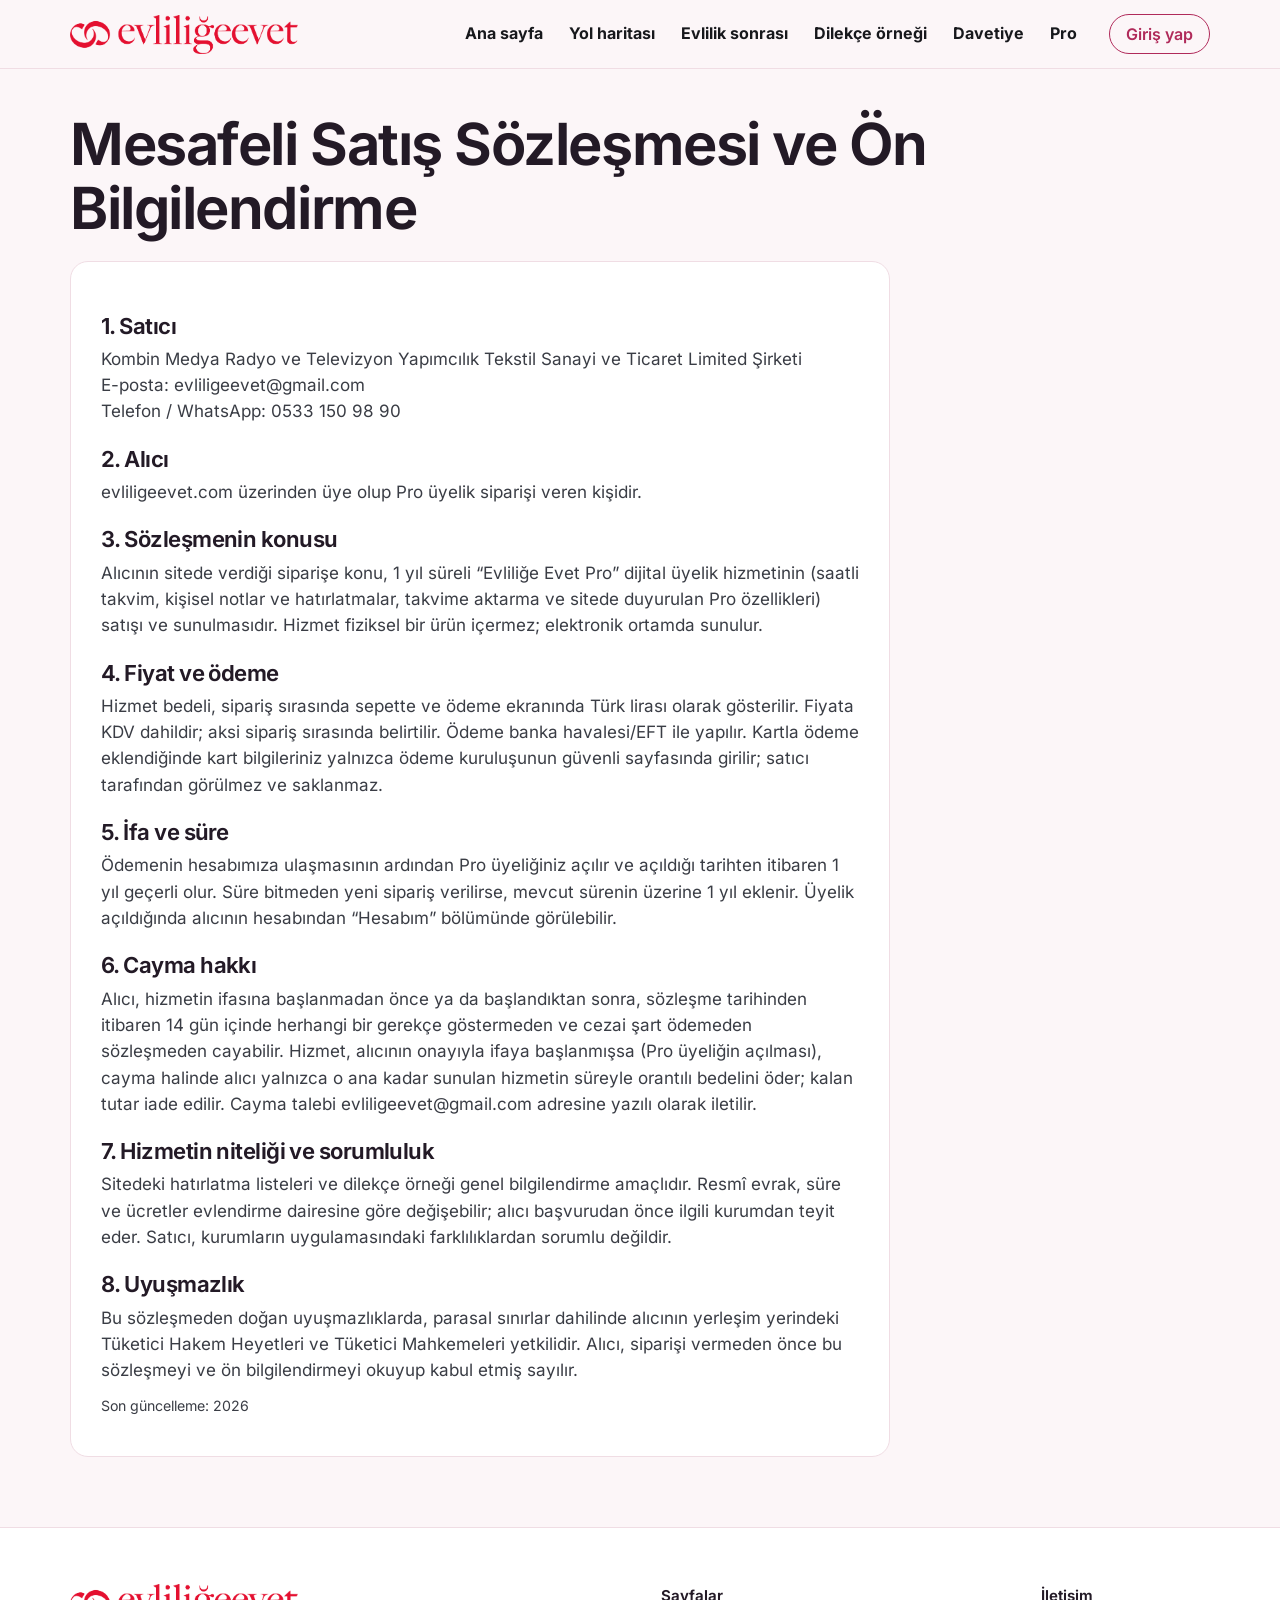
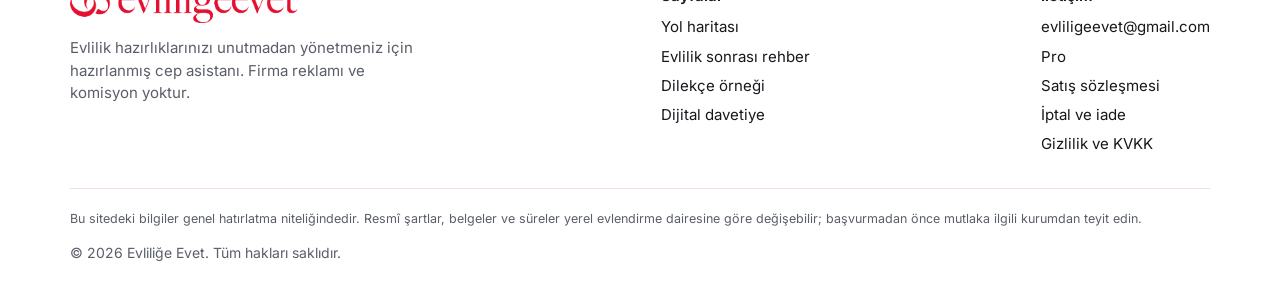
<file: sozlesme.html>
<!doctype html><html lang="tr"><head><meta charset="utf-8"><meta name="viewport" content="width=device-width,initial-scale=1">
<title>Mesafeli Satış Sözleşmesi | Evliliğe Evet</title><meta name="description" content="Evliliğe Evet Pro üyelik mesafeli satış sözleşmesi ve ön bilgilendirme."><meta name="theme-color" content="#c83263">
<meta property="og:title" content="Mesafeli Satış Sözleşmesi | Evliliğe Evet"><meta property="og:description" content="Evliliğe Evet Pro üyelik mesafeli satış sözleşmesi ve ön bilgilendirme."><meta property="og:type" content="website">
<link rel="icon" href="img/icon.png"><link rel="stylesheet" href="css/style.css"></head><body data-page="yasal">
<header class="top"><div class="wrap bar"><a class="logo" href="index.html" aria-label="Evliliğe Evet ana sayfa"><img src="img/logo-red.png" alt="Evliliğe Evet"></a>
<button class="burger" aria-label="Menüyü aç" aria-expanded="false" aria-controls="nav"><svg width="26" height="26" viewBox="0 0 24 24" fill="none" stroke="currentColor" stroke-width="2" stroke-linecap="round"><path d="M4 7h16M4 12h16M4 17h16"/></svg></button><nav class="m" id="nav"><div class="mh"><img src="img/logo-red.png" alt="Evliliğe Evet"><button class="kapat" type="button" aria-label="Menüyü kapat"><svg width="24" height="24" viewBox="0 0 24 24" fill="none" stroke="currentColor" stroke-width="2" stroke-linecap="round"><path d="M5 5l14 14M19 5L5 19"/></svg></button></div><a href="index.html"><svg class="ik" width="22" height="22" viewBox="0 0 24 24" fill="none" stroke="currentColor" stroke-width="1.8" stroke-linecap="round" stroke-linejoin="round" aria-hidden="true"><path d="M3 11l9-8 9 8v10h-6v-6H9v6H3z"/></svg><span><b>Ana sayfa</b><small>Başlangıç</small></span></a><a href="yol-haritasi.html" class="vurgu"><svg class="ik" width="22" height="22" viewBox="0 0 24 24" fill="none" stroke="currentColor" stroke-width="1.8" stroke-linecap="round" stroke-linejoin="round" aria-hidden="true"><path d="M9 6h11M9 12h11M9 18h11M3 6l1.5 1.5L7 5M3 12l1.5 1.5L7 11M3 18l1.5 1.5L7 17"/></svg><span><b>Yol haritası</b><small>Nişandan düğüne adım adım liste</small></span></a><a href="evlilik-sonrasi.html"><svg class="ik" width="22" height="22" viewBox="0 0 24 24" fill="none" stroke="currentColor" stroke-width="1.8" stroke-linecap="round" stroke-linejoin="round" aria-hidden="true"><path d="M12 21s-7-4.5-9.5-9A5 5 0 0112 6a5 5 0 019.5 6c-2.5 4.5-9.5 9-9.5 9z"/></svg><span><b>Evlilik sonrası</b><small>Kimlik, banka ve kurum güncellemeleri</small></span></a><a href="dilekce.html"><svg class="ik" width="22" height="22" viewBox="0 0 24 24" fill="none" stroke="currentColor" stroke-width="1.8" stroke-linecap="round" stroke-linejoin="round" aria-hidden="true"><path d="M6 3h9l5 5v13H6zM14 3v6h6M9 13h8M9 17h8"/></svg><span><b>Dilekçe örneği</b><small>Nikah başvurusu için hazır metin</small></span></a><a href="davetiye.html"><svg class="ik" width="22" height="22" viewBox="0 0 24 24" fill="none" stroke="currentColor" stroke-width="1.8" stroke-linecap="round" stroke-linejoin="round" aria-hidden="true"><path d="M3 6h18v12H3zM3 7l9 7 9-7"/></svg><span><b>Davetiye</b><small>Dakikalar içinde dijital davetiye</small></span></a><a href="pro.html" ><svg class="ik" width="22" height="22" viewBox="0 0 24 24" fill="none" stroke="currentColor" stroke-width="1.8" stroke-linecap="round" stroke-linejoin="round" aria-hidden="true"><path d="M12 3l2.7 5.6 6.1.9-4.4 4.3 1 6.1L12 17l-5.4 2.9 1-6.1L3.2 9.5l6.1-.9z"/></svg><span><b>Pro</b><small>Saatli takvim ve hatırlatma asistanı</small></span></a><a href="giris.html" data-hesap class="hes"><svg class="ik" width="22" height="22" viewBox="0 0 24 24" fill="none" stroke="currentColor" stroke-width="1.8" stroke-linecap="round" stroke-linejoin="round" aria-hidden="true"><path d="M12 12a4 4 0 100-8 4 4 0 000 8zM4 21c0-4 3.6-7 8-7s8 3 8 7"/></svg><span><b>Giriş yap</b><small>Üye ol ya da giriş yap</small></span></a><div class="mf"><a href="mailto:evliligeevet@gmail.com">evliligeevet@gmail.com</a></div></nav><div class="ov" hidden></div></div></header>
<main><div class="wrap"><div class="ph"><h1>Mesafeli Satış Sözleşmesi ve Ön Bilgilendirme</h1></div><div class="card yas">
<h2>1. Satıcı</h2><p class="sol" id="firma">Kombin Medya Radyo ve Televizyon Yapımcılık Tekstil Sanayi ve Ticaret Limited Şirketi<br>E-posta: evliligeevet@gmail.com<br>Telefon / WhatsApp: 0533 150 98 90</p>
<script>(function(){var A=window.AYAR||{};if(!A.SUPABASE_URL)return;fetch(A.SUPABASE_URL+"/rest/v1/ee_ayar?select=*",{headers:{apikey:A.SUPABASE_KEY}}).then(function(r){return r.json()}).then(function(a){var o={};a.forEach(function(x){o[x.anahtar]=x.deger});var p=["Kombin Medya Radyo ve Televizyon Yapımcılık Tekstil Sanayi ve Ticaret Limited Şirketi"];if(o.sirket_adres)p.push("Adres: "+o.sirket_adres);if(o.sirket_vd||o.sirket_vkn)p.push("Vergi dairesi / no: "+(o.sirket_vd||"-")+" / "+(o.sirket_vkn||"-"));p.push("E-posta: evliligeevet@gmail.com");p.push("Telefon / WhatsApp: 0533 150 98 90");var e=document.getElementById("firma");e.textContent="";p.forEach(function(x,i){if(i)e.appendChild(document.createElement("br"));e.appendChild(document.createTextNode(x))})}).catch(function(){})})();</script>
<h2>2. Alıcı</h2><p>evliligeevet.com üzerinden üye olup Pro üyelik siparişi veren kişidir.</p>
<h2>3. Sözleşmenin konusu</h2><p>Alıcının sitede verdiği siparişe konu, 1 yıl süreli “Evliliğe Evet Pro” dijital üyelik hizmetinin (saatli takvim, kişisel notlar ve hatırlatmalar, takvime aktarma ve sitede duyurulan Pro özellikleri) satışı ve sunulmasıdır. Hizmet fiziksel bir ürün içermez; elektronik ortamda sunulur.</p>
<h2>4. Fiyat ve ödeme</h2><p>Hizmet bedeli, sipariş sırasında sepette ve ödeme ekranında Türk lirası olarak gösterilir. Fiyata KDV dahildir; aksi sipariş sırasında belirtilir. Ödeme banka havalesi/EFT ile yapılır. Kartla ödeme eklendiğinde kart bilgileriniz yalnızca ödeme kuruluşunun güvenli sayfasında girilir; satıcı tarafından görülmez ve saklanmaz.</p>
<h2>5. İfa ve süre</h2><p>Ödemenin hesabımıza ulaşmasının ardından Pro üyeliğiniz açılır ve açıldığı tarihten itibaren 1 yıl geçerli olur. Süre bitmeden yeni sipariş verilirse, mevcut sürenin üzerine 1 yıl eklenir. Üyelik açıldığında alıcının hesabından “Hesabım” bölümünde görülebilir.</p>
<h2>6. Cayma hakkı</h2><p>Alıcı, hizmetin ifasına başlanmadan önce ya da başlandıktan sonra, sözleşme tarihinden itibaren 14 gün içinde herhangi bir gerekçe göstermeden ve cezai şart ödemeden sözleşmeden cayabilir. Hizmet, alıcının onayıyla ifaya başlanmışsa (Pro üyeliğin açılması), cayma halinde alıcı yalnızca o ana kadar sunulan hizmetin süreyle orantılı bedelini öder; kalan tutar iade edilir. Cayma talebi evliligeevet@gmail.com adresine yazılı olarak iletilir.</p>
<h2>7. Hizmetin niteliği ve sorumluluk</h2><p>Sitedeki hatırlatma listeleri ve dilekçe örneği genel bilgilendirme amaçlıdır. Resmî evrak, süre ve ücretler evlendirme dairesine göre değişebilir; alıcı başvurudan önce ilgili kurumdan teyit eder. Satıcı, kurumların uygulamasındaki farklılıklardan sorumlu değildir.</p>
<h2>8. Uyuşmazlık</h2><p>Bu sözleşmeden doğan uyuşmazlıklarda, parasal sınırlar dahilinde alıcının yerleşim yerindeki Tüketici Hakem Heyetleri ve Tüketici Mahkemeleri yetkilidir. Alıcı, siparişi vermeden önce bu sözleşmeyi ve ön bilgilendirmeyi okuyup kabul etmiş sayılır.</p>
<p><small>Son güncelleme: 2026</small></p></div></div></main><footer><div class="wrap"><div class="fg"><div><img src="img/logo-red.png" alt="Evliliğe Evet"><p>Evlilik hazırlıklarınızı unutmadan yönetmeniz için hazırlanmış cep asistanı. Firma reklamı ve komisyon yoktur.</p><div class="sos"><a data-sos="INSTAGRAM" hidden aria-label="Instagram" rel="noopener" target="_blank"><svg width="20" height="20" viewBox="0 0 24 24" fill="none" stroke="currentColor" stroke-width="1.9"><rect x="3" y="3" width="18" height="18" rx="5"/><circle cx="12" cy="12" r="4"/><circle cx="17.3" cy="6.7" r="1" fill="currentColor" stroke="none"/></svg></a><a data-sos="YOUTUBE" hidden aria-label="YouTube" rel="noopener" target="_blank"><svg width="22" height="22" viewBox="0 0 24 24" fill="none" stroke="currentColor" stroke-width="1.9"><rect x="2.5" y="5.5" width="19" height="13" rx="4"/><path d="M10 9.5v5l4.5-2.5z" fill="currentColor"/></svg></a><a data-sos="TIKTOK" hidden aria-label="TikTok" rel="noopener" target="_blank"><svg width="20" height="20" viewBox="0 0 24 24" fill="none" stroke="currentColor" stroke-width="1.9" stroke-linecap="round"><path d="M14 3v11.5a3.5 3.5 0 11-3.5-3.5M14 3c.4 2.6 2 4.2 5 4.4"/></svg></a><a data-sos="FACEBOOK" hidden aria-label="Facebook" rel="noopener" target="_blank"><svg width="20" height="20" viewBox="0 0 24 24" fill="none" stroke="currentColor" stroke-width="1.9" stroke-linecap="round"><path d="M14 8h3V4h-3a4 4 0 00-4 4v3H7v4h3v6h4v-6h3l1-4h-4V8z"/></svg></a></div></div>
<div><h4>Sayfalar</h4><a href="yol-haritasi.html">Yol haritası</a><a href="evlilik-sonrasi.html">Evlilik sonrası rehber</a><a href="dilekce.html">Dilekçe örneği</a><a href="davetiye.html">Dijital davetiye</a></div>
<div><h4>İletişim</h4><a href="mailto:evliligeevet@gmail.com">evliligeevet@gmail.com</a><a href="pro.html">Pro</a><a href="sozlesme.html">Satış sözleşmesi</a><a href="iade.html">İptal ve iade</a><a href="kvkk.html">Gizlilik ve KVKK</a></div></div>
<small>Bu sitedeki bilgiler genel hatırlatma niteliğindedir. Resmî şartlar, belgeler ve süreler yerel evlendirme dairesine göre değişebilir; başvurmadan önce mutlaka ilgili kurumdan teyit edin.</small>
<div class="alt2">© <span class="yil">2026</span> Evliliğe Evet. Tüm hakları saklıdır.</div></div></footer>
<script src="js/config.js"></script><script src="js/data.js"></script><script src="js/veri.js"></script><script src="js/app.js"></script><script src="js/uye.js"></script></body></html>
</file>
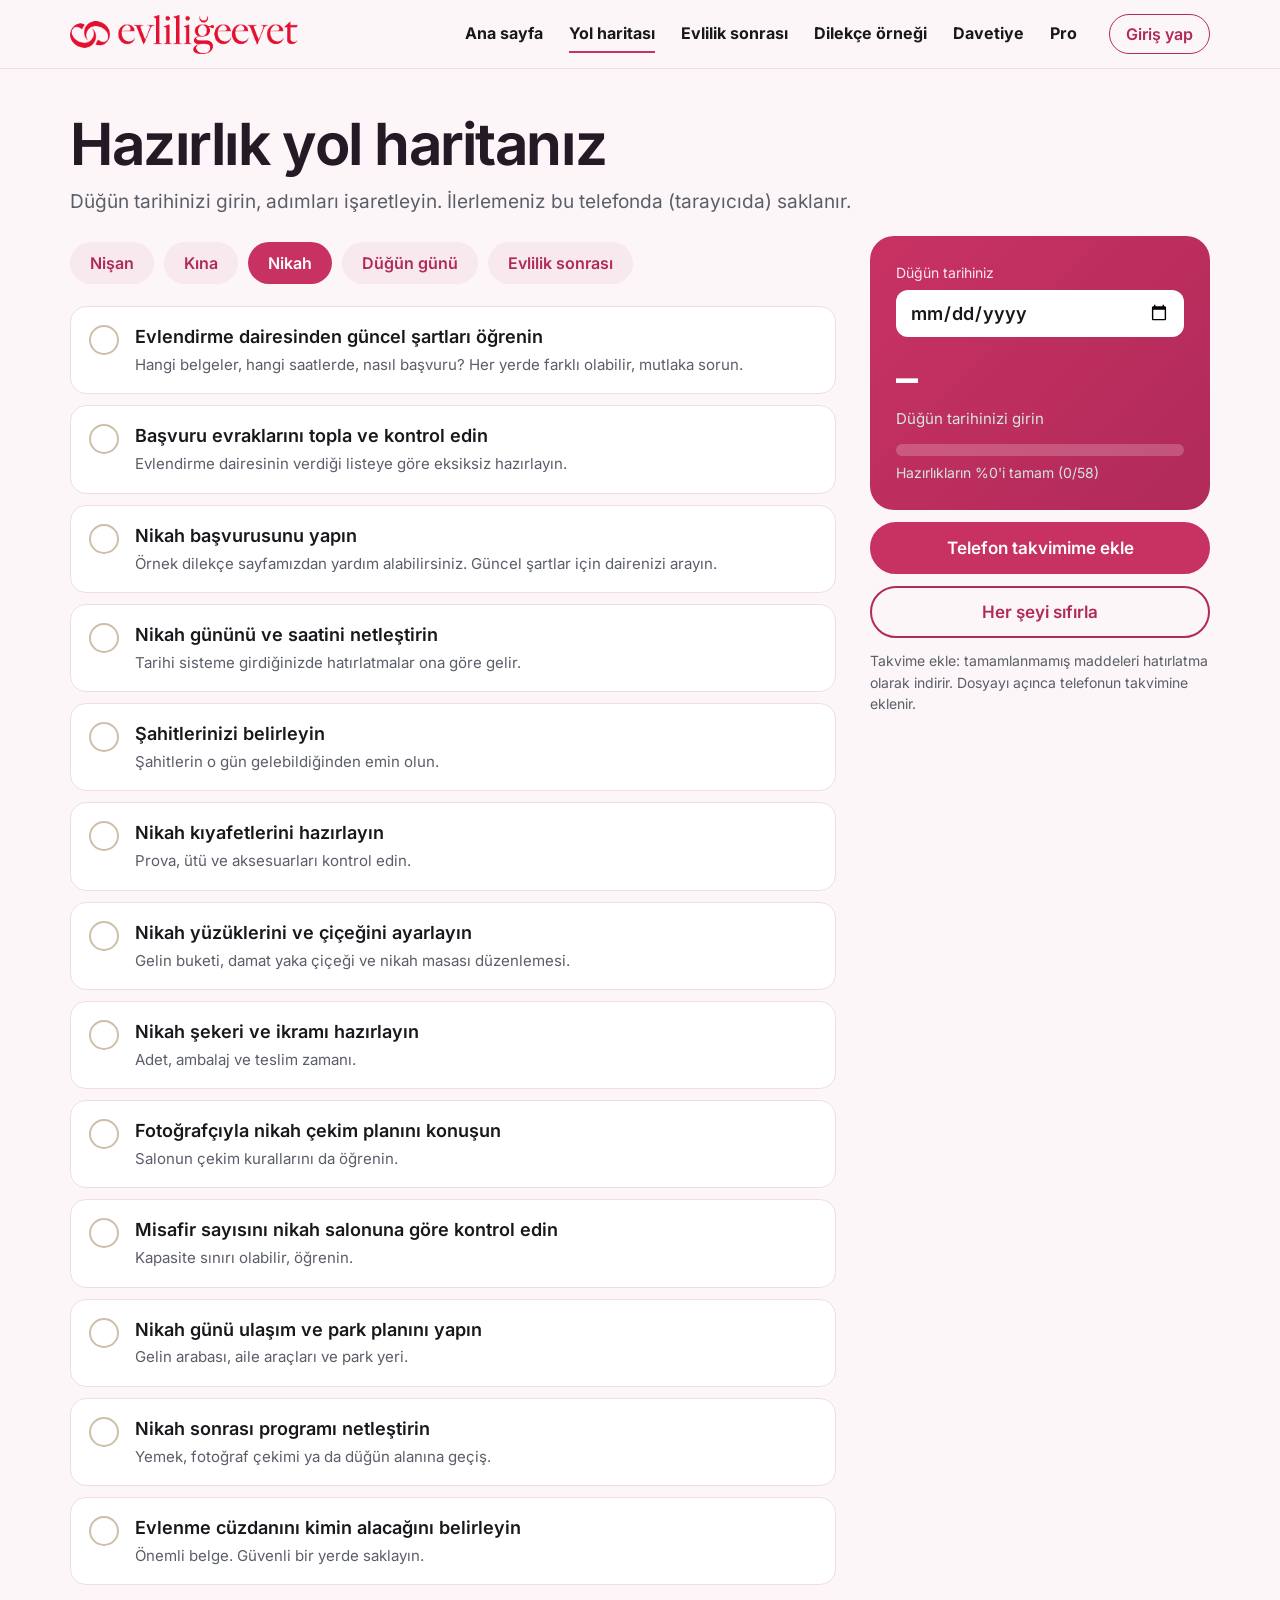
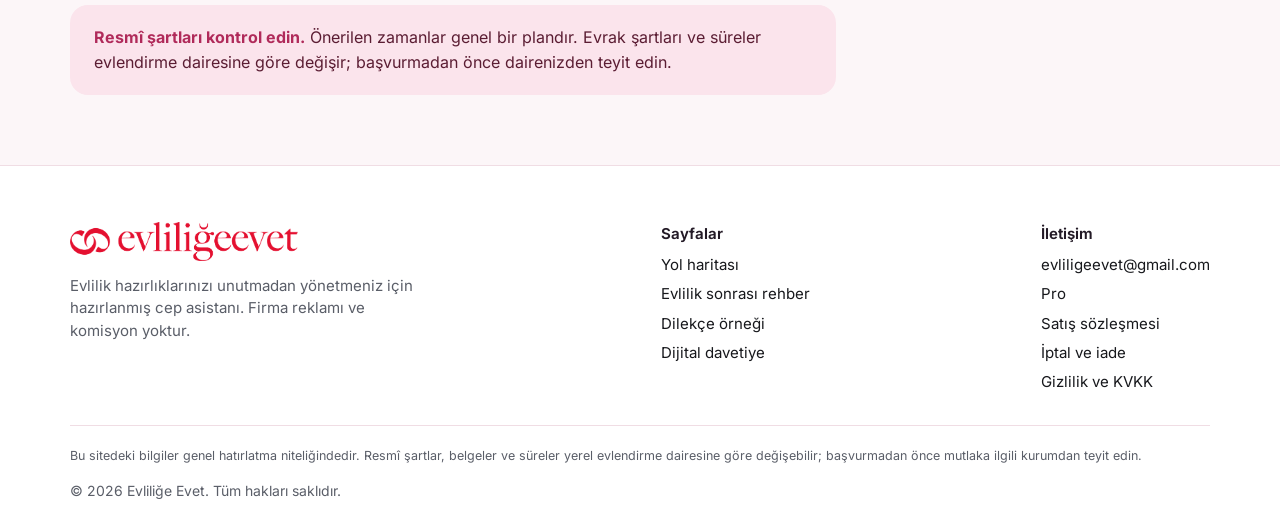
<file: yol-haritasi.html>
<!doctype html><html lang="tr"><head><meta charset="utf-8"><meta name="viewport" content="width=device-width,initial-scale=1">
<title>Hazırlık yol haritası | Evliliğe Evet</title><meta name="description" content="Nişan, kına, nikah, düğün günü ve evlilik sonrası için işaretlenebilir hazırlık listesi."><meta name="theme-color" content="#c83263">
<meta property="og:title" content="Hazırlık yol haritası | Evliliğe Evet"><meta property="og:description" content="Nişan, kına, nikah, düğün günü ve evlilik sonrası için işaretlenebilir hazırlık listesi."><meta property="og:type" content="website">
<link rel="icon" href="img/icon.png"><link rel="stylesheet" href="css/style.css"></head><body data-page="yol">
<header class="top"><div class="wrap bar"><a class="logo" href="index.html" aria-label="Evliliğe Evet ana sayfa"><img src="img/logo-red.png" alt="Evliliğe Evet"></a>
<button class="burger" aria-label="Menüyü aç" aria-expanded="false" aria-controls="nav"><svg width="26" height="26" viewBox="0 0 24 24" fill="none" stroke="currentColor" stroke-width="2" stroke-linecap="round"><path d="M4 7h16M4 12h16M4 17h16"/></svg></button><nav class="m" id="nav"><div class="mh"><img src="img/logo-red.png" alt="Evliliğe Evet"><button class="kapat" type="button" aria-label="Menüyü kapat"><svg width="24" height="24" viewBox="0 0 24 24" fill="none" stroke="currentColor" stroke-width="2" stroke-linecap="round"><path d="M5 5l14 14M19 5L5 19"/></svg></button></div><a href="index.html"><svg class="ik" width="22" height="22" viewBox="0 0 24 24" fill="none" stroke="currentColor" stroke-width="1.8" stroke-linecap="round" stroke-linejoin="round" aria-hidden="true"><path d="M3 11l9-8 9 8v10h-6v-6H9v6H3z"/></svg><span><b>Ana sayfa</b><small>Başlangıç</small></span></a><a href="yol-haritasi.html" class="on vurgu"><svg class="ik" width="22" height="22" viewBox="0 0 24 24" fill="none" stroke="currentColor" stroke-width="1.8" stroke-linecap="round" stroke-linejoin="round" aria-hidden="true"><path d="M9 6h11M9 12h11M9 18h11M3 6l1.5 1.5L7 5M3 12l1.5 1.5L7 11M3 18l1.5 1.5L7 17"/></svg><span><b>Yol haritası</b><small>Nişandan düğüne adım adım liste</small></span></a><a href="evlilik-sonrasi.html"><svg class="ik" width="22" height="22" viewBox="0 0 24 24" fill="none" stroke="currentColor" stroke-width="1.8" stroke-linecap="round" stroke-linejoin="round" aria-hidden="true"><path d="M12 21s-7-4.5-9.5-9A5 5 0 0112 6a5 5 0 019.5 6c-2.5 4.5-9.5 9-9.5 9z"/></svg><span><b>Evlilik sonrası</b><small>Kimlik, banka ve kurum güncellemeleri</small></span></a><a href="dilekce.html"><svg class="ik" width="22" height="22" viewBox="0 0 24 24" fill="none" stroke="currentColor" stroke-width="1.8" stroke-linecap="round" stroke-linejoin="round" aria-hidden="true"><path d="M6 3h9l5 5v13H6zM14 3v6h6M9 13h8M9 17h8"/></svg><span><b>Dilekçe örneği</b><small>Nikah başvurusu için hazır metin</small></span></a><a href="davetiye.html"><svg class="ik" width="22" height="22" viewBox="0 0 24 24" fill="none" stroke="currentColor" stroke-width="1.8" stroke-linecap="round" stroke-linejoin="round" aria-hidden="true"><path d="M3 6h18v12H3zM3 7l9 7 9-7"/></svg><span><b>Davetiye</b><small>Dakikalar içinde dijital davetiye</small></span></a><a href="pro.html"><svg class="ik" width="22" height="22" viewBox="0 0 24 24" fill="none" stroke="currentColor" stroke-width="1.8" stroke-linecap="round" stroke-linejoin="round" aria-hidden="true"><path d="M12 3l2.7 5.6 6.1.9-4.4 4.3 1 6.1L12 17l-5.4 2.9 1-6.1L3.2 9.5l6.1-.9z"/></svg><span><b>Pro</b><small>Saatli takvim ve hatırlatma asistanı</small></span></a><a href="giris.html" data-hesap class="hes"><svg class="ik" width="22" height="22" viewBox="0 0 24 24" fill="none" stroke="currentColor" stroke-width="1.8" stroke-linecap="round" stroke-linejoin="round" aria-hidden="true"><path d="M12 12a4 4 0 100-8 4 4 0 000 8zM4 21c0-4 3.6-7 8-7s8 3 8 7"/></svg><span><b>Giriş yap</b><small>Üye ol ya da giriş yap</small></span></a><div class="mf"><a href="mailto:evliligeevet@gmail.com">evliligeevet@gmail.com</a></div></nav><div class="ov" hidden></div></div></header>
<main><div class="wrap"><div class="ph"><h1>Hazırlık yol haritanız</h1><p>Düğün tarihinizi girin, adımları işaretleyin. İlerlemeniz bu telefonda (tarayıcıda) saklanır.</p></div>
<div class="rm"><div><div class="tabs" id="tabs"></div><div id="liste"></div>
<div class="note" style="margin-top:20px"><b>Resmî şartları kontrol edin.</b> Önerilen zamanlar genel bir plandır. Evrak şartları ve süreler evlendirme dairesine göre değişir; başvurmadan önce dairenizden teyit edin.</div></div>
<aside class="side"><div class="dcard"><label for="tarih">Düğün tarihiniz</label><input type="date" id="tarih"><div class="big" id="kalan">–</div><div id="kalanalt" style="color:#d6e6e2;font-size:15px"></div>
<div class="prog"><i id="pbar" style="width:0"></i></div><div id="ptxt" style="font-size:14px;color:#d6e6e2"></div></div>
<button class="btn r" id="icsbtn" type="button">Telefon takvimime ekle</button><button class="btn o" id="sifirla" type="button" style="background:none">Her şeyi sıfırla</button>
<p style="font-size:14px;color:var(--mut);margin-top:12px">Takvime ekle: tamamlanmamış maddeleri hatırlatma olarak indirir. Dosyayı açınca telefonun takvimine eklenir.</p></aside></div></div></main><footer><div class="wrap"><div class="fg"><div><img src="img/logo-red.png" alt="Evliliğe Evet"><p>Evlilik hazırlıklarınızı unutmadan yönetmeniz için hazırlanmış cep asistanı. Firma reklamı ve komisyon yoktur.</p><div class="sos"><a data-sos="INSTAGRAM" hidden aria-label="Instagram" rel="noopener" target="_blank"><svg width="20" height="20" viewBox="0 0 24 24" fill="none" stroke="currentColor" stroke-width="1.9"><rect x="3" y="3" width="18" height="18" rx="5"/><circle cx="12" cy="12" r="4"/><circle cx="17.3" cy="6.7" r="1" fill="currentColor" stroke="none"/></svg></a><a data-sos="YOUTUBE" hidden aria-label="YouTube" rel="noopener" target="_blank"><svg width="22" height="22" viewBox="0 0 24 24" fill="none" stroke="currentColor" stroke-width="1.9"><rect x="2.5" y="5.5" width="19" height="13" rx="4"/><path d="M10 9.5v5l4.5-2.5z" fill="currentColor"/></svg></a><a data-sos="TIKTOK" hidden aria-label="TikTok" rel="noopener" target="_blank"><svg width="20" height="20" viewBox="0 0 24 24" fill="none" stroke="currentColor" stroke-width="1.9" stroke-linecap="round"><path d="M14 3v11.5a3.5 3.5 0 11-3.5-3.5M14 3c.4 2.6 2 4.2 5 4.4"/></svg></a><a data-sos="FACEBOOK" hidden aria-label="Facebook" rel="noopener" target="_blank"><svg width="20" height="20" viewBox="0 0 24 24" fill="none" stroke="currentColor" stroke-width="1.9" stroke-linecap="round"><path d="M14 8h3V4h-3a4 4 0 00-4 4v3H7v4h3v6h4v-6h3l1-4h-4V8z"/></svg></a></div></div>
<div><h4>Sayfalar</h4><a href="yol-haritasi.html">Yol haritası</a><a href="evlilik-sonrasi.html">Evlilik sonrası rehber</a><a href="dilekce.html">Dilekçe örneği</a><a href="davetiye.html">Dijital davetiye</a></div>
<div><h4>İletişim</h4><a href="mailto:evliligeevet@gmail.com">evliligeevet@gmail.com</a><a href="pro.html">Pro</a><a href="sozlesme.html">Satış sözleşmesi</a><a href="iade.html">İptal ve iade</a><a href="kvkk.html">Gizlilik ve KVKK</a></div></div>
<small>Bu sitedeki bilgiler genel hatırlatma niteliğindedir. Resmî şartlar, belgeler ve süreler yerel evlendirme dairesine göre değişebilir; başvurmadan önce mutlaka ilgili kurumdan teyit edin.</small>
<div class="alt2">© <span class="yil">2026</span> Evliliğe Evet. Tüm hakları saklıdır.</div></div></footer>
<script src="js/config.js"></script><script src="js/data.js"></script><script src="js/veri.js"></script><script src="js/app.js"></script><script src="js/uye.js"></script></body></html>
</file>
<file: css/style.css>
@font-face{font-family:"IN";src:url(../fonts/inter-latin-ext-wght-normal.woff2) format("woff2");font-weight:100 900;font-display:swap;unicode-range:U+0100-02BA,U+02BD-02C5,U+02C7-02CC,U+02CE-02D7,U+02DD-02FF,U+0304,U+0308,U+0329,U+1D00-1DBF,U+1E00-1E9F,U+1EF2-1EFF,U+2020,U+20A0-20AB,U+20AD-20C0,U+2113,U+2C60-2C7F,U+A720-A7FF}
@font-face{font-family:"IN";src:url(../fonts/inter-latin-wght-normal.woff2) format("woff2");font-weight:100 900;font-display:swap;unicode-range:U+0000-00FF,U+0131,U+0152-0153,U+02BB-02BC,U+02C6,U+02DA,U+02DC,U+0304,U+0308,U+0329,U+2000-206F,U+20AC,U+2122,U+2191,U+2193,U+2212,U+2215,U+FEFF,U+FFFD}
:root{--plum:#231a26;--teal:#c83263;--teal2:#b02a5a;--deep:#b02a5a;--ink:#17181c;--ivory:#fcf6f8;--sand:#f7e9ee;--red:#c83263;--rose:#fbe4ec;--mut:#5a5e68;--line:#f0dde4;--ok:#1d7a4b;--okbg:#e2f1e8;--r:18px}
*{box-sizing:border-box;margin:0;padding:0}
html{scroll-behavior:smooth}
body{font-family:"IN",system-ui,sans-serif;background:var(--ivory);color:var(--ink);line-height:1.55;font-size:17px;-webkit-text-size-adjust:100%}
h1,h2,h3{font-family:"IN",system-ui,sans-serif;font-weight:650;line-height:1.1;letter-spacing:-.025em;color:var(--plum)}
a{color:var(--deep)}
img{max-width:100%;display:block}
.wrap{max-width:1180px;margin:0 auto;padding:0 20px}
.skip{position:absolute;left:-999px}
header.top{position:sticky;top:0;z-index:20;background:rgba(252,246,248,.94);backdrop-filter:blur(8px);border-bottom:1px solid var(--line)}
.bar{display:flex;align-items:center;justify-content:space-between;height:68px}
.bar .logo img{height:39px;width:auto}
nav.m{display:flex;gap:26px;align-items:center}
nav.m a{text-decoration:none;font-size:16px;font-weight:500;color:var(--ink);padding:6px 0;border-bottom:2px solid transparent}
nav.m a:hover,nav.m a.on{border-color:var(--red)}
.burger{display:none;background:none;border:0;font-size:30px;color:var(--plum);cursor:pointer;line-height:1}
.btn{display:inline-block;background:var(--teal);color:#fff;border:2px solid var(--teal);padding:14px 28px;border-radius:40px;font:600 17px "IN",sans-serif;text-decoration:none;cursor:pointer;transition:background .15s}
.btn:hover{background:var(--teal2);border-color:var(--teal2)}
.btn.o{background:none;color:var(--deep);border-color:var(--deep)}.btn.o:hover{background:var(--sand)}
.btn.r{background:var(--red);border-color:var(--red)}
.btn.sm{padding:9px 20px;font-size:15px}
.chip{display:inline-block;background:var(--rose);color:var(--deep);border-radius:20px;padding:4px 13px;font-size:14px;font-weight:600}
.chip.g{background:var(--okbg);color:var(--ok)}
.hero{padding:64px 0 46px}
.hero .g{display:grid;grid-template-columns:1.15fr .85fr;gap:50px;align-items:center}
.hero h1{font-size:clamp(40px,6.2vw,84px);margin:22px 0}
.hero h1 em{color:var(--red);font-style:normal}
.hero p.l{font-size:21px;color:var(--mut);max-width:560px}
.hero .cta{display:flex;gap:12px;flex-wrap:wrap;margin-top:32px}
.phone{width:310px;max-width:100%;margin:0 auto;background:#fff;border:9px solid var(--plum);border-radius:42px;box-shadow:0 30px 60px rgba(11,79,76,.22);padding:14px 0 18px;transform:rotate(2.5deg)}
.phone .tt{padding:10px 18px 2px}
.notif{background:#fff;border-radius:16px;padding:12px 14px;margin:9px 12px;box-shadow:0 3px 12px rgba(0,0,0,.09);font-size:14px;line-height:1.35}
.notif b{display:block;color:var(--deep);font-size:12.5px;margin-bottom:2px}
.prog{height:12px;border-radius:8px;background:var(--sand);overflow:hidden}.prog>i{display:block;height:100%;background:var(--red);border-radius:8px;transition:width .3s}
.band{background:linear-gradient(90deg,#c83263,#b02a5a);color:#fff;text-align:center;padding:16px 20px;font-size:16px}
section.s{padding:64px 0}
section.s.alt{background:var(--sand)}
section.s h2{font-size:clamp(30px,4vw,48px);margin-bottom:12px}
.lead{color:var(--mut);font-size:19px;max-width:640px;margin-bottom:34px}
.cards{display:grid;grid-template-columns:repeat(3,1fr);gap:20px}
.card{background:#fff;border-radius:var(--r);padding:28px;border:1px solid var(--line)}
.card h3{font-size:25px;margin-bottom:8px}.card p{color:var(--mut)}
.num{width:42px;height:42px;border-radius:50%;background:var(--red);color:#fff;display:flex;align-items:center;justify-content:center;font:600 20px "IN",sans-serif;margin-bottom:14px}
.two{display:grid;grid-template-columns:1fr 1fr;gap:22px}
.tier{background:#fff;border-radius:var(--r);padding:32px;border:1px solid var(--line)}
.tier.pro{background:linear-gradient(135deg,#c83263,#b02a5a);color:#fff;border-color:transparent}.tier.pro h3{color:#fff}
.tier ul{list-style:none;margin:16px 0 22px}.tier li{padding:6px 0 6px 28px;position:relative}
.tier li:before{content:"✓";position:absolute;left:0;color:var(--ok);font-weight:700}.tier.pro li:before{color:#fff}
.price{font:600 46px "IN",sans-serif;margin:6px 0}
footer{background:var(--deep);color:#fde6ee;padding:44px 0 30px;margin-top:0;font-size:15px}
footer img{height:28px;margin-bottom:14px}
footer .fg{display:flex;justify-content:space-between;gap:30px;flex-wrap:wrap}
footer a{color:#fff;display:block;margin:5px 0}
footer small{display:block;margin-top:26px;color:#f7c5d6}
.note{background:var(--rose);border-radius:var(--r);padding:20px 24px;color:#5b1d33;font-size:16px}
.note b{color:var(--deep)}
/* checklist */
.ph{padding:44px 0 20px}.ph h1{font-size:clamp(34px,5vw,58px)}.ph p{color:var(--mut);margin-top:10px;font-size:19px}
.rm{display:grid;grid-template-columns:1fr 340px;gap:34px;align-items:start;padding-bottom:70px}
.tabs{display:flex;gap:10px;flex-wrap:wrap;margin:6px 0 22px}
.tab{border:0;background:var(--sand);color:var(--deep);padding:11px 20px;border-radius:30px;font:600 16px "IN",sans-serif;cursor:pointer}
.tab.on{background:var(--red);color:#fff}
.it{display:flex;gap:16px;align-items:flex-start;background:#fff;border:1px solid var(--line);border-radius:16px;padding:16px 18px;margin-bottom:11px}
.it .ck{flex:none;width:30px;height:30px;border-radius:50%;border:2.5px solid #cdbfa9;background:#fff;cursor:pointer;color:#fff;font-size:18px;display:flex;align-items:center;justify-content:center;margin-top:2px}
.it.d .ck{background:var(--ok);border-color:var(--ok)}
.it .tx{flex:1}.it .tx b{display:block;font-size:18px;font-weight:600}.it .tx span{color:var(--mut);font-size:15px}
.it.d .tx b{text-decoration:line-through;color:var(--mut)}
.it .when{flex:none;font-size:13px}
.side{position:sticky;top:90px}
.dcard{background:linear-gradient(135deg,#c83263,#b02a5a);color:#fff;border-radius:24px;padding:26px}
.dcard label{font-size:14px;color:#fde6ee;display:block;margin-bottom:6px}
.dcard input{width:100%;padding:12px 14px;border-radius:12px;border:0;font:600 18px "IN",sans-serif;color:var(--ink)}
.dcard .big{font:600 44px "IN",sans-serif;margin:14px 0 2px}
.dcard .prog{background:rgba(255,255,255,.2);margin:14px 0 6px}.dcard .prog>i{background:#fff}
.side .btn{width:100%;text-align:center;margin-top:12px}
/* forms */
.fm{display:grid;grid-template-columns:1fr 1fr;gap:14px}
.fm .f{display:flex;flex-direction:column;gap:5px}.fm .f.w{grid-column:1/-1}
.fm label{font-size:14px;font-weight:600;color:var(--plum)}
.fm input,.fm select,.fm textarea{padding:12px 14px;border:1.5px solid var(--line);border-radius:12px;font:16px "IN",sans-serif;background:#fff;color:var(--ink);width:100%}
.fm input:focus,.fm select:focus,.fm textarea:focus{outline:2px solid var(--teal);border-color:var(--teal)}
.paper{background:#fff;border:1px solid var(--line);border-radius:6px;padding:46px 48px;box-shadow:0 10px 30px rgba(0,0,0,.07);font:17px/1.75 Georgia,"Times New Roman",serif;color:#111;min-height:560px}
.paper h3{font-family:Georgia,serif;text-align:center;color:#111;font-size:19px;margin-bottom:24px;letter-spacing:.02em}
.paper .r{text-align:right}.paper p{margin:0 0 14px;text-align:justify}
.paper table{width:100%;border-collapse:collapse;margin:14px 0}.paper td{padding:5px 8px;border-bottom:1px dotted #999;font-size:16px}.paper td:first-child{width:38%;font-weight:700;border:0}
.sp{display:grid;grid-template-columns:1fr 1fr;gap:34px;align-items:start;padding-bottom:70px}
.cv{width:100%;max-width:420px;border-radius:14px;box-shadow:0 12px 34px rgba(0,0,0,.16);margin:0 auto;background:#fff}
.tpls{display:flex;gap:10px;margin:6px 0 16px;flex-wrap:wrap}
.tpl{border:2px solid var(--line);background:#fff;border-radius:12px;padding:8px 16px;font:600 15px "IN",sans-serif;cursor:pointer;color:var(--deep)}
.tpl.on{border-color:var(--red);background:var(--red);color:#fff}
.gl{list-style:none}.gl li{margin-bottom:11px}
@media(max-width:900px){
 .hero .g,.rm,.sp,.two,.cards{grid-template-columns:1fr}
 .hero{padding-top:34px}.phone{transform:none;margin-top:10px}
 .side{position:static;order:-1}
 .paper{padding:28px 22px}.fm{grid-template-columns:1fr}
 section.s{padding:44px 0}
}
@media print{
 body *{visibility:hidden}.paper,.paper *{visibility:visible}
 .paper{position:absolute;left:0;top:0;width:100%;border:0;box-shadow:none;padding:0}
}
/* yönetim paneli */
.ad{max-width:980px;margin:0 auto;padding:30px 20px 80px}
.ad h1{font-size:40px}.ad .row{background:#fff;border:1px solid var(--line);border-radius:14px;padding:16px;margin-bottom:12px;display:grid;grid-template-columns:1fr 90px 90px;gap:10px}
.ad .row .w{grid-column:1/-1}.ad .row.off{opacity:.55}
.ad input,.ad textarea,.ad select{padding:10px 12px;border:1.5px solid var(--line);border-radius:10px;font:15px "IN",sans-serif;width:100%;background:#fff;color:var(--ink)}
.ad textarea{min-height:60px;resize:vertical}
.ad label{font-size:12.5px;font-weight:600;color:var(--plum);display:block;margin-bottom:3px}
.ad .acts{grid-column:1/-1;display:flex;gap:10px;align-items:center;flex-wrap:wrap}
.ad .msg{font-size:14px;color:var(--deep);min-height:20px}.ad .err{color:#B3122B}
.ad .box{background:#fff;border:1px solid var(--line);border-radius:18px;padding:24px;margin:20px 0}
.ad .del{background:none;border:2px solid #B3122B;color:#B3122B}.ad .del:hover{background:#fbe5e8}
@media(max-width:600px){.ad .row{grid-template-columns:1fr 1fr}.ad .row>div:first-child{grid-column:1/-1}}

/* yeni ana sayfa */
.pw{display:flex;gap:8px}.pw input{flex:1}.pw button{flex:none;padding:0 18px;border-radius:12px;border:1.5px solid var(--line);background:#fff;color:var(--deep);font:600 15px "IN",sans-serif;cursor:pointer}
body[data-page=ana] header.top{position:absolute;left:0;right:0;background:transparent;backdrop-filter:none;border:0}
body[data-page=ana] header.top .logo img{filter:brightness(0) invert(1)}
@media(min-width:901px){body[data-page=ana] nav.m a{color:#fff}body[data-page=ana] nav.m a:hover,body[data-page=ana] nav.m a.on{border-color:#fff}}
body[data-page=ana] .burger{color:#fff}
.hh{min-height:clamp(560px,82vh,800px);position:relative;background:url(../img/hero.jpg) 60% 35%/cover;display:flex;align-items:flex-end;color:#fff}
.hh:before{content:"";position:absolute;inset:0;background:linear-gradient(180deg,rgba(23,10,22,.5),rgba(23,10,22,.12) 42%,rgba(23,10,22,.78))}
.hh .wrap{position:relative;width:100%;padding-bottom:72px}
.hh h1{color:#fff;font-size:clamp(40px,6.4vw,72px);letter-spacing:-.03em;max-width:760px}
.hh p{font-size:clamp(17px,2vw,21px);margin:20px 0 32px;max-width:600px;opacity:.95;line-height:1.5}
.hh .btn.o{color:#fff;border-color:#fff}.hh .btn.o:hover{background:rgba(255,255,255,.16)}
.hh .cta{display:flex;gap:12px;flex-wrap:wrap}
.kg{display:grid;grid-template-columns:repeat(3,1fr);gap:24px}
.kc{background:#fff;border:1.5px solid var(--line);border-radius:18px;overflow:hidden;box-shadow:0 8px 24px rgba(35,26,38,.08);display:flex;flex-direction:column;text-decoration:none;color:inherit;transition:transform .15s,box-shadow .15s}
.kc:hover{transform:translateY(-3px);box-shadow:0 14px 32px rgba(35,26,38,.13)}
.kc .im{height:220px;background-size:cover;position:relative}
.kc .im em{position:absolute;left:16px;top:16px;background:#fff;color:var(--plum);font-style:normal;font-size:13px;font-weight:600;padding:6px 12px;border-radius:99px}
.kc .t{padding:22px 24px 24px;display:flex;flex-direction:column;flex:1}
.kc h3{font-size:25px}.kc span.s2{color:var(--mut);font-size:15px;margin:6px 0 20px;flex:1}
.kc b{display:block;background:var(--red);color:#fff;text-align:center;padding:14px;border-radius:99px;font-size:15px;font-weight:600}
.kc:hover b{background:var(--deep)}
.nasil{background:var(--ivory)}
.nasil .g2{display:grid;grid-template-columns:1fr 1fr;gap:64px;align-items:center}
.nasil .ph2{height:460px;border-radius:20px;background:url(../img/galeri-2.jpg) 60% 30%/cover}
.nasil ul{list-style:none;margin:28px 0}.nasil li{padding:18px 0;border-top:1px solid var(--line);display:flex;gap:16px}
.nasil li i{width:26px;height:26px;border-radius:50%;background:var(--ok);color:#fff;display:grid;place-items:center;font-size:13px;flex:none;margin-top:2px;font-style:normal}
.nasil li b{display:block;font-size:19px;margin-bottom:3px}.nasil li p{color:var(--mut);font-size:16px}
.cag{background:linear-gradient(135deg,#c83263,#b02a5a);color:#fff;padding:72px 0}
.cag .wrap{display:flex;justify-content:space-between;align-items:center;gap:30px;flex-wrap:wrap}
.cag h2{color:#fff;font-size:clamp(30px,4vw,44px);max-width:640px}
.cag .btn{background:#fff;color:var(--deep);border-color:#fff}.cag .btn:hover{background:var(--sand)}
@media(max-width:900px){.kg,.nasil .g2{grid-template-columns:1fr}.nasil .ph2{height:280px}.hh .wrap{padding-bottom:48px}}

/* menü (masaüstü: yatay, mobil: Villora tarzı yan sayfa) */
nav.m .ik,nav.m small,nav.m .mh,nav.m .mf,.ov{display:none}
nav.m a span{display:inline}
.burger{width:48px;height:48px;border-radius:50%;place-items:center}
body[data-page=ana] .burger{color:#fff}
@media(max-width:900px){
 .burger{display:grid;background:rgba(255,255,255,.0)}
 body:not([data-page=ana]) .burger:hover{background:var(--sand)}
 nav.m{display:flex;position:fixed;top:0;right:0;bottom:0;width:min(86vw,380px);z-index:60;background:#fff;flex-direction:column;align-items:stretch;gap:4px;padding:0 14px 20px;overflow:auto;transform:translateX(105%);transition:transform .25s ease;box-shadow:-18px 0 40px rgba(35,26,38,.18);visibility:hidden}
 nav.m.open{transform:none;visibility:visible}
 nav.m .mh{display:flex;align-items:center;justify-content:space-between;height:68px;margin:0 -2px 8px;border-bottom:1px solid var(--line)}
 nav.m .mh img{height:36px}
 nav.m .kapat{width:48px;height:48px;border:0;border-radius:50%;background:transparent;color:var(--plum);display:grid;place-items:center;cursor:pointer}
 nav.m .kapat:hover{background:var(--sand)}
 nav.m a,body[data-page=ana] nav.m a{display:flex;align-items:center;gap:14px;min-height:58px;padding:8px 12px;border:0;border-radius:14px;color:var(--ink);font-size:16.5px;width:auto}
 nav.m a:hover{background:var(--sand)}
 nav.m .ik{display:block;color:var(--red);flex:none}
 nav.m a span{display:grid;gap:2px;min-width:0}
 nav.m a b{font-weight:600}
 nav.m small{display:block;font-size:13.5px;font-weight:400;color:var(--mut);line-height:1.35}
 nav.m a.vurgu{background:#fbe4ec}nav.m a.vurgu b{color:var(--deep)}
 nav.m a.on{box-shadow:inset 3px 0 0 var(--red)}
 nav.m .mf{display:block;margin-top:auto;padding:16px 12px 0;border-top:1px solid var(--line)}
 nav.m .mf a{display:block;min-height:0;padding:0;font-size:15px;color:var(--deep);font-weight:600}
 .ov{position:fixed;inset:0;background:rgba(23,10,22,.45);z-index:55;display:block}.ov[hidden]{display:none}
 body.mo{overflow:hidden}
 .hh{min-height:700px;background:#231a26 url(../img/hero.jpg) 83% 0/auto 560px no-repeat}
 .hh:before{background:linear-gradient(180deg,rgba(23,10,22,.5) 0,rgba(23,10,22,0) 150px,rgba(35,26,38,0) 330px,rgba(35,26,38,.92) 500px,#231a26 560px)}
}
/* alt bilgi: beyaz */
footer{background:#fff!important;color:var(--mut)!important;border-top:1px solid var(--line);padding:56px 0 28px}
footer img{height:39px;margin-bottom:14px}
footer p{max-width:360px;line-height:1.5}
footer h4{font-size:15px;color:var(--plum);margin-bottom:8px;font-weight:650}
footer a{color:var(--ink)!important;display:block;margin:6px 0;text-decoration:none}footer a:hover{color:var(--deep)!important}
footer small{color:var(--mut)!important;border-top:1px solid var(--line);padding-top:20px}
footer .alt2{margin-top:14px;font-size:14px;color:var(--mut)}
.sos{display:flex;gap:10px;margin-top:16px}
.sos a{display:grid!important;place-items:center;width:42px;height:42px;border-radius:50%;background:var(--sand);color:var(--deep)!important;margin:0!important}
.sos a:hover{background:var(--red);color:#fff!important}
.sos a[hidden]{display:none!important}
@media(max-width:900px){header.top{backdrop-filter:none;-webkit-backdrop-filter:none}}
/* üyelik, sepet, ajanda */
.pw{display:flex;gap:8px}
label.rz{display:flex;gap:8px;align-items:flex-start;font-size:15px;color:var(--mut);cursor:pointer;margin:6px 0}
label.rz input{width:auto;margin-top:4px}
.kutu{background:#fff;border:1.5px solid var(--line);border-radius:18px;padding:26px;box-shadow:0 8px 24px rgba(35,26,38,.06)}
.kutu h2{font-size:26px;margin-bottom:10px}
.not2{color:var(--mut);font-size:15px;margin:8px 0;line-height:1.5}
.lst{list-style:none;margin:12px 0 18px}.lst li{padding:5px 0 5px 28px;position:relative}.lst li:before{content:"✓";position:absolute;left:0;color:var(--ok);font-weight:700}
.spr{display:flex;justify-content:space-between;gap:16px;align-items:flex-start;padding:14px 0;border-top:1px solid var(--line)}
.spr .fy{font-weight:650;font-size:20px;white-space:nowrap}
.spt{display:flex;justify-content:space-between;padding:14px 0;border-top:2px solid var(--plum);font-size:20px}
.odk{margin:14px 0;background:var(--ivory);border:1.5px dashed var(--red);border-radius:14px;padding:16px}
.odT{width:100%;border-collapse:collapse;margin-bottom:8px}.odT td{padding:8px 4px;border-bottom:1px solid var(--line);vertical-align:middle;word-break:break-word}.odT td.sol{color:var(--mut);width:36%}
.del2{margin-left:8px;align-self:flex-start}
.yas{max-width:820px;padding:30px;margin-bottom:70px}.yas h2{font-size:22px;margin:22px 0 8px}.yas p{margin-bottom:8px;color:#3a3d45}
nav.m a.hes{margin-left:6px;border:1.5px solid var(--deep)!important;color:var(--deep)!important;padding:7px 16px;border-radius:99px}
@media(min-width:901px){nav.m a.hes .ik,nav.m a.hes small{display:none}nav.m a.hes b{font-weight:600}body[data-page=ana] nav.m a.hes{border-color:#fff!important;color:#fff!important}}
@media(max-width:900px){nav.m a.hes{margin:0;border:0!important;color:var(--ink)!important;padding:8px 12px;border-radius:14px}}
.tab.ak{background:var(--red);color:#fff}

/* ---- v7: bildirim, anahtar, takvim, asistan, yönetim özeti ---- */
.toast{position:fixed;left:50%;bottom:26px;transform:translate(-50%,20px);background:#1d7a4b;color:#fff;padding:13px 24px;border-radius:40px;font:600 16px "IN",sans-serif;box-shadow:0 10px 30px rgba(0,0,0,.25);opacity:0;pointer-events:none;transition:.25s;z-index:99;max-width:90vw;text-align:center}
.toast.on{opacity:1;transform:translate(-50%,0)}.toast.err{background:#b3122b}
.btn.ok{background:var(--ok);border-color:var(--ok)}
.sw{position:relative;display:inline-block;width:46px;height:28px;flex:none}
.sw input{opacity:0;width:0;height:0;position:absolute}
.sw i{position:absolute;inset:0;background:#d8c9ce;border-radius:28px;cursor:pointer;transition:.2s}
.sw i:before{content:"";position:absolute;width:22px;height:22px;left:3px;top:3px;background:#fff;border-radius:50%;transition:.2s;box-shadow:0 1px 3px rgba(0,0,0,.3)}
.sw input:checked+i{background:var(--ok)}.sw input:checked+i:before{transform:translateX(18px)}
.sw input:focus-visible+i{outline:2px solid var(--teal);outline-offset:2px}
.asis{background:linear-gradient(150deg,#c83263,#8f2147);color:#fff;border-radius:22px;padding:24px 26px;margin-bottom:18px}
.asis h2{font-size:26px;margin-bottom:8px;color:#fff}.asis p{margin:4px 0;font-size:16.5px;line-height:1.5}
.asis .ln{display:flex;gap:12px;flex-wrap:wrap;align-items:flex-end;margin-top:16px}
.asis label{font-size:13px;display:block;margin-bottom:4px;opacity:.9}
.asis input[type=date]{padding:10px 12px;border-radius:12px;border:0;font:16px "IN",sans-serif}
.asis .btn{background:#fff;color:var(--deep);border-color:#fff}.asis .btn:hover{background:var(--sand)}
.asis .nw{background:rgba(255,255,255,.16);border-radius:14px;padding:10px 14px;margin-top:10px;font-size:15.5px}
.kt{background:#fff;border:1.5px solid var(--line);border-radius:18px;padding:18px;margin-bottom:18px}
.kt .bs{display:flex;justify-content:space-between;align-items:center;margin-bottom:10px}.kt .bs b{font-size:20px}
.kt .bs button{border:0;background:var(--sand);color:var(--deep);width:38px;height:38px;border-radius:50%;font-size:20px;cursor:pointer}
.kg7{display:grid;grid-template-columns:repeat(7,1fr);gap:4px}
.kg7 .hd{text-align:center;font-size:12.5px;font-weight:600;color:var(--mut);padding:4px 0}
.kg7 .gn{min-height:58px;border:1px solid var(--line);border-radius:10px;background:#fff;padding:4px 5px;cursor:pointer;font:600 14px "IN",sans-serif;text-align:left;color:var(--ink);display:flex;flex-direction:column;gap:3px;align-items:flex-start}
.kg7 .gn.bos{background:transparent;border-color:transparent;cursor:default}
.kg7 .gn.bg{border-color:var(--red)}.kg7 .gn.sec{background:var(--rose);border-color:var(--red)}
.kg7 .gn.dg{background:var(--red);color:#fff;border-color:var(--red)}
.kg7 .nk{display:flex;gap:3px;flex-wrap:wrap}.kg7 .nk s{width:8px;height:8px;border-radius:50%;background:var(--red);display:block}
.kg7 .nk s.g{background:var(--ok)}.kg7 .nk s.o{background:#e08a00}.kg7 .nk s.t{background:#9aa}
.kg7 .gn.dg .nk s{background:#fff}
.kg7 .sy{font-size:11.5px;font-weight:500;color:var(--mut)}.kg7 .gn.dg .sy{color:#fff}
.aj7{display:flex;gap:12px;align-items:flex-start;background:#fff;border:1px solid var(--line);border-radius:14px;padding:13px 15px;margin-bottom:9px}
.aj7.d{opacity:.6}.aj7.d b{text-decoration:line-through}
.aj7 .sa{flex:none;min-width:54px;font:600 15px "IN",sans-serif;color:var(--deep);background:var(--rose);border-radius:10px;padding:5px 8px;text-align:center}
.aj7 .tx{flex:1;min-width:0}.aj7 .tx b{display:block;font-size:17px}.aj7 .tx span{color:var(--mut);font-size:14.5px;display:block}
.aj7 .sg{display:flex;flex-direction:column;align-items:center;gap:4px;font-size:11.5px;color:var(--mut);flex:none}
.aj7 .sil7{border:0;background:none;color:#b3122b;font:600 14px "IN",sans-serif;cursor:pointer;padding:4px}
.aj7 .ck7{flex:none;width:28px;height:28px;border-radius:50%;border:2.5px solid #cdbfa9;background:#fff;cursor:pointer;color:#fff;font-size:16px;display:flex;align-items:center;justify-content:center}
.aj7.d .ck7{background:var(--ok);border-color:var(--ok)}
.ayr{display:flex;gap:14px;align-items:center;justify-content:space-between;padding:10px 0;border-top:1px solid var(--line)}
.ayr:first-child{border-top:0}.ayr p{margin:2px 0 0;font-size:14px;color:var(--mut)}
@media(max-width:600px){.kg7 .gn{min-height:46px;padding:3px}.kg7 .sy{display:none}.asis{padding:20px}}
/* yönetim */
.kpi{display:grid;grid-template-columns:repeat(auto-fit,minmax(150px,1fr));gap:12px;margin:12px 0 20px}
.kpi div{background:#fff;border:1px solid var(--line);border-radius:14px;padding:14px 16px}
.kpi small{display:block;font-size:12.5px;color:var(--mut);font-weight:600}.kpi b{font-size:26px;color:var(--deep)}
.bars{display:flex;gap:8px;align-items:flex-end;height:150px;margin:10px 0 4px}
.bars div{flex:1;display:flex;flex-direction:column;justify-content:flex-end;align-items:center;height:100%;font-size:11px;color:var(--mut);text-align:center}
.bars i{display:block;width:100%;background:var(--red);border-radius:6px 6px 0 0;min-height:2px}
.bars span{font-size:10.5px}
.ad .ykt{font-size:12.5px;display:flex;gap:14px;flex-wrap:wrap;color:var(--mut);margin:6px 0 10px}
.ykt s{display:inline-block;width:10px;height:10px;border-radius:50%;background:var(--red);margin-right:5px;vertical-align:-1px}
.ykt s.g{background:var(--ok)}.ykt s.o{background:#e08a00}
/* yönetim: sol menülü düzen */
.ad{max-width:1180px}
.ust7{display:flex;justify-content:space-between;align-items:center;flex-wrap:wrap;gap:10px;margin-bottom:6px}
.ay7{display:grid;grid-template-columns:210px 1fr;gap:26px;align-items:start;margin-top:10px}
.sol7{position:sticky;top:14px;display:flex;flex-direction:column;gap:6px;background:#fff;border:1px solid var(--line);border-radius:18px;padding:12px}
.sol7 .tab{width:100%;text-align:left;border-radius:12px;padding:12px 16px;font-size:16px}
.ic7{min-width:0}.ic7 .box:first-child{margin-top:0}
@media(max-width:820px){.ay7{grid-template-columns:1fr;gap:12px}.sol7{position:static;flex-direction:row;overflow-x:auto;padding:8px;gap:8px}.sol7 .tab{width:auto;white-space:nowrap}}
</file>
